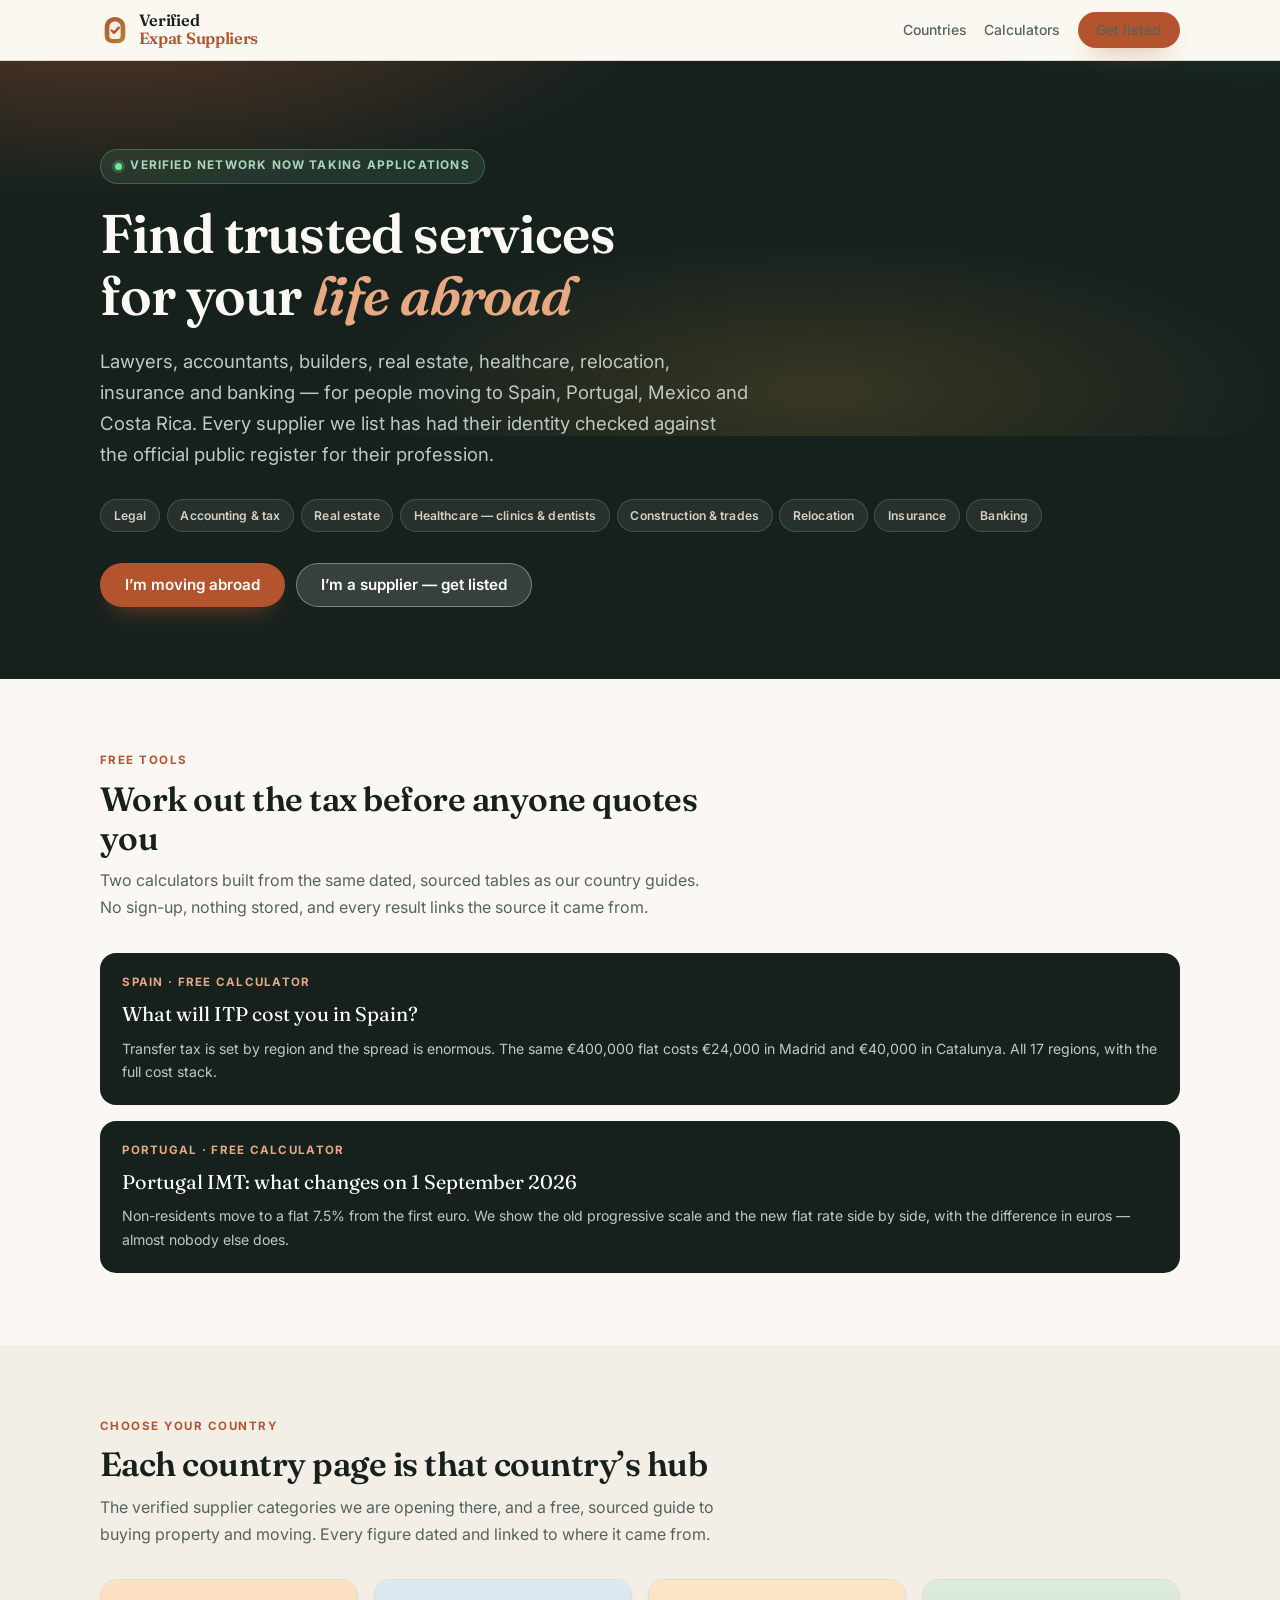
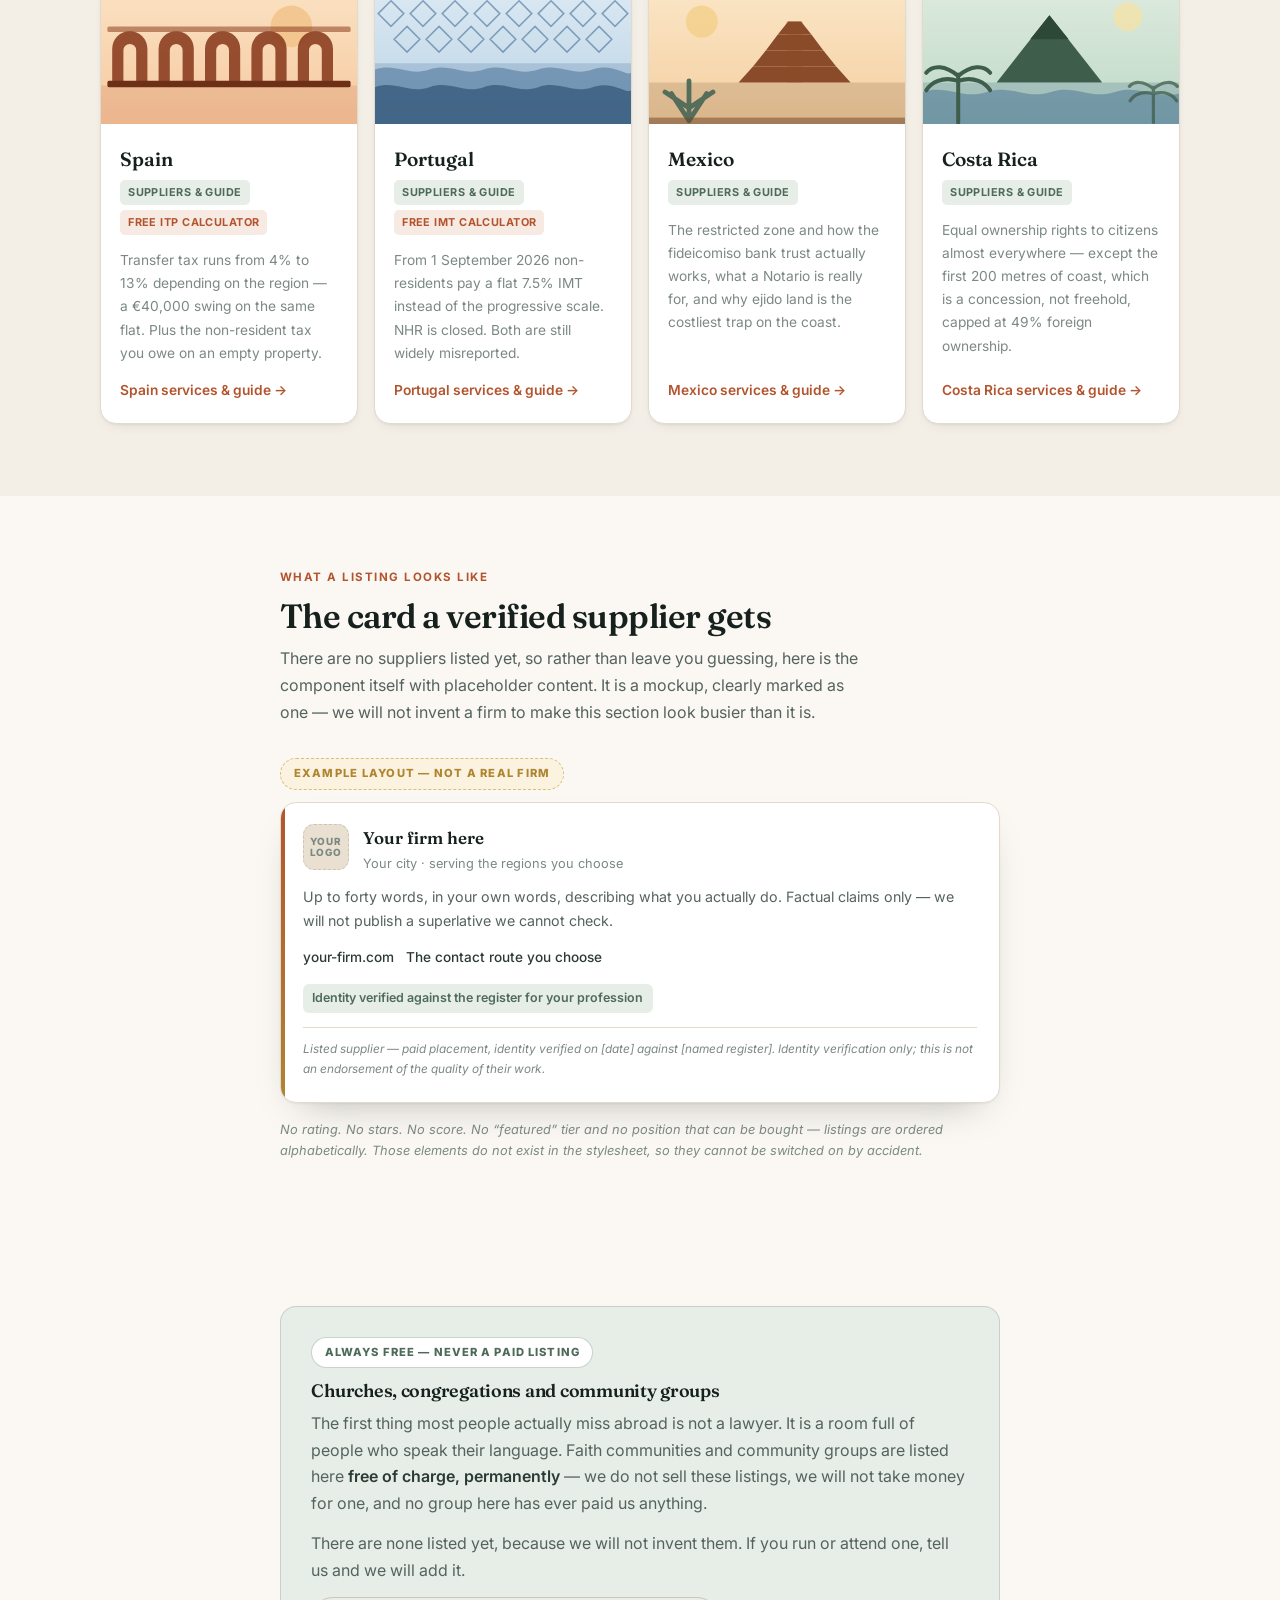
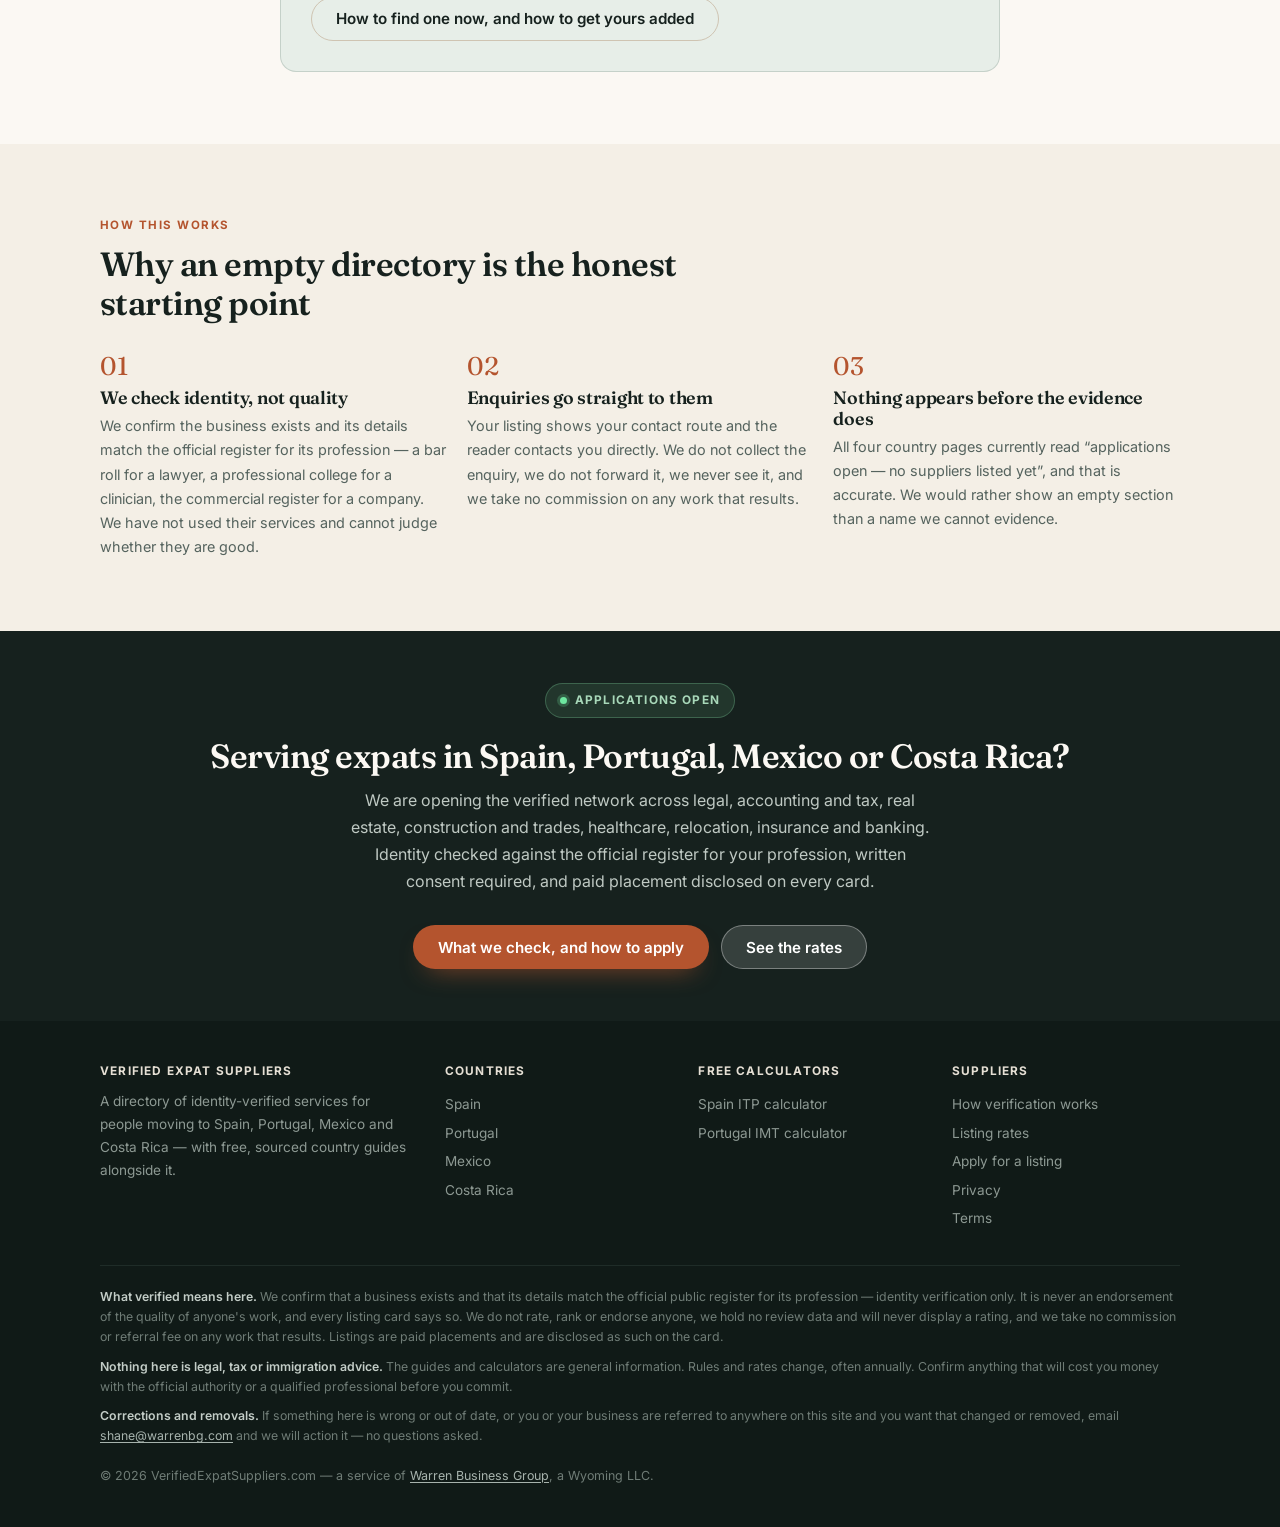
<file: index.html>
<!DOCTYPE html>
<html lang="en">
<head>
  <meta name="google-site-verification" content="yyzo3aQHIK1LxIy3PZMqnrf1hSeuXZPA-B-aoXvJIKo" />
  <meta charset="UTF-8">
  <meta name="viewport" content="width=device-width, initial-scale=1.0">
  <title>Verified Expat Suppliers — Trusted Services for Spain, Portugal, Mexico and Costa Rica</title>
  <meta name="description" content="A directory of identity-verified services for expats — legal, accounting and tax, real estate, construction and trades, healthcare, relocation, insurance and banking — in Spain, Portugal, Mexico and Costa Rica. Free property tax calculators and sourced country guides.">
  <link rel="canonical" href="https://verifiedexpatsuppliers.com/">
  <link rel="icon" href="/assets/logo.svg" type="image/svg+xml">
  <meta name="theme-color" content="#16211E">
  <meta property="og:type" content="website">
  <meta property="og:site_name" content="Verified Expat Suppliers">
  <meta property="og:title" content="Verified Expat Suppliers — Trusted Services for Spain, Portugal, Mexico and Costa Rica">
  <meta property="og:description" content="A directory of identity-verified services for expats — legal, accounting and tax, real estate, construction and trades, healthcare, relocation, insurance and banking — in Spain, Portugal, Mexico and Costa Rica. Free property tax calculators and sourced country guides.">
  <meta property="og:url" content="https://verifiedexpatsuppliers.com/">
  <meta name="twitter:card" content="summary_large_image">
  <meta name="twitter:title" content="Verified Expat Suppliers — Trusted Services for Spain, Portugal, Mexico and Costa Rica">
  <meta name="twitter:description" content="A directory of identity-verified services for expats — legal, accounting and tax, real estate, construction and trades, healthcare, relocation, insurance and banking — in Spain, Portugal, Mexico and Costa Rica. Free property tax calculators and sourced country guides.">
  <link rel="preconnect" href="https://fonts.googleapis.com">
  <link rel="preconnect" href="https://fonts.gstatic.com" crossorigin>
  <link href="https://fonts.googleapis.com/css2?family=Fraunces:opsz,wght@9..144,400;9..144,600&family=Inter:wght@400;500;600;700&display=swap" rel="stylesheet">
  <link rel="stylesheet" href="/assets/site.css">
  <script async src="https://pagead2.googlesyndication.com/pagead/js/adsbygoogle.js?client=ca-pub-6286935824893984" crossorigin="anonymous"></script>
</head>
<body>

<header class="site-head">
  <div class="shell head-in">
    <a class="logo" href="/">
      <img class="logo-mark" src="/assets/logo.svg" alt="" width="30" height="30">
      <span class="logo-txt">Verified<br><em>Expat Suppliers</em></span>
    </a>
    <nav class="head-nav">
      <a href="/#countries" class="nav-hide">Countries</a>
      <a href="/spain/itp-calculator/" class="nav-hide">Calculators</a>
      <a href="/for-suppliers/" class="btn btn-primary btn-sm">Get listed</a>
    </nav>
  </div>
</header>

<section class="hero">
  <div class="shell hero-in">
    <span class="pill pill-open"><span class="dot"></span>Verified network now taking applications</span>
    <h1>Find trusted services for your <span class="accent">life abroad</span></h1>
    <p class="hero-lede">Lawyers, accountants, builders, real estate, healthcare, relocation, insurance and banking &mdash; for people moving to Spain, Portugal, Mexico and Costa Rica. Every supplier we list has had their identity checked against the official public register for their profession.</p>
    <div class="chips"><span class="chip">Legal</span><span class="chip">Accounting &amp; tax</span><span class="chip">Real estate</span><span class="chip">Healthcare &mdash; clinics &amp; dentists</span><span class="chip">Construction &amp; trades</span><span class="chip">Relocation</span><span class="chip">Insurance</span><span class="chip">Banking</span></div>
    <div class="hero-ctas">
      <a class="btn btn-primary" href="#countries">I&rsquo;m moving abroad</a>
      <a class="btn btn-light" href="/for-suppliers/">I&rsquo;m a supplier &mdash; get listed</a>
    </div>
  </div>
</section>

<section class="section">
  <div class="shell">
    <div class="section-head">
      <div class="eyebrow">Free tools</div>
      <h2>Work out the tax before anyone quotes you</h2>
      <p>Two calculators built from the same dated, sourced tables as our country guides. No sign-up, nothing stored, and every result links the source it came from.</p>
    </div>
    <div class="country-grid" style="grid-template-columns:1fr">
      <div style="display:grid;gap:1rem;grid-template-columns:1fr">
        <a class="calc-cta" href="/spain/itp-calculator/" style="margin:0">
          <div class="k">Spain &middot; free calculator</div>
          <div class="t">What will ITP cost you in Spain?</div>
          <div class="d">Transfer tax is set by region and the spread is enormous. The same &euro;400,000 flat costs &euro;24,000 in Madrid and &euro;40,000 in Catalunya. All 17 regions, with the full cost stack.</div>
        </a>
        <a class="calc-cta" href="/portugal/imt-calculator/" style="margin:0">
          <div class="k">Portugal &middot; free calculator</div>
          <div class="t">Portugal IMT: what changes on 1 September 2026</div>
          <div class="d">Non-residents move to a flat 7.5% from the first euro. We show the old progressive scale and the new flat rate side by side, with the difference in euros &mdash; almost nobody else does.</div>
        </a>
      </div>
    </div>
  </div>
</section>

<section class="section section-alt" id="countries">
  <div class="shell">
    <div class="section-head">
      <div class="eyebrow">Choose your country</div>
      <h2>Each country page is that country&rsquo;s hub</h2>
      <p>The verified supplier categories we are opening there, and a free, sourced guide to buying property and moving. Every figure dated and linked to where it came from.</p>
    </div>
    <div class="country-grid">
      <a class="country-card" href="/spain/">
        <img class="country-art" src="/assets/art-spain.svg" alt="" width="320" height="180" loading="lazy">
        <div class="country-body">
          <div class="country-name">Spain</div>
          <div class="country-meta"><span class="tagx">Suppliers &amp; guide</span><span class="tagx tagx-clay">Free ITP calculator</span></div>
          <p class="country-sub">Transfer tax runs from 4% to 13% depending on the region &mdash; a &euro;40,000 swing on the same flat. Plus the non-resident tax you owe on an empty property.</p>
          <span class="country-go">Spain services &amp; guide &rarr;</span>
        </div>
      </a>
      <a class="country-card" href="/portugal/">
        <img class="country-art" src="/assets/art-portugal.svg" alt="" width="320" height="180" loading="lazy">
        <div class="country-body">
          <div class="country-name">Portugal</div>
          <div class="country-meta"><span class="tagx">Suppliers &amp; guide</span><span class="tagx tagx-clay">Free IMT calculator</span></div>
          <p class="country-sub">From 1 September 2026 non-residents pay a flat 7.5% IMT instead of the progressive scale. NHR is closed. Both are still widely misreported.</p>
          <span class="country-go">Portugal services &amp; guide &rarr;</span>
        </div>
      </a>
      <a class="country-card" href="/mexico/">
        <img class="country-art" src="/assets/art-mexico.svg" alt="" width="320" height="180" loading="lazy">
        <div class="country-body">
          <div class="country-name">Mexico</div>
          <div class="country-meta"><span class="tagx">Suppliers &amp; guide</span></div>
          <p class="country-sub">The restricted zone and how the fideicomiso bank trust actually works, what a Notario is really for, and why ejido land is the costliest trap on the coast.</p>
          <span class="country-go">Mexico services &amp; guide &rarr;</span>
        </div>
      </a>
      <a class="country-card" href="/costa-rica/">
        <img class="country-art" src="/assets/art-costa-rica.svg" alt="" width="320" height="180" loading="lazy">
        <div class="country-body">
          <div class="country-name">Costa Rica</div>
          <div class="country-meta"><span class="tagx">Suppliers &amp; guide</span></div>
          <p class="country-sub">Equal ownership rights to citizens almost everywhere &mdash; except the first 200 metres of coast, which is a concession, not freehold, capped at 49% foreign ownership.</p>
          <span class="country-go">Costa Rica services &amp; guide &rarr;</span>
        </div>
      </a>
    </div>
  </div>
</section>

<section class="section">
  <div class="shell-n" style="padding-inline:0">
    <div class="section-head" style="padding-inline:var(--pad)">
      <div class="eyebrow">What a listing looks like</div>
      <h2>The card a verified supplier gets</h2>
      <p>There are no suppliers listed yet, so rather than leave you guessing, here is the component itself with placeholder content. It is a mockup, clearly marked as one &mdash; we will not invent a firm to make this section look busier than it is.</p>
    </div>
    <div style="padding-inline:var(--pad)">
      <div class="sample-wrap">
        <span class="sample-flag">Example layout &mdash; not a real firm</span>
        <div class="supplier-card">
          <div class="sc-top">
            <div class="sc-avatar">Your<br>logo</div>
            <div>
              <div class="sc-name">Your firm here</div>
              <div class="sc-where">Your city &middot; serving the regions you choose</div>
            </div>
          </div>
          <p class="sc-blurb">Up to forty words, in your own words, describing what you actually do. Factual claims only &mdash; we will not publish a superlative we cannot check.</p>
          <div class="sc-row">
            <span>your-firm.com</span>
            <span>The contact route you choose</span>
          </div>
          <span class="sc-verified">Identity verified against the register for your profession</span>
          <span class="sc-disclosure">Listed supplier &mdash; paid placement, identity verified on [date] against [named register]. Identity verification only; this is not an endorsement of the quality of their work.</span>
        </div>
        <p class="calc-note" style="margin-top:1rem">No rating. No stars. No score. No &ldquo;featured&rdquo; tier and no position that can be bought &mdash; listings are ordered alphabetically. Those elements do not exist in the stylesheet, so they cannot be switched on by accident.</p>
      </div>
    </div>
  </div>
</section>


<section class="section">
  <div class="shell-n" style="padding-inline:0">
    <div style="padding-inline:var(--pad)">
      <div class="free-band">
        <span class="free-tag">Always free &mdash; never a paid listing</span>
        <h3>Churches, congregations and community groups</h3>
        <p>The first thing most people actually miss abroad is not a lawyer. It is a room full of people who speak their language. Faith communities and community groups are listed here <strong>free of charge, permanently</strong> &mdash; we do not sell these listings, we will not take money for one, and no group here has ever paid us anything.</p>
        <p>There are none listed yet, because we will not invent them. If you run or attend one, tell us and we will add it.</p>
        <a class="btn btn-outline" href="/community/">How to find one now, and how to get yours added</a>
      </div>
    </div>
  </div>
</section>

<section class="section section-alt">
  <div class="shell">
    <div class="section-head">
      <div class="eyebrow">How this works</div>
      <h2>Why an empty directory is the honest starting point</h2>
    </div>
    <div class="feature">
      <div class="feature-item">
        <span class="feature-num">01</span>
        <h3>We check identity, not quality</h3>
        <p>We confirm the business exists and its details match the official register for its profession &mdash; a bar roll for a lawyer, a professional college for a clinician, the commercial register for a company. We have not used their services and cannot judge whether they are good.</p>
      </div>
      <div class="feature-item">
        <span class="feature-num">02</span>
        <h3>Enquiries go straight to them</h3>
        <p>Your listing shows your contact route and the reader contacts you directly. We do not collect the enquiry, we do not forward it, we never see it, and we take no commission on any work that results.</p>
      </div>
      <div class="feature-item">
        <span class="feature-num">03</span>
        <h3>Nothing appears before the evidence does</h3>
        <p>All four country pages currently read &ldquo;applications open &mdash; no suppliers listed yet&rdquo;, and that is accurate. We would rather show an empty section than a name we cannot evidence.</p>
      </div>
    </div>
  </div>
</section>


<section class="band">
  <div class="shell band-in">
    <span class="pill pill-open"><span class="dot"></span>Applications open</span>
    <h2>Serving expats in Spain, Portugal, Mexico or Costa Rica?</h2>
    <p>We are opening the verified network across legal, accounting and tax, real estate, construction and trades, healthcare, relocation, insurance and banking. Identity checked against the official register for your profession, written consent required, and paid placement disclosed on every card.</p>
    <div class="hero-ctas" style="justify-content:center">
      <a class="btn btn-primary" href="/for-suppliers/">What we check, and how to apply</a>
      <a class="btn btn-light" href="/pricing/">See the rates</a>
    </div>
  </div>
</section>


<footer class="site-foot">
  <div class="shell">
    <div class="foot-cols">
      <div class="foot-brand">
        <h4>Verified Expat Suppliers</h4>
        <p>A directory of identity-verified services for people moving to Spain, Portugal, Mexico and Costa Rica &mdash; with free, sourced country guides alongside it.</p>
      </div>
      <div>
        <h4>Countries</h4>
        <a href="/spain/">Spain</a>
        <a href="/portugal/">Portugal</a>
        <a href="/mexico/">Mexico</a>
        <a href="/costa-rica/">Costa Rica</a>
      </div>
      <div>
        <h4>Free calculators</h4>
        <a href="/spain/itp-calculator/">Spain ITP calculator</a>
        <a href="/portugal/imt-calculator/">Portugal IMT calculator</a>
      </div>
      <div>
        <h4>Suppliers</h4>
        <a href="/for-suppliers/">How verification works</a>
        <a href="/pricing/">Listing rates</a>
        <a href="/apply/">Apply for a listing</a>
        <a href="/privacy.html">Privacy</a>
        <a href="/terms.html">Terms</a>
      </div>
    </div>
    <div class="foot-small">
      <p><strong style="color:#C3CDC7">What verified means here.</strong> We confirm that a business exists and that its details match the official public register for its profession &mdash; identity verification only. It is never an endorsement of the quality of anyone's work, and every listing card says so. We do not rate, rank or endorse anyone, we hold no review data and will never display a rating, and we take no commission or referral fee on any work that results. Listings are paid placements and are disclosed as such on the card.</p>
      <p><strong style="color:#C3CDC7">Nothing here is legal, tax or immigration advice.</strong> The guides and calculators are general information. Rules and rates change, often annually. Confirm anything that will cost you money with the official authority or a qualified professional before you commit.</p>
      <p><strong style="color:#C3CDC7">Corrections and removals.</strong> If something here is wrong or out of date, or you or your business are referred to anywhere on this site and you want that changed or removed, email <a href="mailto:shane@warrenbg.com?subject=verifiedexpatsuppliers.com%20correction%20or%20removal">shane@warrenbg.com</a> and we will action it &mdash; no questions asked.</p>
      <p class="foot-base">&copy; 2026 VerifiedExpatSuppliers.com &mdash; a service of <a href="https://warrenbg.com">Warren Business Group</a>, a Wyoming LLC.</p>
    </div>
  </div>
</footer>

</body>
</html>
</file>
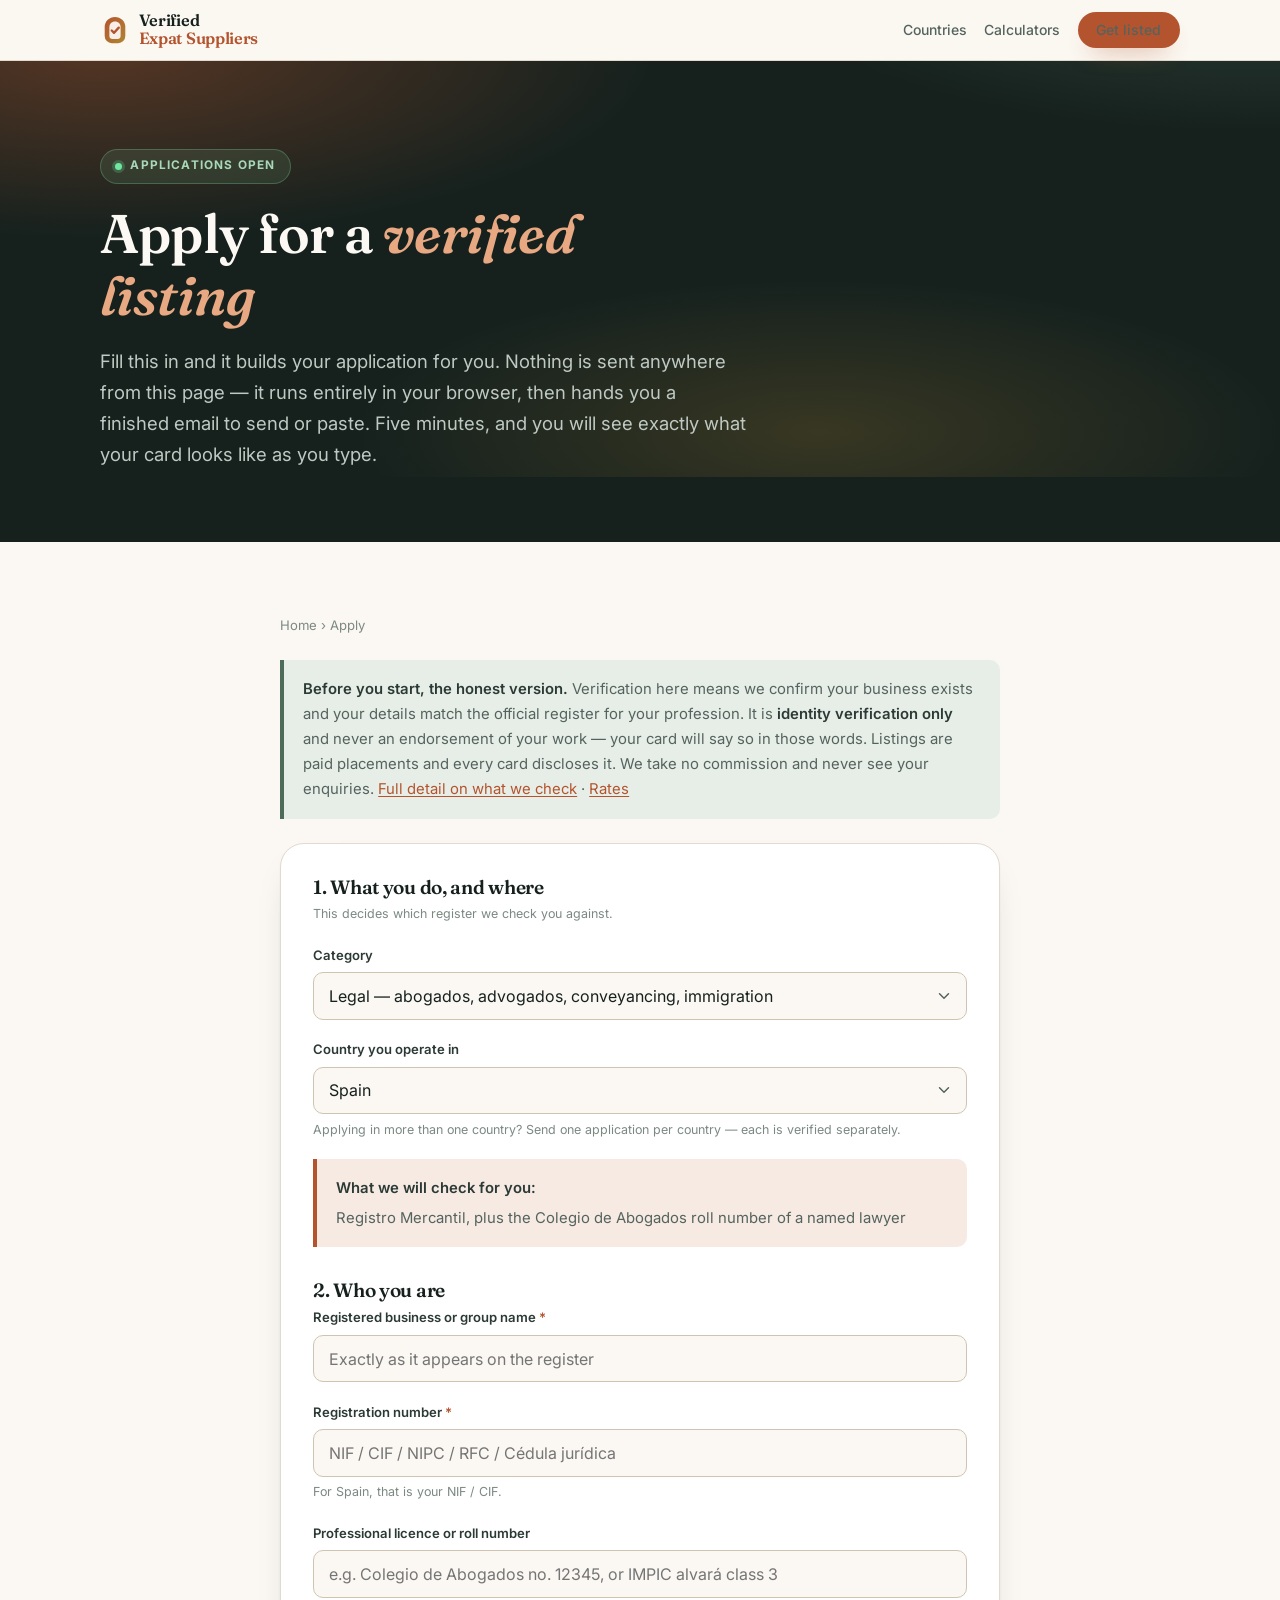
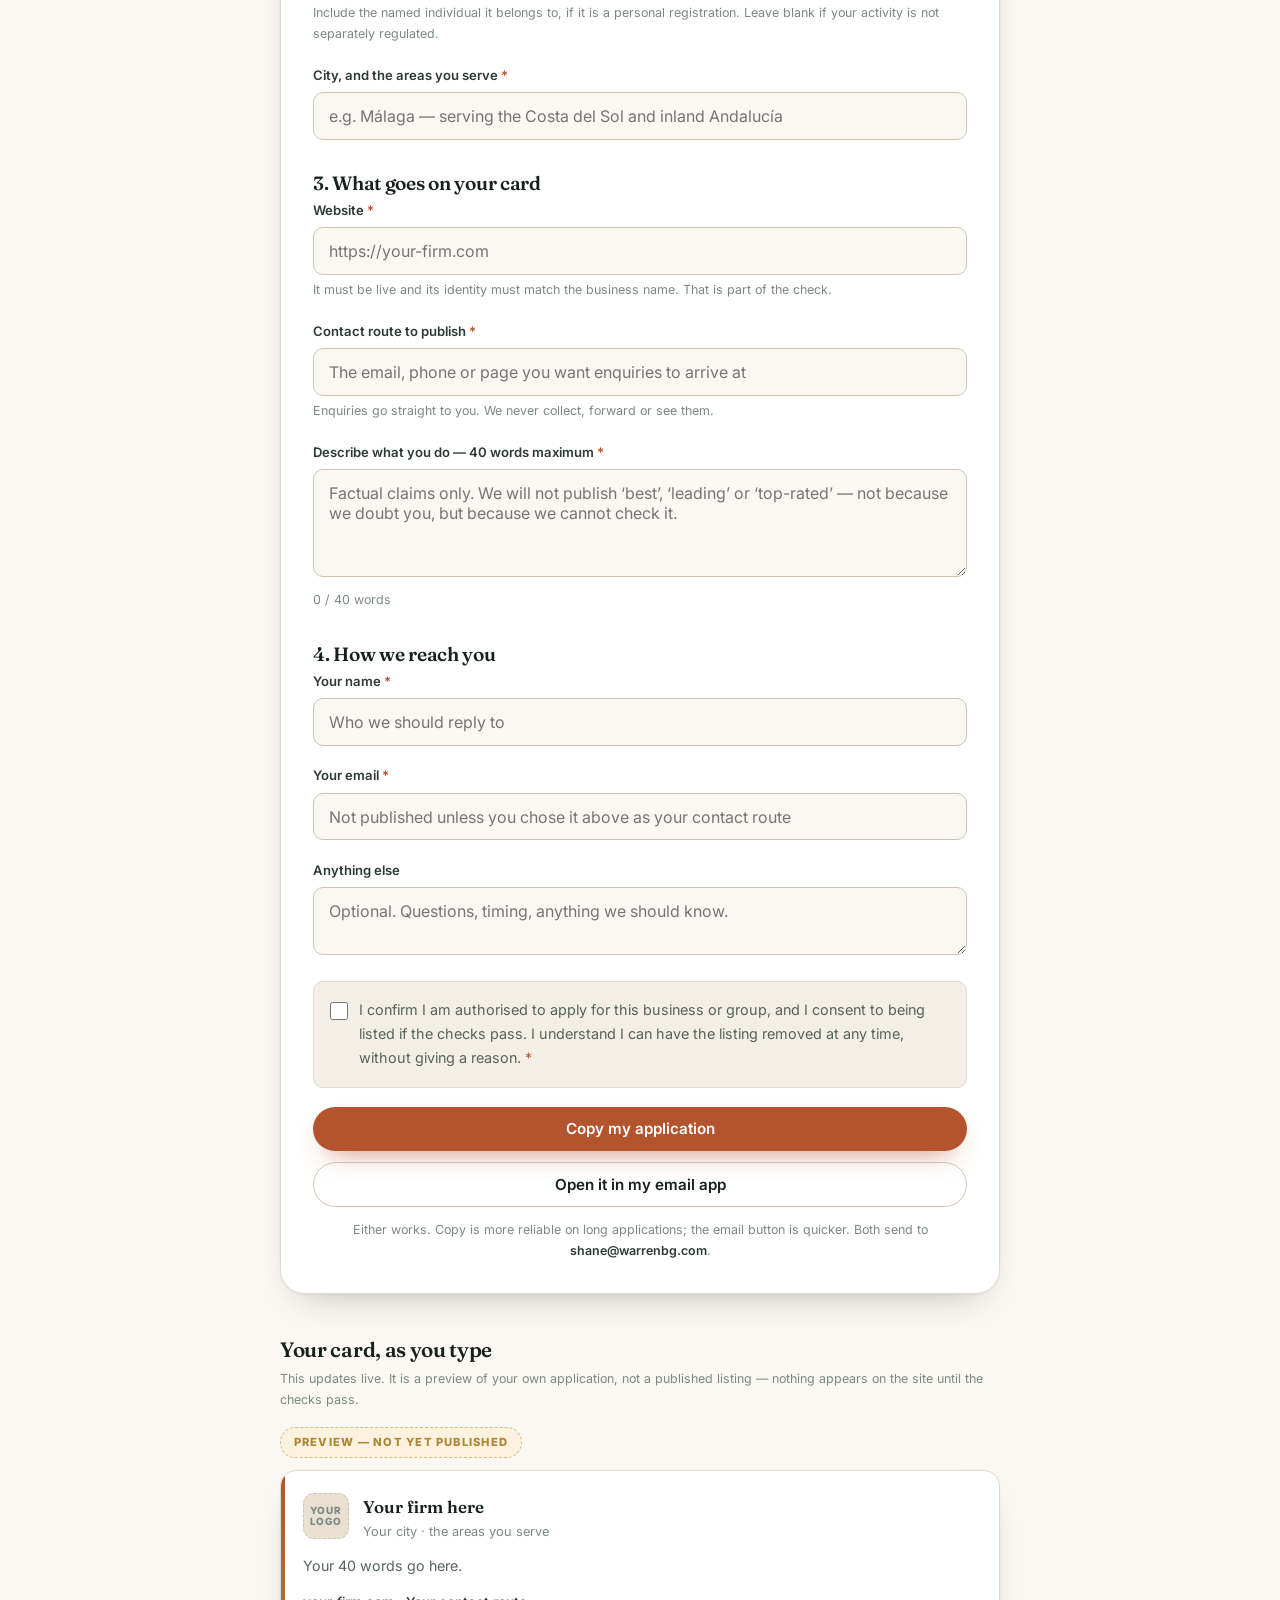
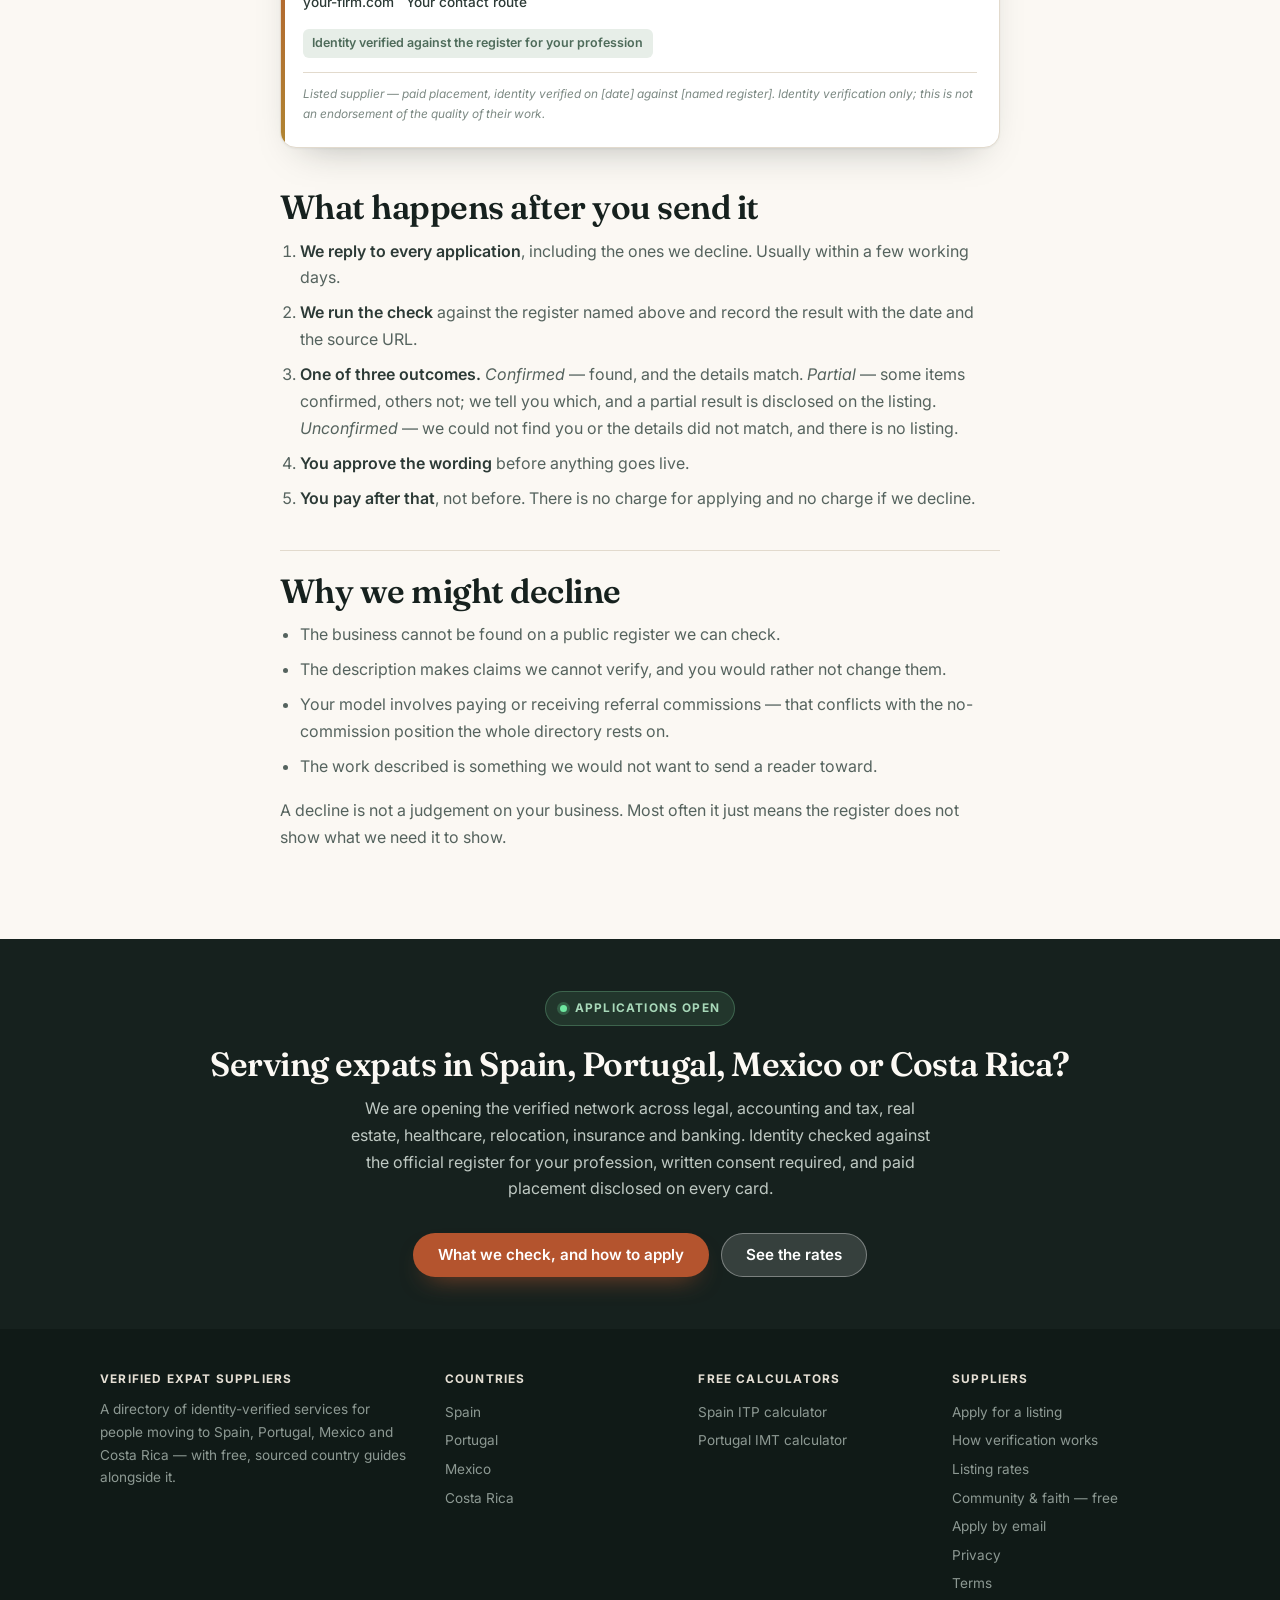
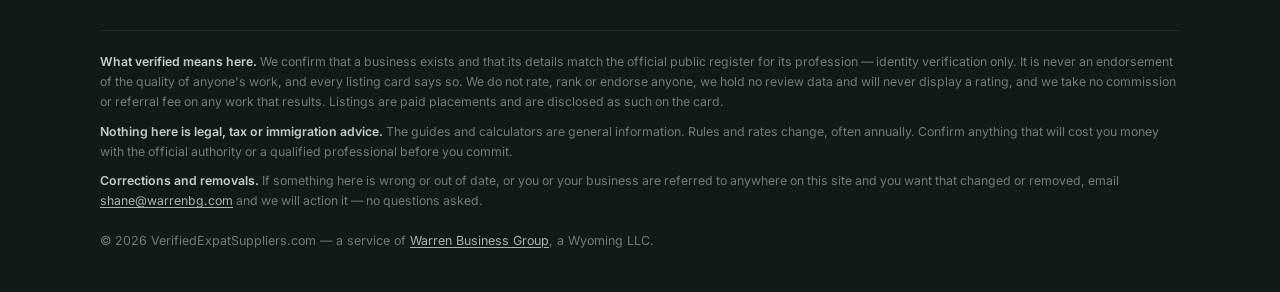
<file: apply/index.html>
<!DOCTYPE html>
<html lang="en">
<head>
  <meta name="google-site-verification" content="yyzo3aQHIK1LxIy3PZMqnrf1hSeuXZPA-B-aoXvJIKo" />
  <meta charset="UTF-8">
  <meta name="viewport" content="width=device-width, initial-scale=1.0">
  <title>Apply for a Verified Listing — Supplier Application Form</title>
  <meta name="description" content="Apply to be listed on the verified expat supplier directory. Tells you exactly which register we check for your category and country, previews your card as you type, and builds the application for you. No account needed.">
  <link rel="canonical" href="https://verifiedexpatsuppliers.com/apply/">
  <link rel="icon" href="/assets/logo.svg" type="image/svg+xml">
  <meta name="theme-color" content="#16211E">
  <meta property="og:type" content="website">
  <meta property="og:site_name" content="Verified Expat Suppliers">
  <meta property="og:title" content="Apply for a Verified Listing — Supplier Application Form">
  <meta property="og:description" content="Apply to be listed on the verified expat supplier directory. Tells you exactly which register we check for your category and country, previews your card as you type, and builds the application for you. No account needed.">
  <meta property="og:url" content="https://verifiedexpatsuppliers.com/apply/">
  <meta name="twitter:card" content="summary_large_image">
  <meta name="twitter:title" content="Apply for a Verified Listing — Supplier Application Form">
  <meta name="twitter:description" content="Apply to be listed on the verified expat supplier directory. Tells you exactly which register we check for your category and country, previews your card as you type, and builds the application for you. No account needed.">
  <link rel="preconnect" href="https://fonts.googleapis.com">
  <link rel="preconnect" href="https://fonts.gstatic.com" crossorigin>
  <link href="https://fonts.googleapis.com/css2?family=Fraunces:opsz,wght@9..144,400;9..144,600&family=Inter:wght@400;500;600;700&display=swap" rel="stylesheet">
  <link rel="stylesheet" href="/assets/site.css">
  <script async src="https://pagead2.googlesyndication.com/pagead/js/adsbygoogle.js?client=ca-pub-6286935824893984" crossorigin="anonymous"></script>
</head>
<body>

<header class="site-head">
  <div class="shell head-in">
    <a class="logo" href="/">
      <img class="logo-mark" src="/assets/logo.svg" alt="" width="30" height="30">
      <span class="logo-txt">Verified<br><em>Expat Suppliers</em></span>
    </a>
    <nav class="head-nav">
      <a href="/#countries" class="nav-hide">Countries</a>
      <a href="/spain/itp-calculator/" class="nav-hide">Calculators</a>
      <a href="/for-suppliers/" class="btn btn-primary btn-sm">Get listed</a>
    </nav>
  </div>
</header>

<section class="hero">
  <div class="shell hero-in">
    <span class="pill pill-open"><span class="dot"></span>Applications open</span>
    <h1>Apply for a <span class="accent">verified listing</span></h1>
    <p class="hero-lede">Fill this in and it builds your application for you. Nothing is sent anywhere from this page &mdash; it runs entirely in your browser, then hands you a finished email to send or paste. Five minutes, and you will see exactly what your card looks like as you type.</p>
  </div>
</section>

<div class="shell-n section">
  <div class="crumb"><a href="/">Home</a> &rsaquo; Apply</div>

  <div class="callout">
    <p><strong>Before you start, the honest version.</strong> Verification here means we confirm your business exists and your details match the official register for your profession. It is <strong>identity verification only</strong> and never an endorsement of your work &mdash; your card will say so in those words. Listings are paid placements and every card discloses it. We take no commission and never see your enquiries. <a href="/for-suppliers/">Full detail on what we check</a> &middot; <a href="/pricing/">Rates</a></p>
  </div>

  <form class="calc" id="applyForm" novalidate>
    <h2 style="font-size:1.2rem;margin-bottom:.3rem">1. What you do, and where</h2>
    <p class="calc-hint" style="margin-bottom:1.2rem">This decides which register we check you against.</p>

    <div class="calc-field">
      <label class="calc-label" for="f_cat">Category</label>
      <select class="input" id="f_cat"><option value="legal" data-reg="legal" data-paid="1">Legal — abogados, advogados, conveyancing, immigration</option><option value="accounting" data-reg="company" data-paid="1">Accounting & tax — asesores fiscales, contabilistas, gestores</option><option value="realestate" data-reg="company" data-paid="1">Real estate — buyer’s agents, agencies, property finders</option><option value="construction" data-reg="construction" data-paid="1">Construction & trades — builders, reformas, architects, project managers</option><option value="health" data-reg="health" data-paid="1">Healthcare — clinics, dentists, GP practices</option><option value="relocation" data-reg="none" data-paid="1">Relocation — consultants, removals, visa and residency support</option><option value="insurance" data-reg="finance" data-paid="1">Insurance — brokers and agents</option><option value="banking" data-reg="finance" data-paid="1">Banking — mortgage brokers, currency specialists</option><option value="community" data-reg="none" data-paid="0">Community or faith group — FREE, never a paid listing</option></select>
    </div>
    <div class="calc-field">
      <label class="calc-label" for="f_country">Country you operate in</label>
      <select class="input" id="f_country"><option value="spain">Spain</option><option value="portugal">Portugal</option><option value="mexico">Mexico</option><option value="costa-rica">Costa Rica</option></select>
      <p class="calc-hint">Applying in more than one country? Send one application per country &mdash; each is verified separately.</p>
    </div>

    <div class="callout callout-clay" id="regBox" style="margin-top:0">
      <p style="margin-bottom:.3rem"><strong>What we will check for you:</strong></p>
      <p id="regText" style="margin-bottom:0">&mdash;</p>
    </div>

    <div id="freeNotice" class="callout" hidden>
      <p style="margin-bottom:0"><strong>This one is free.</strong> Community and faith groups are never charged, so skip anything below that does not apply &mdash; we mainly need the name, where you meet, and a contact. <a href="/community/">More on free community listings</a>.</p>
    </div>

    <h2 style="font-size:1.2rem;margin:2rem 0 .3rem">2. Who you are</h2>
    <div class="calc-field">
      <label class="calc-label" for="f_name">Registered business or group name <span style="color:var(--clay)">*</span></label>
      <input class="input" id="f_name" type="text" placeholder="Exactly as it appears on the register">
    </div>
    <div class="calc-field" id="regNumField">
      <label class="calc-label" for="f_regnum">Registration number <span style="color:var(--clay)">*</span></label>
      <input class="input" id="f_regnum" type="text" placeholder="NIF / CIF / NIPC / RFC / C&eacute;dula jur&iacute;dica">
      <p class="calc-hint" id="regNumHint">The company number for your country.</p>
    </div>
    <div class="calc-field" id="licField">
      <label class="calc-label" for="f_licence">Professional licence or roll number</label>
      <input class="input" id="f_licence" type="text" placeholder="e.g. Colegio de Abogados no. 12345, or IMPIC alvar&aacute; class 3">
      <p class="calc-hint">Include the named individual it belongs to, if it is a personal registration. Leave blank if your activity is not separately regulated.</p>
    </div>
    <div class="calc-field">
      <label class="calc-label" for="f_city">City, and the areas you serve <span style="color:var(--clay)">*</span></label>
      <input class="input" id="f_city" type="text" placeholder="e.g. M&aacute;laga &mdash; serving the Costa del Sol and inland Andaluc&iacute;a">
    </div>

    <h2 style="font-size:1.2rem;margin:2rem 0 .3rem">3. What goes on your card</h2>
    <div class="calc-field">
      <label class="calc-label" for="f_web">Website <span style="color:var(--clay)">*</span></label>
      <input class="input" id="f_web" type="text" placeholder="https://your-firm.com">
      <p class="calc-hint">It must be live and its identity must match the business name. That is part of the check.</p>
    </div>
    <div class="calc-field">
      <label class="calc-label" for="f_contact">Contact route to publish <span style="color:var(--clay)">*</span></label>
      <input class="input" id="f_contact" type="text" placeholder="The email, phone or page you want enquiries to arrive at">
      <p class="calc-hint">Enquiries go straight to you. We never collect, forward or see them.</p>
    </div>
    <div class="calc-field">
      <label class="calc-label" for="f_blurb">Describe what you do &mdash; 40 words maximum <span style="color:var(--clay)">*</span></label>
      <textarea class="input" id="f_blurb" rows="4" placeholder="Factual claims only. We will not publish &lsquo;best&rsquo;, &lsquo;leading&rsquo; or &lsquo;top-rated&rsquo; — not because we doubt you, but because we cannot check it."></textarea>
      <p class="calc-hint"><span id="wc">0</span> / 40 words<span id="wcWarn" style="color:var(--clay);font-weight:600"></span></p>
    </div>

    <h2 style="font-size:1.2rem;margin:2rem 0 .3rem">4. How we reach you</h2>
    <div class="calc-field">
      <label class="calc-label" for="f_person">Your name <span style="color:var(--clay)">*</span></label>
      <input class="input" id="f_person" type="text" placeholder="Who we should reply to">
    </div>
    <div class="calc-field">
      <label class="calc-label" for="f_email">Your email <span style="color:var(--clay)">*</span></label>
      <input class="input" id="f_email" type="email" placeholder="Not published unless you chose it above as your contact route">
    </div>
    <div class="calc-field">
      <label class="calc-label" for="f_notes">Anything else</label>
      <textarea class="input" id="f_notes" rows="2" placeholder="Optional. Questions, timing, anything we should know."></textarea>
    </div>

    <div class="calc-field" style="background:var(--paper-2);border:1px solid var(--line);border-radius:var(--r-sm);padding:1rem">
      <label style="display:flex;gap:.7rem;align-items:flex-start;cursor:pointer;font-size:.9rem">
        <input type="checkbox" id="f_consent" style="margin-top:.25rem;width:18px;height:18px;flex-shrink:0;accent-color:var(--clay)">
        <span>I confirm I am authorised to apply for this business or group, and I consent to being listed if the checks pass. I understand I can have the listing removed at any time, without giving a reason. <span style="color:var(--clay)">*</span></span>
      </label>
    </div>

    <p id="errBox" class="calc-hint" style="color:var(--clay);font-weight:600" hidden></p>

    <div style="display:grid;gap:.7rem;margin-top:1.2rem">
      <button class="btn btn-primary" id="btnCopy" type="button">Copy my application</button>
      <a class="btn btn-outline" id="btnMail" href="#">Open it in my email app</a>
    </div>
    <p class="calc-hint" style="text-align:center;margin-top:.8rem">Either works. Copy is more reliable on long applications; the email button is quicker. Both send to <strong>shane@warrenbg.com</strong>.</p>
  </form>

  <h2 style="font-size:1.3rem;margin:2.75rem 0 .4rem">Your card, as you type</h2>
  <p class="calc-hint" style="margin-bottom:1rem">This updates live. It is a preview of your own application, not a published listing &mdash; nothing appears on the site until the checks pass.</p>
  <div class="sample-wrap">
    <span class="sample-flag">Preview &mdash; not yet published</span>
    <div class="supplier-card">
      <div class="sc-top">
        <div class="sc-avatar">Your<br>logo</div>
        <div>
          <div class="sc-name" id="pvName">Your firm here</div>
          <div class="sc-where" id="pvWhere">Your city &middot; the areas you serve</div>
        </div>
      </div>
      <p class="sc-blurb" id="pvBlurb">Your 40 words go here.</p>
      <div class="sc-row"><span id="pvWeb">your-firm.com</span><span id="pvContact">Your contact route</span></div>
      <span class="sc-verified" id="pvVerified">Identity verified against the register for your profession</span>
      <span class="sc-disclosure" id="pvDisc">Listed supplier &mdash; paid placement, identity verified on [date] against [named register]. Identity verification only; this is not an endorsement of the quality of their work.</span>
    </div>
  </div>

  <div class="prose" style="margin-top:2.5rem">
    <h2 style="border-top:none;padding-top:0">What happens after you send it</h2>
    <ol>
      <li><strong>We reply to every application</strong>, including the ones we decline. Usually within a few working days.</li>
      <li><strong>We run the check</strong> against the register named above and record the result with the date and the source URL.</li>
      <li><strong>One of three outcomes.</strong> <em>Confirmed</em> &mdash; found, and the details match. <em>Partial</em> &mdash; some items confirmed, others not; we tell you which, and a partial result is disclosed on the listing. <em>Unconfirmed</em> &mdash; we could not find you or the details did not match, and there is no listing.</li>
      <li><strong>You approve the wording</strong> before anything goes live.</li>
      <li><strong>You pay after that</strong>, not before. There is no charge for applying and no charge if we decline.</li>
    </ol>

    <h2>Why we might decline</h2>
    <ul>
      <li>The business cannot be found on a public register we can check.</li>
      <li>The description makes claims we cannot verify, and you would rather not change them.</li>
      <li>Your model involves paying or receiving referral commissions &mdash; that conflicts with the no-commission position the whole directory rests on.</li>
      <li>The work described is something we would not want to send a reader toward.</li>
    </ul>
    <p>A decline is not a judgement on your business. Most often it just means the register does not show what we need it to show.</p>
  </div>
</div>


<section class="band">
  <div class="shell band-in">
    <span class="pill pill-open"><span class="dot"></span>Applications open</span>
    <h2>Serving expats in Spain, Portugal, Mexico or Costa Rica?</h2>
    <p>We are opening the verified network across legal, accounting and tax, real estate, healthcare, relocation, insurance and banking. Identity checked against the official register for your profession, written consent required, and paid placement disclosed on every card.</p>
    <div class="hero-ctas" style="justify-content:center">
      <a class="btn btn-primary" href="/for-suppliers/">What we check, and how to apply</a>
      <a class="btn btn-light" href="/pricing/">See the rates</a>
    </div>
  </div>
</section>

<script>
const REG = {"spain": {"company": "Registro Mercantil entry and NIF/CIF", "legal": "Registro Mercantil, plus the Colegio de Abogados roll number of a named lawyer", "construction": "Registro de Empresas Acreditadas (REA) for your autonomous community; for an architect or aparejador, the relevant Colegio", "health": "The practitioner\u2019s Colegio \u2014 Colegio de M\u00e9dicos or Colegio de Dentistas \u2014 plus the clinic\u2019s own registration", "finance": "The DGSFP register for insurance mediation, or Banco de Espa\u00f1a for credit intermediaries", "none": "Registro Mercantil entry and NIF/CIF (this activity is not separately regulated)"}, "portugal": {"company": "Registo Comercial (NIPC)", "legal": "Registo Comercial, plus the Ordem dos Advogados roll number of a named lawyer", "construction": "IMPIC alvar\u00e1 number and class (or certificado, for works under \u20ac40,000)", "health": "Ordem dos M\u00e9dicos or Ordem dos M\u00e9dicos Dentistas registration of a named practitioner, plus the clinic\u2019s registration", "finance": "ASF register for insurance mediation, or Banco de Portugal for credit intermediaries", "none": "Registo Comercial (NIPC). This activity is not separately regulated in Portugal"}, "mexico": {"company": "RFC registration", "legal": "RFC, plus the c\u00e9dula profesional of a named lawyer (publicly searchable via the SEP)", "construction": "C\u00e9dula profesional of the named architect or engineer, plus their Director Responsable de Obra registration with the state or municipality", "health": "C\u00e9dula profesional of a named practitioner, plus the clinic\u2019s COFEPRIS registration where applicable", "finance": "CNSF register for insurance intermediaries, or CNBV for financial intermediaries", "none": "RFC registration. This activity is not separately regulated in Mexico"}, "costa-rica": {"company": "C\u00e9dula jur\u00eddica via the Registro Nacional", "legal": "C\u00e9dula jur\u00eddica, plus the Colegio de Abogados y Abogadas registration of a named lawyer", "construction": "CFIA registration \u2014 Colegio Federado de Ingenieros y de Arquitectos \u2014 for the firm and at least one named professional", "health": "Colegio de M\u00e9dicos y Cirujanos or Colegio de Cirujanos Dentistas registration of a named practitioner", "finance": "SUGESE register for insurance intermediaries, or SUGEF for financial intermediaries", "none": "C\u00e9dula jur\u00eddica via the Registro Nacional. This activity is not separately regulated"}};
const el = id => document.getElementById(id);
const REGNUM_LABEL = { spain:'NIF / CIF', portugal:'NIPC', mexico:'RFC', 'costa-rica':'C\u00e9dula jur\u00eddica' };

function catOpt() { return el('f_cat').selectedOptions[0]; }
function isPaid() { return catOpt().dataset.paid === '1'; }

function syncCategory() {
  const fam = catOpt().dataset.reg;
  const country = el('f_country').value;
  el('regText').textContent = REG[country][fam];
  el('regNumHint').textContent = 'For ' + el('f_country').selectedOptions[0].text + ', that is your ' + REGNUM_LABEL[country] + '.';
  el('freeNotice').hidden = isPaid();
  el('pvDisc').textContent = isPaid()
    ? 'Listed supplier \u2014 paid placement, identity verified on [date] against [named register]. Identity verification only; this is not an endorsement of the quality of their work.'
    : 'Community listing \u2014 free of charge, never a paid placement. Listed on [date]. We do not verify or endorse community groups.';
  el('pvVerified').textContent = isPaid()
    ? 'Identity verified against the register for your profession'
    : 'Free community listing \u2014 no payment, no verification claimed';
  el('regBox').hidden = !isPaid();
  el('regNumField').hidden = !isPaid();
  el('licField').hidden = !isPaid();
  preview();
}

function words(s) { return s.trim() ? s.trim().split(/\s+/) : []; }

function preview() {
  const v = id => el(id).value.trim();
  el('pvName').textContent = v('f_name') || 'Your firm here';
  el('pvWhere').textContent = v('f_city') || 'Your city \u00b7 the areas you serve';
  el('pvBlurb').textContent = v('f_blurb') || 'Your 40 words go here.';
  el('pvWeb').textContent = v('f_web').replace(/^https?:\/\//, '') || 'your-firm.com';
  el('pvContact').textContent = v('f_contact') || 'Your contact route';
  const n = words(el('f_blurb').value).length;
  el('wc').textContent = n;
  el('wcWarn').textContent = n > 40 ? '  \u2014 ' + (n - 40) + ' over; we will ask you to trim it' : '';
}

function buildText() {
  const v = id => el(id).value.trim();
  const L = [];
  L.push('SUPPLIER LISTING APPLICATION');
  L.push('');
  L.push('Category:            ' + catOpt().text);
  L.push('Country:             ' + el('f_country').selectedOptions[0].text);
  L.push('Paid or free:        ' + (isPaid() ? 'Paid listing' : 'FREE community listing'));
  L.push('');
  L.push('Business/group name: ' + v('f_name'));
  if (isPaid()) {
    L.push('Registration number: ' + v('f_regnum'));
    L.push('Professional licence:' + (v('f_licence') ? ' ' + v('f_licence') : ' (none / not regulated)'));
  }
  L.push('City and areas:      ' + v('f_city'));
  L.push('Website:             ' + v('f_web'));
  L.push('Contact to publish:  ' + v('f_contact'));
  L.push('');
  L.push('Description (' + words(el('f_blurb').value).length + ' words):');
  L.push(v('f_blurb'));
  L.push('');
  L.push('Contact person:      ' + v('f_person'));
  L.push('Reply-to email:      ' + v('f_email'));
  if (v('f_notes')) { L.push(''); L.push('Notes:'); L.push(v('f_notes')); }
  L.push('');
  L.push('Register you will check: ' + el('regText').textContent);
  L.push('');
  L.push('Consent: I am authorised to apply for this business or group and consent to');
  L.push('being listed if the checks pass. I understand I can have the listing removed');
  L.push('at any time without giving a reason.');
  return L.join('\n');
}

function validate() {
  const need = [['f_name','the registered name'], ['f_city','your city and areas'],
                ['f_web','your website'], ['f_contact','a contact route to publish'],
                ['f_blurb','a description'], ['f_person','your name'], ['f_email','your email']];
  if (isPaid()) need.splice(1, 0, ['f_regnum','your registration number']);
  const missing = need.filter(([id]) => !el(id).value.trim()).map(([, l]) => l);
  if (!el('f_consent').checked) missing.push('the consent tick');
  if (missing.length) {
    el('errBox').hidden = false;
    el('errBox').textContent = 'Still needed: ' + missing.join(', ') + '.';
    return false;
  }
  el('errBox').hidden = true;
  return true;
}

el('btnCopy').addEventListener('click', async () => {
  if (!validate()) return;
  const text = buildText();
  try {
    await navigator.clipboard.writeText(text);
    el('btnCopy').textContent = 'Copied \u2014 now paste it into an email to shane@warrenbg.com';
  } catch (e) {
    el('errBox').hidden = false;
    el('errBox').textContent = 'Your browser blocked the copy. Use the email button below instead.';
  }
});

el('btnMail').addEventListener('click', e => {
  if (!validate()) { e.preventDefault(); return; }
  const subj = 'Supplier listing \u2014 ' + (el('f_name').value.trim() || '') + ' (' + el('f_country').selectedOptions[0].text + ')';
  e.target.closest('a').href = 'mailto:shane@warrenbg.com?subject=' + encodeURIComponent(subj) + '&body=' + encodeURIComponent(buildText());
});

['f_cat','f_country'].forEach(id => el(id).addEventListener('change', syncCategory));
['f_name','f_city','f_web','f_contact','f_blurb'].forEach(id => el(id).addEventListener('input', preview));
syncCategory();
</script>

<footer class="site-foot">
  <div class="shell">
    <div class="foot-cols">
      <div class="foot-brand">
        <h4>Verified Expat Suppliers</h4>
        <p>A directory of identity-verified services for people moving to Spain, Portugal, Mexico and Costa Rica &mdash; with free, sourced country guides alongside it.</p>
      </div>
      <div>
        <h4>Countries</h4>
        <a href="/spain/">Spain</a>
        <a href="/portugal/">Portugal</a>
        <a href="/mexico/">Mexico</a>
        <a href="/costa-rica/">Costa Rica</a>
      </div>
      <div>
        <h4>Free calculators</h4>
        <a href="/spain/itp-calculator/">Spain ITP calculator</a>
        <a href="/portugal/imt-calculator/">Portugal IMT calculator</a>
      </div>
      <div>
        <h4>Suppliers</h4>
        <a href="/apply/">Apply for a listing</a>
        <a href="/for-suppliers/">How verification works</a>
        <a href="/pricing/">Listing rates</a>
        <a href="/community/">Community &amp; faith &mdash; free</a>
        <a href="mailto:shane@warrenbg.com?subject=Supplier%20listing">Apply by email</a>
        <a href="/privacy.html">Privacy</a>
        <a href="/terms.html">Terms</a>
      </div>
    </div>
    <div class="foot-small">
      <p><strong style="color:#C3CDC7">What verified means here.</strong> We confirm that a business exists and that its details match the official public register for its profession &mdash; identity verification only. It is never an endorsement of the quality of anyone's work, and every listing card says so. We do not rate, rank or endorse anyone, we hold no review data and will never display a rating, and we take no commission or referral fee on any work that results. Listings are paid placements and are disclosed as such on the card.</p>
      <p><strong style="color:#C3CDC7">Nothing here is legal, tax or immigration advice.</strong> The guides and calculators are general information. Rules and rates change, often annually. Confirm anything that will cost you money with the official authority or a qualified professional before you commit.</p>
      <p><strong style="color:#C3CDC7">Corrections and removals.</strong> If something here is wrong or out of date, or you or your business are referred to anywhere on this site and you want that changed or removed, email <a href="mailto:shane@warrenbg.com?subject=verifiedexpatsuppliers.com%20correction%20or%20removal">shane@warrenbg.com</a> and we will action it &mdash; no questions asked.</p>
      <p class="foot-base">&copy; 2026 VerifiedExpatSuppliers.com &mdash; a service of <a href="https://warrenbg.com">Warren Business Group</a>, a Wyoming LLC.</p>
    </div>
  </div>
</footer>

</body>
</html>
</file>
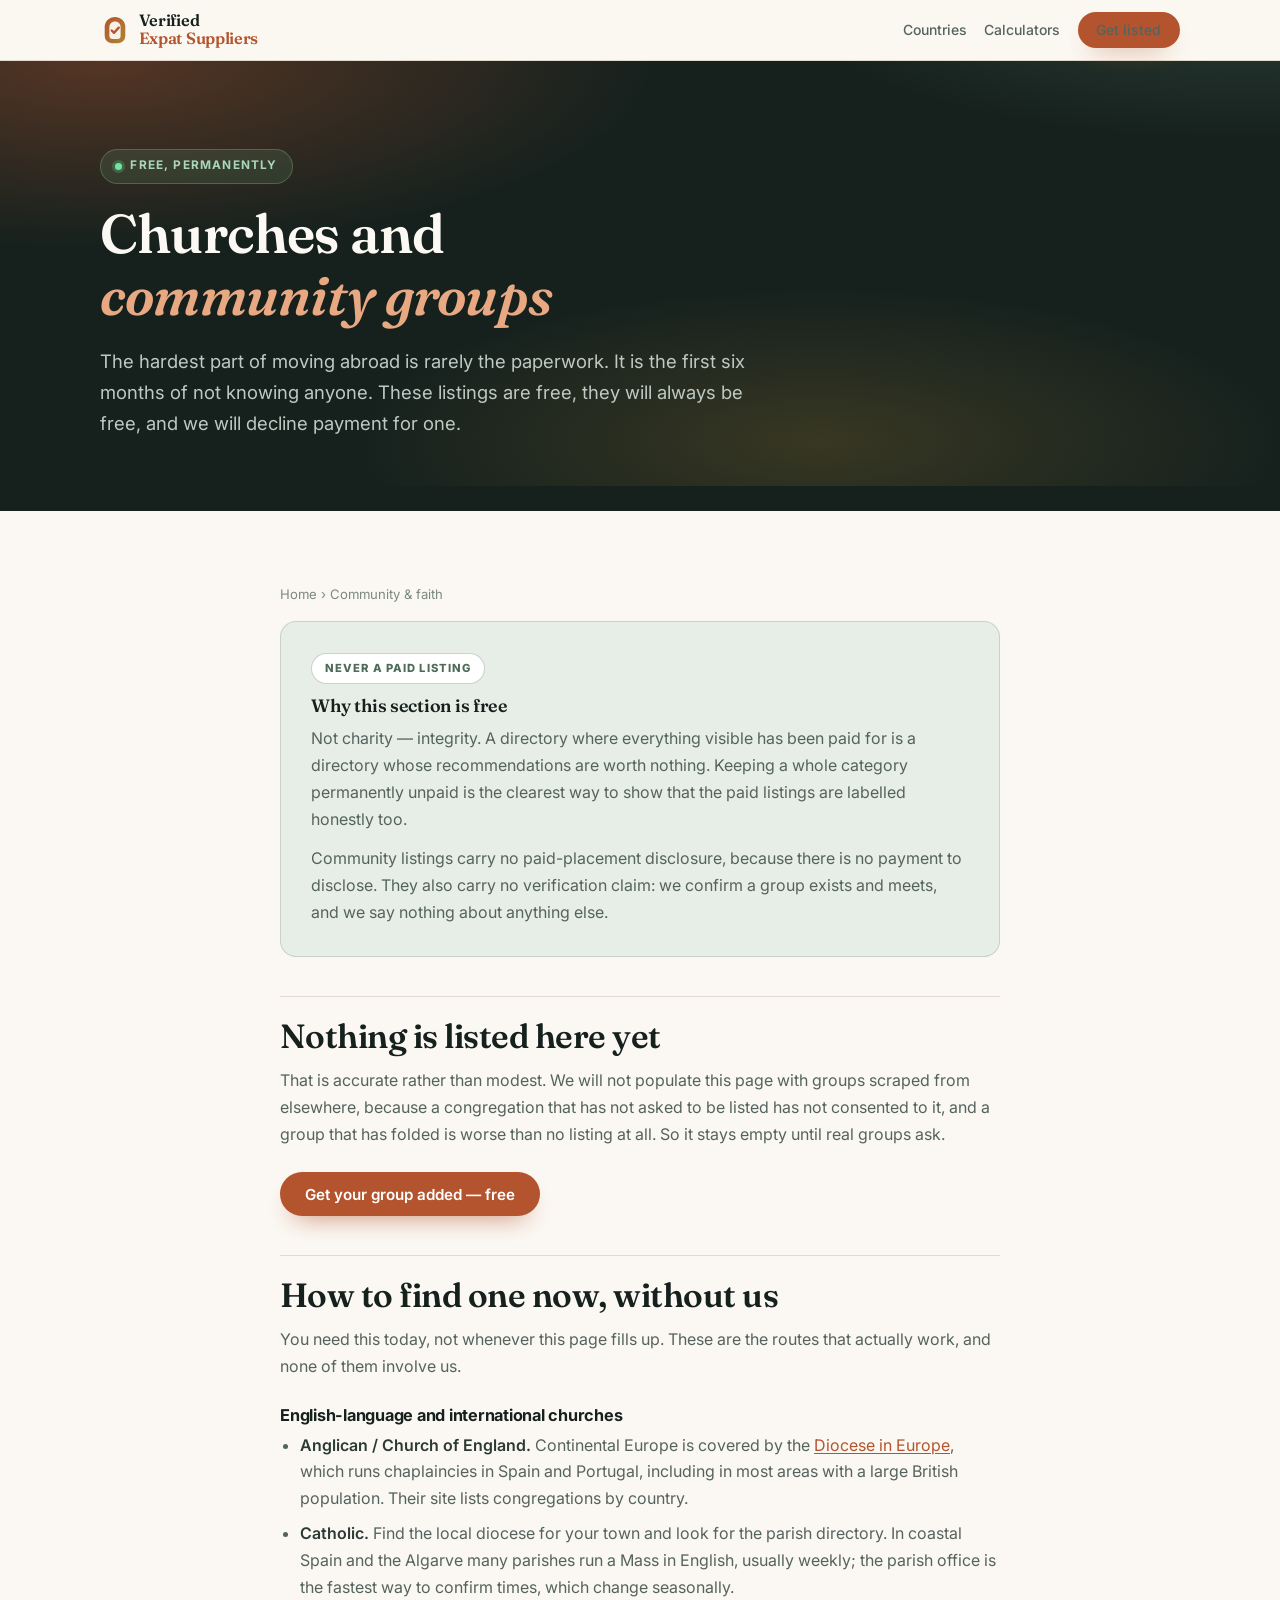
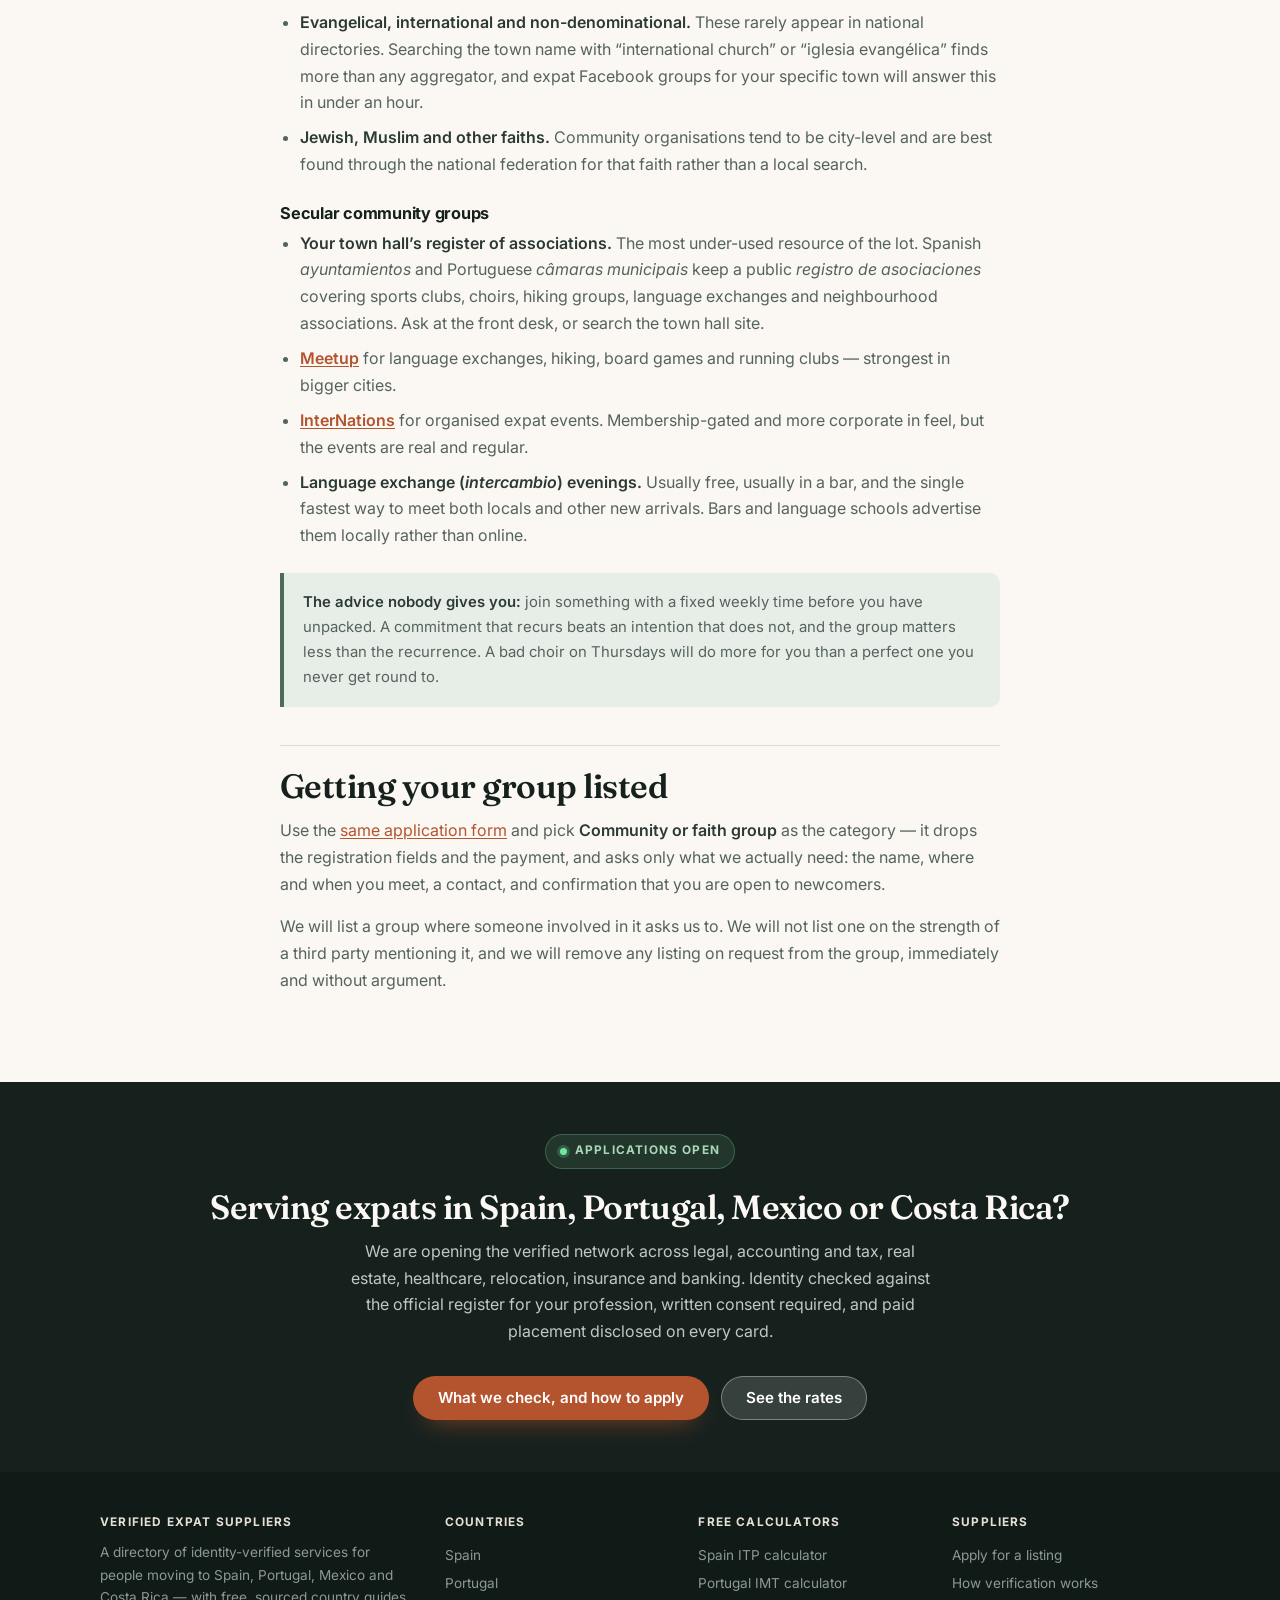
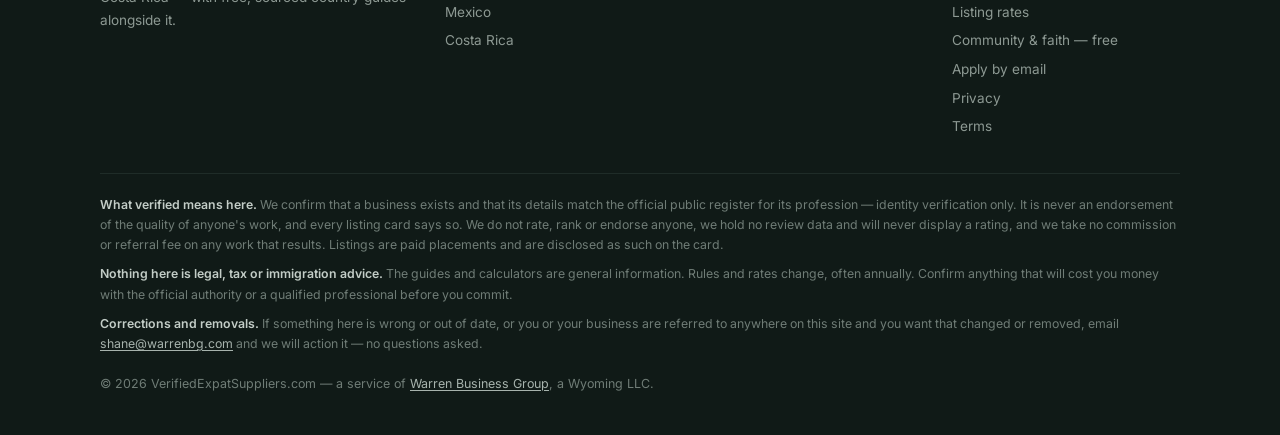
<file: community/index.html>
<!DOCTYPE html>
<html lang="en">
<head>
  <meta name="google-site-verification" content="yyzo3aQHIK1LxIy3PZMqnrf1hSeuXZPA-B-aoXvJIKo" />
  <meta charset="UTF-8">
  <meta name="viewport" content="width=device-width, initial-scale=1.0">
  <title>Churches & Community Groups for Expats — Free Listings</title>
  <meta name="description" content="Free, permanently unpaid listings for churches, congregations and community groups serving expats in Spain, Portugal, Mexico and Costa Rica — plus how to find one today without us.">
  <link rel="canonical" href="https://verifiedexpatsuppliers.com/community/">
  <link rel="icon" href="/assets/logo.svg" type="image/svg+xml">
  <meta name="theme-color" content="#16211E">
  <meta property="og:type" content="website">
  <meta property="og:site_name" content="Verified Expat Suppliers">
  <meta property="og:title" content="Churches & Community Groups for Expats — Free Listings">
  <meta property="og:description" content="Free, permanently unpaid listings for churches, congregations and community groups serving expats in Spain, Portugal, Mexico and Costa Rica — plus how to find one today without us.">
  <meta property="og:url" content="https://verifiedexpatsuppliers.com/community/">
  <meta name="twitter:card" content="summary_large_image">
  <meta name="twitter:title" content="Churches & Community Groups for Expats — Free Listings">
  <meta name="twitter:description" content="Free, permanently unpaid listings for churches, congregations and community groups serving expats in Spain, Portugal, Mexico and Costa Rica — plus how to find one today without us.">
  <link rel="preconnect" href="https://fonts.googleapis.com">
  <link rel="preconnect" href="https://fonts.gstatic.com" crossorigin>
  <link href="https://fonts.googleapis.com/css2?family=Fraunces:opsz,wght@9..144,400;9..144,600&family=Inter:wght@400;500;600;700&display=swap" rel="stylesheet">
  <link rel="stylesheet" href="/assets/site.css">
  <script async src="https://pagead2.googlesyndication.com/pagead/js/adsbygoogle.js?client=ca-pub-6286935824893984" crossorigin="anonymous"></script>
</head>
<body>

<header class="site-head">
  <div class="shell head-in">
    <a class="logo" href="/">
      <img class="logo-mark" src="/assets/logo.svg" alt="" width="30" height="30">
      <span class="logo-txt">Verified<br><em>Expat Suppliers</em></span>
    </a>
    <nav class="head-nav">
      <a href="/#countries" class="nav-hide">Countries</a>
      <a href="/spain/itp-calculator/" class="nav-hide">Calculators</a>
      <a href="/for-suppliers/" class="btn btn-primary btn-sm">Get listed</a>
    </nav>
  </div>
</header>

<section class="hero">
  <div class="shell hero-in">
    <span class="pill pill-open"><span class="dot"></span>Free, permanently</span>
    <h1>Churches and <span class="accent">community groups</span></h1>
    <p class="hero-lede">The hardest part of moving abroad is rarely the paperwork. It is the first six months of not knowing anyone. These listings are free, they will always be free, and we will decline payment for one.</p>
  </div>
</section>

<div class="shell-n section">
  <div class="crumb"><a href="/">Home</a> &rsaquo; Community &amp; faith</div>

  <div class="free-band">
    <span class="free-tag">Never a paid listing</span>
    <h3>Why this section is free</h3>
    <p>Not charity &mdash; integrity. A directory where everything visible has been paid for is a directory whose recommendations are worth nothing. Keeping a whole category permanently unpaid is the clearest way to show that the paid listings are labelled honestly too.</p>
    <p style="margin-bottom:0">Community listings carry no paid-placement disclosure, because there is no payment to disclose. They also carry no verification claim: we confirm a group exists and meets, and we say nothing about anything else.</p>
  </div>

  <div class="prose">
    <h2>Nothing is listed here yet</h2>
    <p>That is accurate rather than modest. We will not populate this page with groups scraped from elsewhere, because a congregation that has not asked to be listed has not consented to it, and a group that has folded is worse than no listing at all. So it stays empty until real groups ask.</p>
    <p><a class="btn btn-primary" href="/apply/" style="margin-top:.5rem">Get your group added &mdash; free</a></p>

    <h2>How to find one now, without us</h2>
    <p>You need this today, not whenever this page fills up. These are the routes that actually work, and none of them involve us.</p>

    <h3>English-language and international churches</h3>
    <ul>
      <li><strong>Anglican / Church of England.</strong> Continental Europe is covered by the <a href="https://europe.anglican.org/" target="_blank" rel="noopener nofollow">Diocese in Europe</a>, which runs chaplaincies in Spain and Portugal, including in most areas with a large British population. Their site lists congregations by country.</li>
      <li><strong>Catholic.</strong> Find the local diocese for your town and look for the parish directory. In coastal Spain and the Algarve many parishes run a Mass in English, usually weekly; the parish office is the fastest way to confirm times, which change seasonally.</li>
      <li><strong>Evangelical, international and non-denominational.</strong> These rarely appear in national directories. Searching the town name with &ldquo;international church&rdquo; or &ldquo;iglesia evang&eacute;lica&rdquo; finds more than any aggregator, and expat Facebook groups for your specific town will answer this in under an hour.</li>
      <li><strong>Jewish, Muslim and other faiths.</strong> Community organisations tend to be city-level and are best found through the national federation for that faith rather than a local search.</li>
    </ul>

    <h3>Secular community groups</h3>
    <ul>
      <li><strong>Your town hall&rsquo;s register of associations.</strong> The most under-used resource of the lot. Spanish <em>ayuntamientos</em> and Portuguese <em>c&acirc;maras municipais</em> keep a public <em>registro de asociaciones</em> covering sports clubs, choirs, hiking groups, language exchanges and neighbourhood associations. Ask at the front desk, or search the town hall site.</li>
      <li><strong><a href="https://www.meetup.com/" target="_blank" rel="noopener nofollow">Meetup</a></strong> for language exchanges, hiking, board games and running clubs &mdash; strongest in bigger cities.</li>
      <li><strong><a href="https://www.internations.org/" target="_blank" rel="noopener nofollow">InterNations</a></strong> for organised expat events. Membership-gated and more corporate in feel, but the events are real and regular.</li>
      <li><strong>Language exchange (<em>intercambio</em>) evenings.</strong> Usually free, usually in a bar, and the single fastest way to meet both locals and other new arrivals. Bars and language schools advertise them locally rather than online.</li>
    </ul>

    <div class="callout">
      <p><strong>The advice nobody gives you:</strong> join something with a fixed weekly time before you have unpacked. A commitment that recurs beats an intention that does not, and the group matters less than the recurrence. A bad choir on Thursdays will do more for you than a perfect one you never get round to.</p>
    </div>

    <h2>Getting your group listed</h2>
    <p>Use the <a href="/apply/">same application form</a> and pick <strong>Community or faith group</strong> as the category &mdash; it drops the registration fields and the payment, and asks only what we actually need: the name, where and when you meet, a contact, and confirmation that you are open to newcomers.</p>
    <p>We will list a group where someone involved in it asks us to. We will not list one on the strength of a third party mentioning it, and we will remove any listing on request from the group, immediately and without argument.</p>
  </div>
</div>


<section class="band">
  <div class="shell band-in">
    <span class="pill pill-open"><span class="dot"></span>Applications open</span>
    <h2>Serving expats in Spain, Portugal, Mexico or Costa Rica?</h2>
    <p>We are opening the verified network across legal, accounting and tax, real estate, healthcare, relocation, insurance and banking. Identity checked against the official register for your profession, written consent required, and paid placement disclosed on every card.</p>
    <div class="hero-ctas" style="justify-content:center">
      <a class="btn btn-primary" href="/for-suppliers/">What we check, and how to apply</a>
      <a class="btn btn-light" href="/pricing/">See the rates</a>
    </div>
  </div>
</section>


<footer class="site-foot">
  <div class="shell">
    <div class="foot-cols">
      <div class="foot-brand">
        <h4>Verified Expat Suppliers</h4>
        <p>A directory of identity-verified services for people moving to Spain, Portugal, Mexico and Costa Rica &mdash; with free, sourced country guides alongside it.</p>
      </div>
      <div>
        <h4>Countries</h4>
        <a href="/spain/">Spain</a>
        <a href="/portugal/">Portugal</a>
        <a href="/mexico/">Mexico</a>
        <a href="/costa-rica/">Costa Rica</a>
      </div>
      <div>
        <h4>Free calculators</h4>
        <a href="/spain/itp-calculator/">Spain ITP calculator</a>
        <a href="/portugal/imt-calculator/">Portugal IMT calculator</a>
      </div>
      <div>
        <h4>Suppliers</h4>
        <a href="/apply/">Apply for a listing</a>
        <a href="/for-suppliers/">How verification works</a>
        <a href="/pricing/">Listing rates</a>
        <a href="/community/">Community &amp; faith &mdash; free</a>
        <a href="mailto:shane@warrenbg.com?subject=Supplier%20listing">Apply by email</a>
        <a href="/privacy.html">Privacy</a>
        <a href="/terms.html">Terms</a>
      </div>
    </div>
    <div class="foot-small">
      <p><strong style="color:#C3CDC7">What verified means here.</strong> We confirm that a business exists and that its details match the official public register for its profession &mdash; identity verification only. It is never an endorsement of the quality of anyone's work, and every listing card says so. We do not rate, rank or endorse anyone, we hold no review data and will never display a rating, and we take no commission or referral fee on any work that results. Listings are paid placements and are disclosed as such on the card.</p>
      <p><strong style="color:#C3CDC7">Nothing here is legal, tax or immigration advice.</strong> The guides and calculators are general information. Rules and rates change, often annually. Confirm anything that will cost you money with the official authority or a qualified professional before you commit.</p>
      <p><strong style="color:#C3CDC7">Corrections and removals.</strong> If something here is wrong or out of date, or you or your business are referred to anywhere on this site and you want that changed or removed, email <a href="mailto:shane@warrenbg.com?subject=verifiedexpatsuppliers.com%20correction%20or%20removal">shane@warrenbg.com</a> and we will action it &mdash; no questions asked.</p>
      <p class="foot-base">&copy; 2026 VerifiedExpatSuppliers.com &mdash; a service of <a href="https://warrenbg.com">Warren Business Group</a>, a Wyoming LLC.</p>
    </div>
  </div>
</footer>

</body>
</html>
</file>
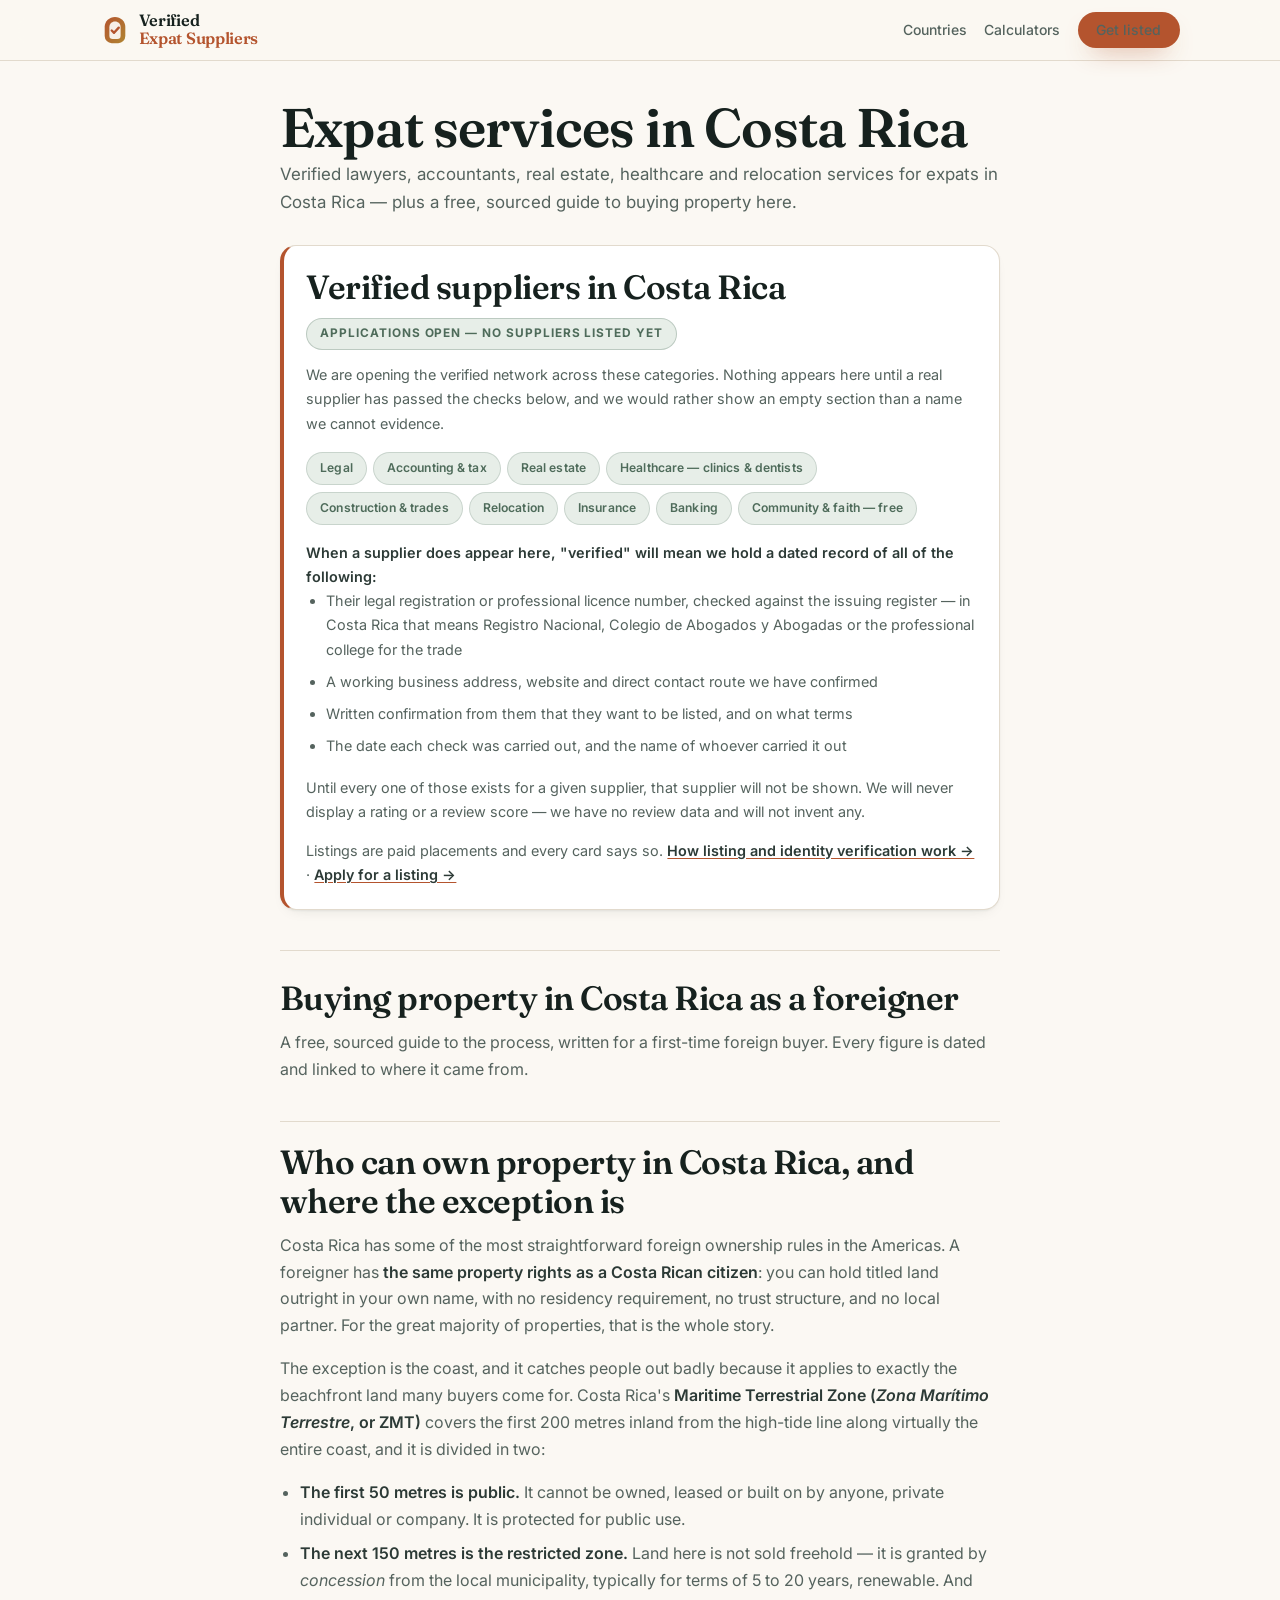
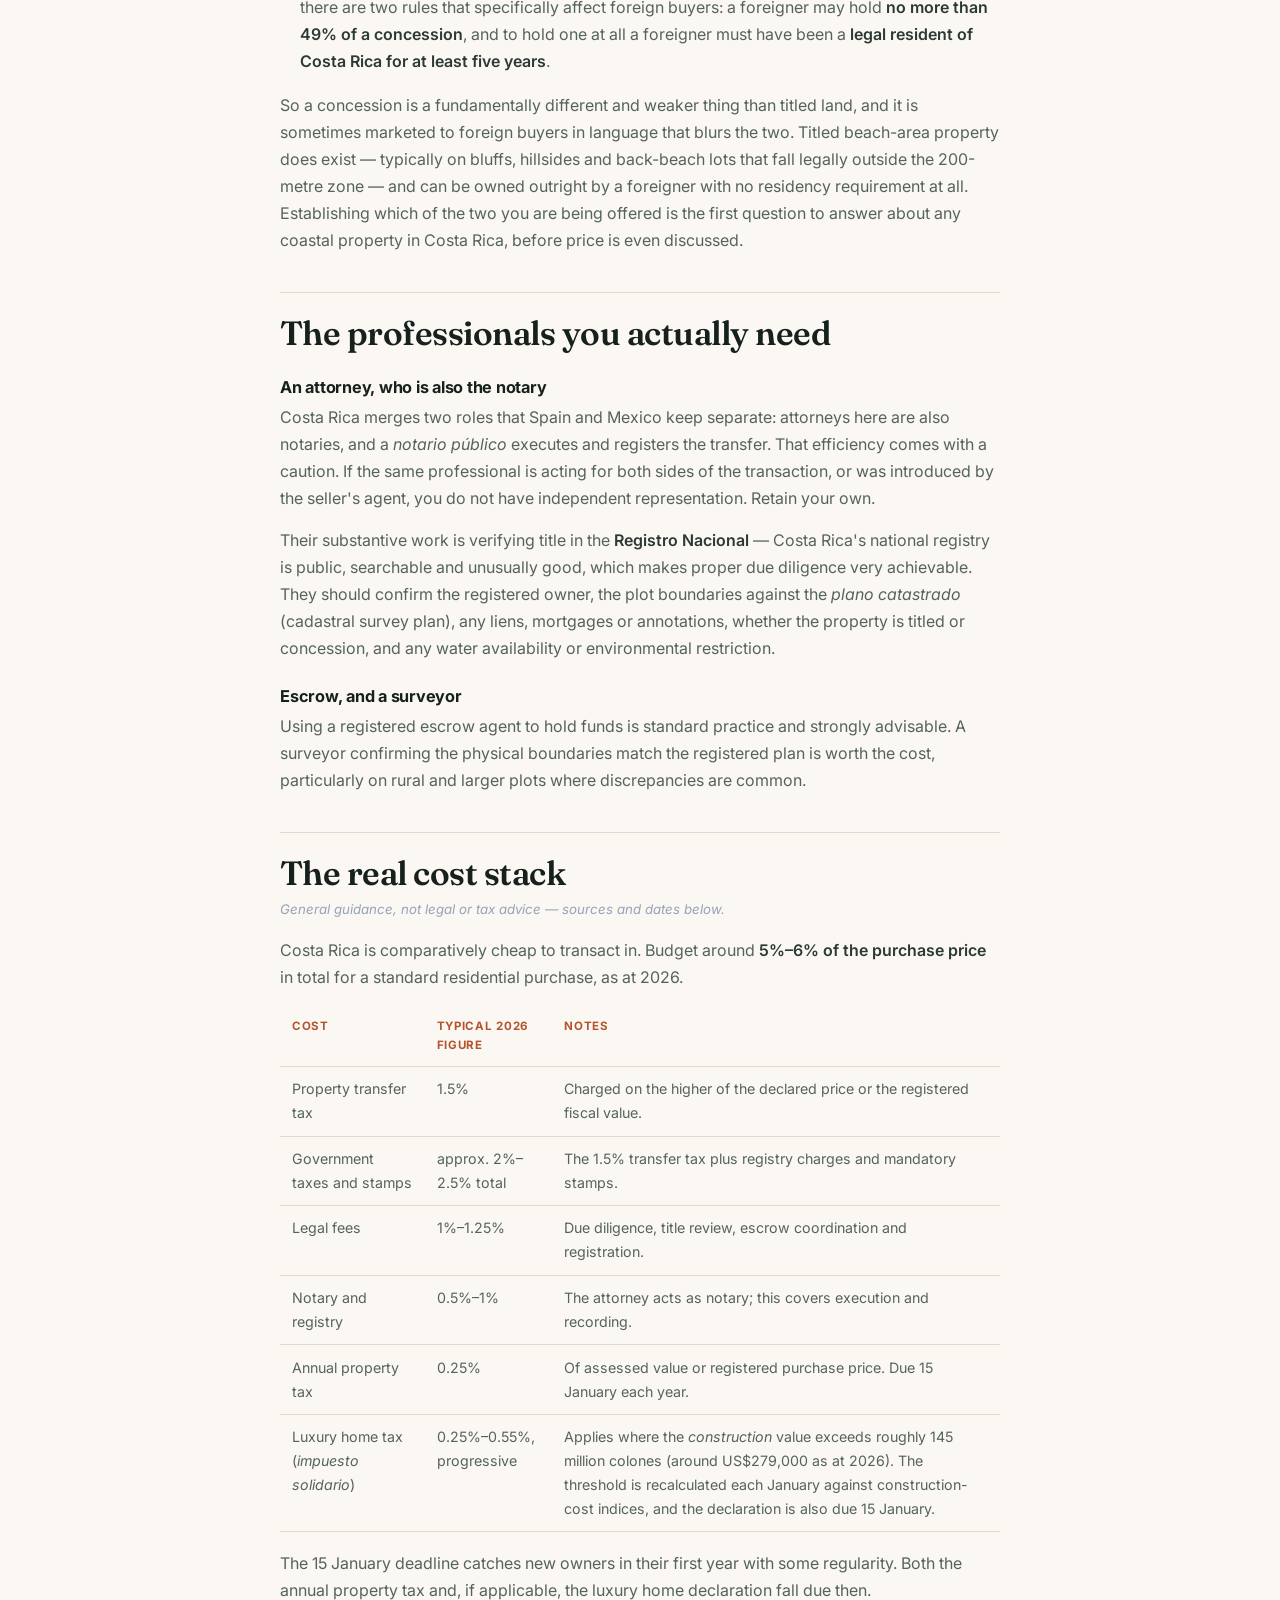
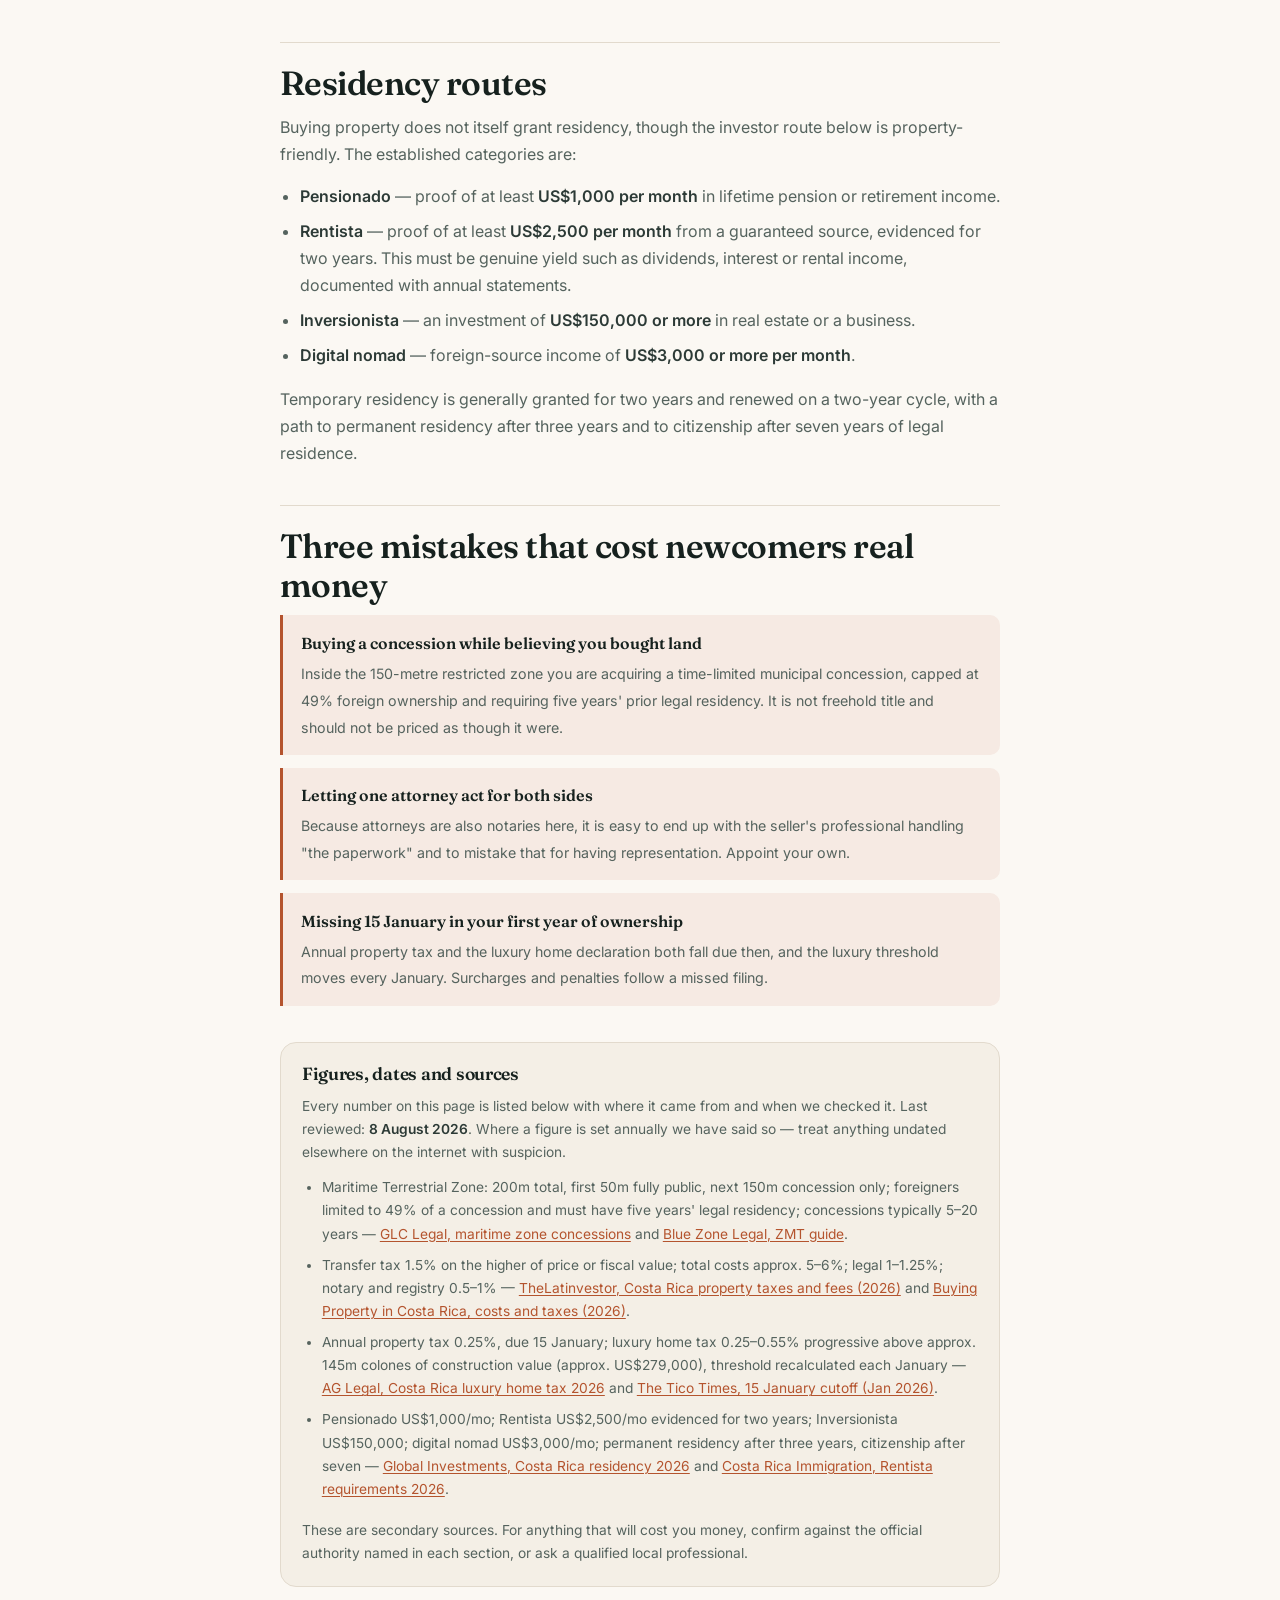
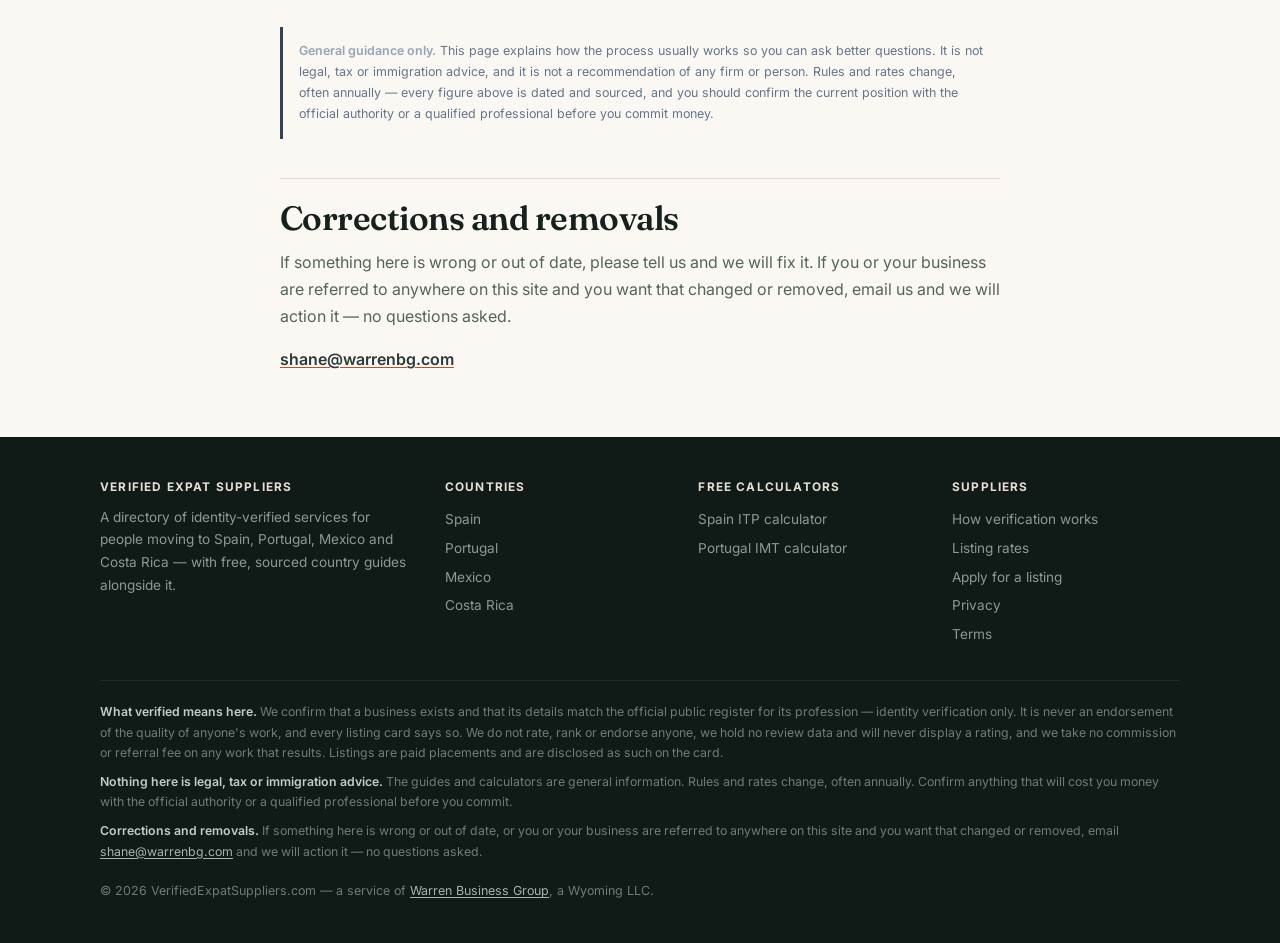
<file: costa-rica/index.html>
<!DOCTYPE html>
<html lang="en">
<head>
  <meta charset="UTF-8">
  <meta name="viewport" content="width=device-width, initial-scale=1.0">
  <title>Expat Services in Costa Rica — Verified Suppliers, Plus a Sourced Guide to Buying Property (2026)</title>
  <meta name="description" content="Verified expat services in Costa Rica — legal, accounting and tax, real estate, healthcare, relocation, insurance and banking. Supplier applications are open. Plus a free sourced guide to the maritime zone, the cost stack and the four residency routes.">
  <link rel="canonical" href="https://verifiedexpatsuppliers.com/costa-rica/">
  <script async src="https://pagead2.googlesyndication.com/pagead/js/adsbygoogle.js?client=ca-pub-6286935824893984" crossorigin="anonymous"></script>
  <link rel="preconnect" href="https://fonts.googleapis.com">
  <link rel="preconnect" href="https://fonts.gstatic.com" crossorigin>
  <link href="https://fonts.googleapis.com/css2?family=Fraunces:opsz,wght@9..144,400;9..144,600&family=Inter:wght@400;500;600;700&display=swap" rel="stylesheet">
  <link rel="stylesheet" href="/assets/site.css">
  <link rel="icon" href="/assets/logo.svg" type="image/svg+xml">
  <meta name="theme-color" content="#16211E">
</head>
<body>
<header class="site-head">
  <div class="shell head-in">
    <a class="logo" href="/">
      <img class="logo-mark" src="/assets/logo.svg" alt="" width="30" height="30">
      <span class="logo-txt">Verified<br><em>Expat Suppliers</em></span>
    </a>
    <nav class="head-nav">
      <a href="/#countries" class="nav-hide">Countries</a>
      <a href="/spain/itp-calculator/" class="nav-hide">Calculators</a>
      <a href="/for-suppliers/" class="btn btn-primary btn-sm">Get listed</a>
    </nav>
  </div>
</header>
<div class="wrap">
  <h1>Expat services in Costa Rica</h1>
  <p class="standfirst">Verified lawyers, accountants, real estate, healthcare and relocation services for expats in Costa Rica — plus a free, sourced guide to buying property here.</p>

<div class="slot" id="suppliers">
  <h2 style="border-top:none">Verified suppliers in Costa Rica</h2>
  <div class="open-note">Applications open &mdash; no suppliers listed yet</div>
  <p style="font-size:0.9rem">We are opening the verified network across these categories. Nothing appears here until a real supplier has passed the checks below, and we would rather show an empty section than a name we cannot evidence.</p>
  <div class="chips"><span class="chip">Legal</span><span class="chip">Accounting &amp; tax</span><span class="chip">Real estate</span><span class="chip">Healthcare — clinics &amp; dentists</span><span class="chip">Construction &amp; trades</span><span class="chip">Relocation</span><span class="chip">Insurance</span><span class="chip">Banking</span><span class="chip chip-free">Community &amp; faith &mdash; free</span></div>
    <p style="font-size:0.9rem;margin-bottom:0"><strong>When a supplier does appear here, "verified" will mean we hold a dated record of all of the following:</strong></p>
  <ul style="font-size:0.9rem">
    <li>Their legal registration or professional licence number, checked against the issuing register &mdash; in Costa Rica that means Registro Nacional, Colegio de Abogados y Abogadas or the professional college for the trade</li>
    <li>A working business address, website and direct contact route we have confirmed</li>
    <li>Written confirmation from them that they want to be listed, and on what terms</li>
    <li>The date each check was carried out, and the name of whoever carried it out</li>
  </ul>
  <p style="font-size:0.9rem;margin-bottom:0">Until every one of those exists for a given supplier, that supplier will not be shown. We will never display a rating or a review score — we have no review data and will not invent any.</p>
  <p style="font-size:0.9rem;margin-bottom:0;margin-top:0.9rem">Listings are paid placements and every card says so. <a href="/for-suppliers/"><strong>How listing and identity verification work &rarr;</strong></a>  &middot;  <a href="/apply/"><strong>Apply for a listing &rarr;</strong></a></p>
</div>

  <div class="guide-lead">
    <h2 style="border-top:none;padding-top:0">Buying property in Costa Rica as a foreigner</h2>
    <p>A free, sourced guide to the process, written for a first-time foreign buyer. Every figure is dated and linked to where it came from.</p>
  </div>

  <h2>Who can own property in Costa Rica, and where the exception is</h2>
  <p>Costa Rica has some of the most straightforward foreign ownership rules in the Americas. A foreigner has <strong>the same property rights as a Costa Rican citizen</strong>: you can hold titled land outright in your own name, with no residency requirement, no trust structure, and no local partner. For the great majority of properties, that is the whole story.</p>
  <p>The exception is the coast, and it catches people out badly because it applies to exactly the beachfront land many buyers come for. Costa Rica's <strong>Maritime Terrestrial Zone (<em>Zona Marítimo Terrestre</em>, or ZMT)</strong> covers the first 200 metres inland from the high-tide line along virtually the entire coast, and it is divided in two:</p>
  <ul>
    <li><strong>The first 50 metres is public.</strong> It cannot be owned, leased or built on by anyone, private individual or company. It is protected for public use.</li>
    <li><strong>The next 150 metres is the restricted zone.</strong> Land here is not sold freehold — it is granted by <em>concession</em> from the local municipality, typically for terms of 5 to 20 years, renewable. And there are two rules that specifically affect foreign buyers: a foreigner may hold <strong>no more than 49% of a concession</strong>, and to hold one at all a foreigner must have been a <strong>legal resident of Costa Rica for at least five years</strong>.</li>
  </ul>
  <p>So a concession is a fundamentally different and weaker thing than titled land, and it is sometimes marketed to foreign buyers in language that blurs the two. Titled beach-area property does exist — typically on bluffs, hillsides and back-beach lots that fall legally outside the 200-metre zone — and can be owned outright by a foreigner with no residency requirement at all. Establishing which of the two you are being offered is the first question to answer about any coastal property in Costa Rica, before price is even discussed.</p>

  <h2>The professionals you actually need</h2>
  <h3>An attorney, who is also the notary</h3>
  <p>Costa Rica merges two roles that Spain and Mexico keep separate: attorneys here are also notaries, and a <em>notario público</em> executes and registers the transfer. That efficiency comes with a caution. If the same professional is acting for both sides of the transaction, or was introduced by the seller's agent, you do not have independent representation. Retain your own.</p>
  <p>Their substantive work is verifying title in the <strong>Registro Nacional</strong> — Costa Rica's national registry is public, searchable and unusually good, which makes proper due diligence very achievable. They should confirm the registered owner, the plot boundaries against the <em>plano catastrado</em> (cadastral survey plan), any liens, mortgages or annotations, whether the property is titled or concession, and any water availability or environmental restriction.</p>
  <h3>Escrow, and a surveyor</h3>
  <p>Using a registered escrow agent to hold funds is standard practice and strongly advisable. A surveyor confirming the physical boundaries match the registered plan is worth the cost, particularly on rural and larger plots where discrepancies are common.</p>

  <h2>The real cost stack</h2>
  <p style="font-size:0.83rem;font-style:italic;color:#94a3b8;margin:-0.35rem 0 1rem">General guidance, not legal or tax advice — sources and dates below.</p>
  <p>Costa Rica is comparatively cheap to transact in. Budget around <strong>5%–6% of the purchase price</strong> in total for a standard residential purchase, as at 2026.</p>
  <table>
    <tr><th>Cost</th><th>Typical 2026 figure</th><th>Notes</th></tr>
    <tr><td>Property transfer tax</td><td>1.5%</td><td>Charged on the higher of the declared price or the registered fiscal value.</td></tr>
    <tr><td>Government taxes and stamps</td><td>approx. 2%–2.5% total</td><td>The 1.5% transfer tax plus registry charges and mandatory stamps.</td></tr>
    <tr><td>Legal fees</td><td>1%–1.25%</td><td>Due diligence, title review, escrow coordination and registration.</td></tr>
    <tr><td>Notary and registry</td><td>0.5%–1%</td><td>The attorney acts as notary; this covers execution and recording.</td></tr>
    <tr><td>Annual property tax</td><td>0.25%</td><td>Of assessed value or registered purchase price. Due 15 January each year.</td></tr>
    <tr><td>Luxury home tax (<em>impuesto solidario</em>)</td><td>0.25%–0.55%, progressive</td><td>Applies where the <em>construction</em> value exceeds roughly 145 million colones (around US$279,000 as at 2026). The threshold is recalculated each January against construction-cost indices, and the declaration is also due 15 January.</td></tr>
  </table>
  <p>The 15 January deadline catches new owners in their first year with some regularity. Both the annual property tax and, if applicable, the luxury home declaration fall due then.</p>

  <h2>Residency routes</h2>
  <p>Buying property does not itself grant residency, though the investor route below is property-friendly. The established categories are:</p>
  <ul>
    <li><strong>Pensionado</strong> — proof of at least <strong>US$1,000 per month</strong> in lifetime pension or retirement income.</li>
    <li><strong>Rentista</strong> — proof of at least <strong>US$2,500 per month</strong> from a guaranteed source, evidenced for two years. This must be genuine yield such as dividends, interest or rental income, documented with annual statements.</li>
    <li><strong>Inversionista</strong> — an investment of <strong>US$150,000 or more</strong> in real estate or a business.</li>
    <li><strong>Digital nomad</strong> — foreign-source income of <strong>US$3,000 or more per month</strong>.</li>
  </ul>
  <p>Temporary residency is generally granted for two years and renewed on a two-year cycle, with a path to permanent residency after three years and to citizenship after seven years of legal residence.</p>

  <h2>Three mistakes that cost newcomers real money</h2>
  <div class="mistake"><b>Buying a concession while believing you bought land</b><span>Inside the 150-metre restricted zone you are acquiring a time-limited municipal concession, capped at 49% foreign ownership and requiring five years' prior legal residency. It is not freehold title and should not be priced as though it were.</span></div>
  <div class="mistake"><b>Letting one attorney act for both sides</b><span>Because attorneys are also notaries here, it is easy to end up with the seller's professional handling "the paperwork" and to mistake that for having representation. Appoint your own.</span></div>
  <div class="mistake"><b>Missing 15 January in your first year of ownership</b><span>Annual property tax and the luxury home declaration both fall due then, and the luxury threshold moves every January. Surcharges and penalties follow a missed filing.</span></div>

  <div class="sources">
    <h2>Figures, dates and sources</h2>
    <p style="margin-bottom:0.75rem">Every number on this page is listed below with where it came from and when we checked it. Last reviewed: <strong>8 August 2026</strong>. Where a figure is set annually we have said so — treat anything undated elsewhere on the internet with suspicion.</p>
    <ul>
      <li>Maritime Terrestrial Zone: 200m total, first 50m fully public, next 150m concession only; foreigners limited to 49% of a concession and must have five years' legal residency; concessions typically 5–20 years — <a href="https://glclegal.com/blog/maritime-zone-concessions-costa-rica/">GLC Legal, maritime zone concessions</a> and <a href="https://bluezonelegal.com/real-estate/buying-beach-property-in-costa-rica-understand-the-maritime-terrestrial-zone-first/">Blue Zone Legal, ZMT guide</a>.</li>
      <li>Transfer tax 1.5% on the higher of price or fiscal value; total costs approx. 5–6%; legal 1–1.25%; notary and registry 0.5–1% — <a href="https://thelatinvestor.com/blogs/news/costa-rica-property-taxes-fees">TheLatinvestor, Costa Rica property taxes and fees (2026)</a> and <a href="https://www.buyingpropertyincostarica.com/costs-taxes">Buying Property in Costa Rica, costs and taxes (2026)</a>.</li>
      <li>Annual property tax 0.25%, due 15 January; luxury home tax 0.25–0.55% progressive above approx. 145m colones of construction value (approx. US$279,000), threshold recalculated each January — <a href="https://aglegal.com/costa-rica-luxury-home-tax/">AG Legal, Costa Rica luxury home tax 2026</a> and <a href="https://ticotimes.net/2026/01/12/property-owners-in-costa-rica-face-strict-january-15-luxury-tax-cutoff">The Tico Times, 15 January cutoff (Jan 2026)</a>.</li>
      <li>Pensionado US$1,000/mo; Rentista US$2,500/mo evidenced for two years; Inversionista US$150,000; digital nomad US$3,000/mo; permanent residency after three years, citizenship after seven — <a href="https://www.globalinvestments.net/citizenship/costa-rica-residency-pensionado">Global Investments, Costa Rica residency 2026</a> and <a href="https://costarica-immigration.com/how-does-rentista-residency-work-and-who-is-it-best-for/">Costa Rica Immigration, Rentista requirements 2026</a>.</li>
    </ul>
    <p style="margin-top:0.9rem;margin-bottom:0">These are secondary sources. For anything that will cost you money, confirm against the official authority named in each section, or ask a qualified local professional.</p>
  </div>
  <div class="disclaimer" style="background:transparent;border-left:3px solid #334155;font-size:0.78rem;color:#64748b;margin-top:2.5rem;margin-bottom:1.5rem;padding:0.9rem 1rem">
    <strong style="color:#94a3b8">General guidance only.</strong> This page explains how the process usually works so you can ask better questions. It is not legal, tax or immigration advice, and it is not a recommendation of any firm or person. Rules and rates change, often annually — every figure above is dated and sourced, and you should confirm the current position with the official authority or a qualified professional before you commit money.
  </div>
  <h2>Corrections and removals</h2>
  <p>If something here is wrong or out of date, please tell us and we will fix it. If you or your business are referred to anywhere on this site and you want that changed or removed, email us and we will action it — no questions asked.</p>
  <p><a href="mailto:shane@warrenbg.com?subject=costa-rica%20guide%20correction"><strong>shane@warrenbg.com</strong></a></p>
</div>
<footer class="site-foot">
  <div class="shell">
    <div class="foot-cols">
      <div class="foot-brand">
        <h4>Verified Expat Suppliers</h4>
        <p>A directory of identity-verified services for people moving to Spain, Portugal, Mexico and Costa Rica &mdash; with free, sourced country guides alongside it.</p>
      </div>
      <div>
        <h4>Countries</h4>
        <a href="/spain/">Spain</a>
        <a href="/portugal/">Portugal</a>
        <a href="/mexico/">Mexico</a>
        <a href="/costa-rica/">Costa Rica</a>
      </div>
      <div>
        <h4>Free calculators</h4>
        <a href="/spain/itp-calculator/">Spain ITP calculator</a>
        <a href="/portugal/imt-calculator/">Portugal IMT calculator</a>
      </div>
      <div>
        <h4>Suppliers</h4>
        <a href="/for-suppliers/">How verification works</a>
        <a href="/pricing/">Listing rates</a>
        <a href="/apply/">Apply for a listing</a>
        <a href="/privacy.html">Privacy</a>
        <a href="/terms.html">Terms</a>
      </div>
    </div>
    <div class="foot-small">
      <p><strong style="color:#C3CDC7">What verified means here.</strong> We confirm that a business exists and that its details match the official public register for its profession &mdash; identity verification only. It is never an endorsement of the quality of anyone's work, and every listing card says so. We do not rate, rank or endorse anyone, we hold no review data and will never display a rating, and we take no commission or referral fee on any work that results. Listings are paid placements and are disclosed as such on the card.</p>
      <p><strong style="color:#C3CDC7">Nothing here is legal, tax or immigration advice.</strong> The guides and calculators are general information. Rules and rates change, often annually. Confirm anything that will cost you money with the official authority or a qualified professional before you commit.</p>
      <p><strong style="color:#C3CDC7">Corrections and removals.</strong> If something here is wrong or out of date, or you or your business are referred to anywhere on this site and you want that changed or removed, email <a href="mailto:shane@warrenbg.com?subject=verifiedexpatsuppliers.com%20correction%20or%20removal">shane@warrenbg.com</a> and we will action it &mdash; no questions asked.</p>
      <p class="foot-base">&copy; 2026 VerifiedExpatSuppliers.com &mdash; a service of <a href="https://warrenbg.com">Warren Business Group</a>, a Wyoming LLC.</p>
    </div>
  </div>
</footer>
</body>
</html>
</file>
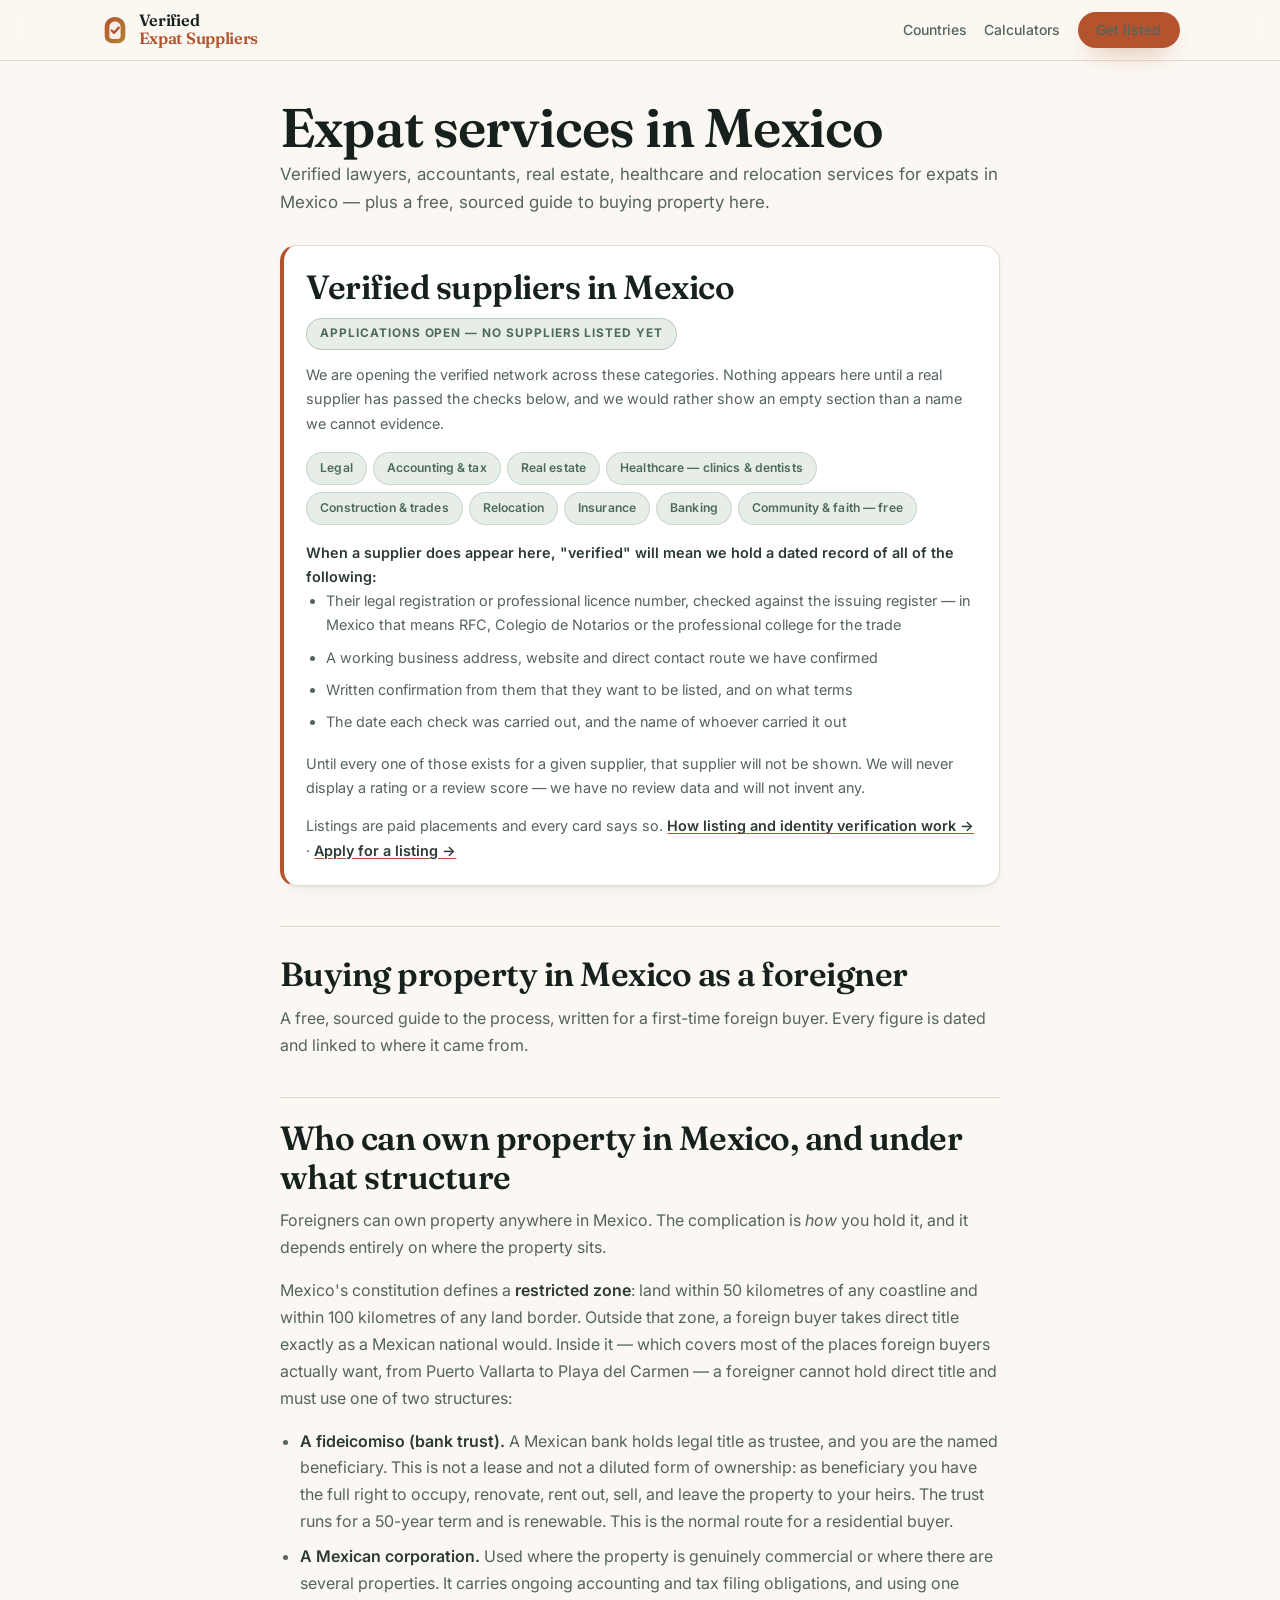
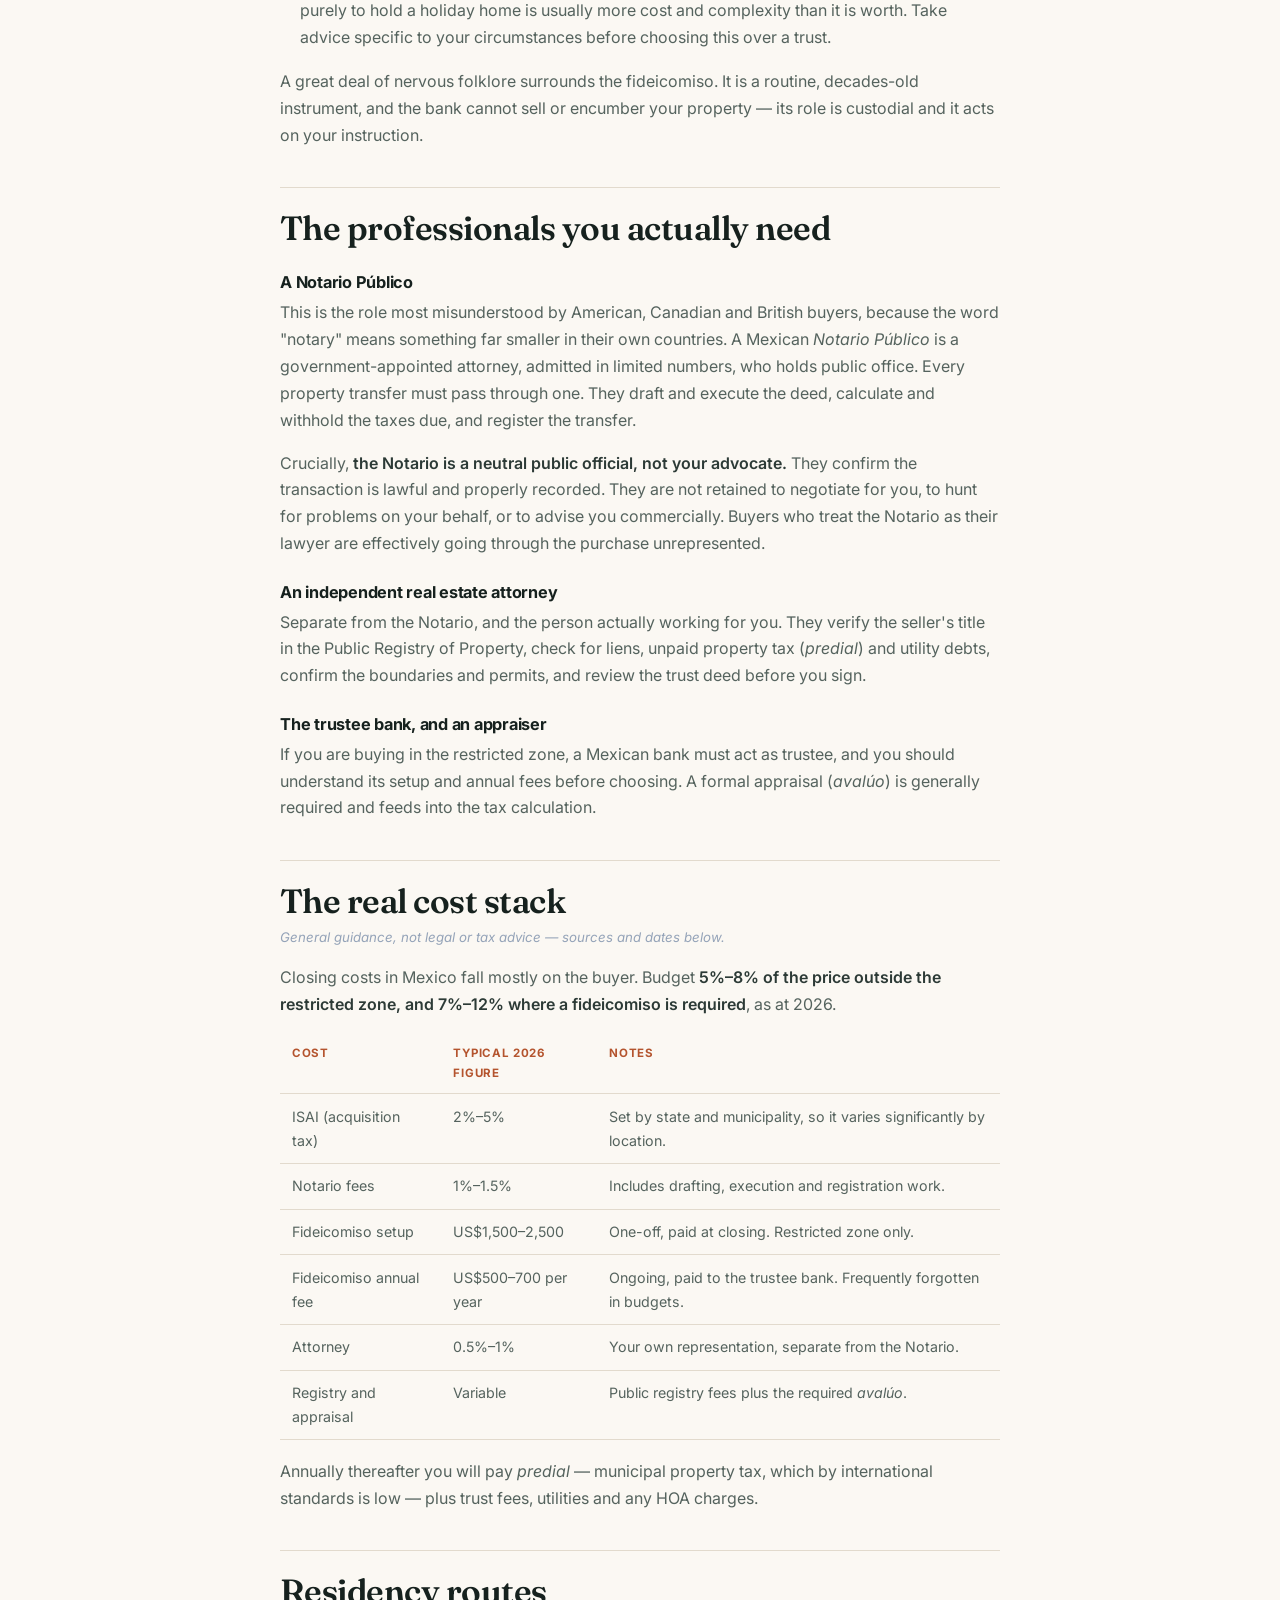
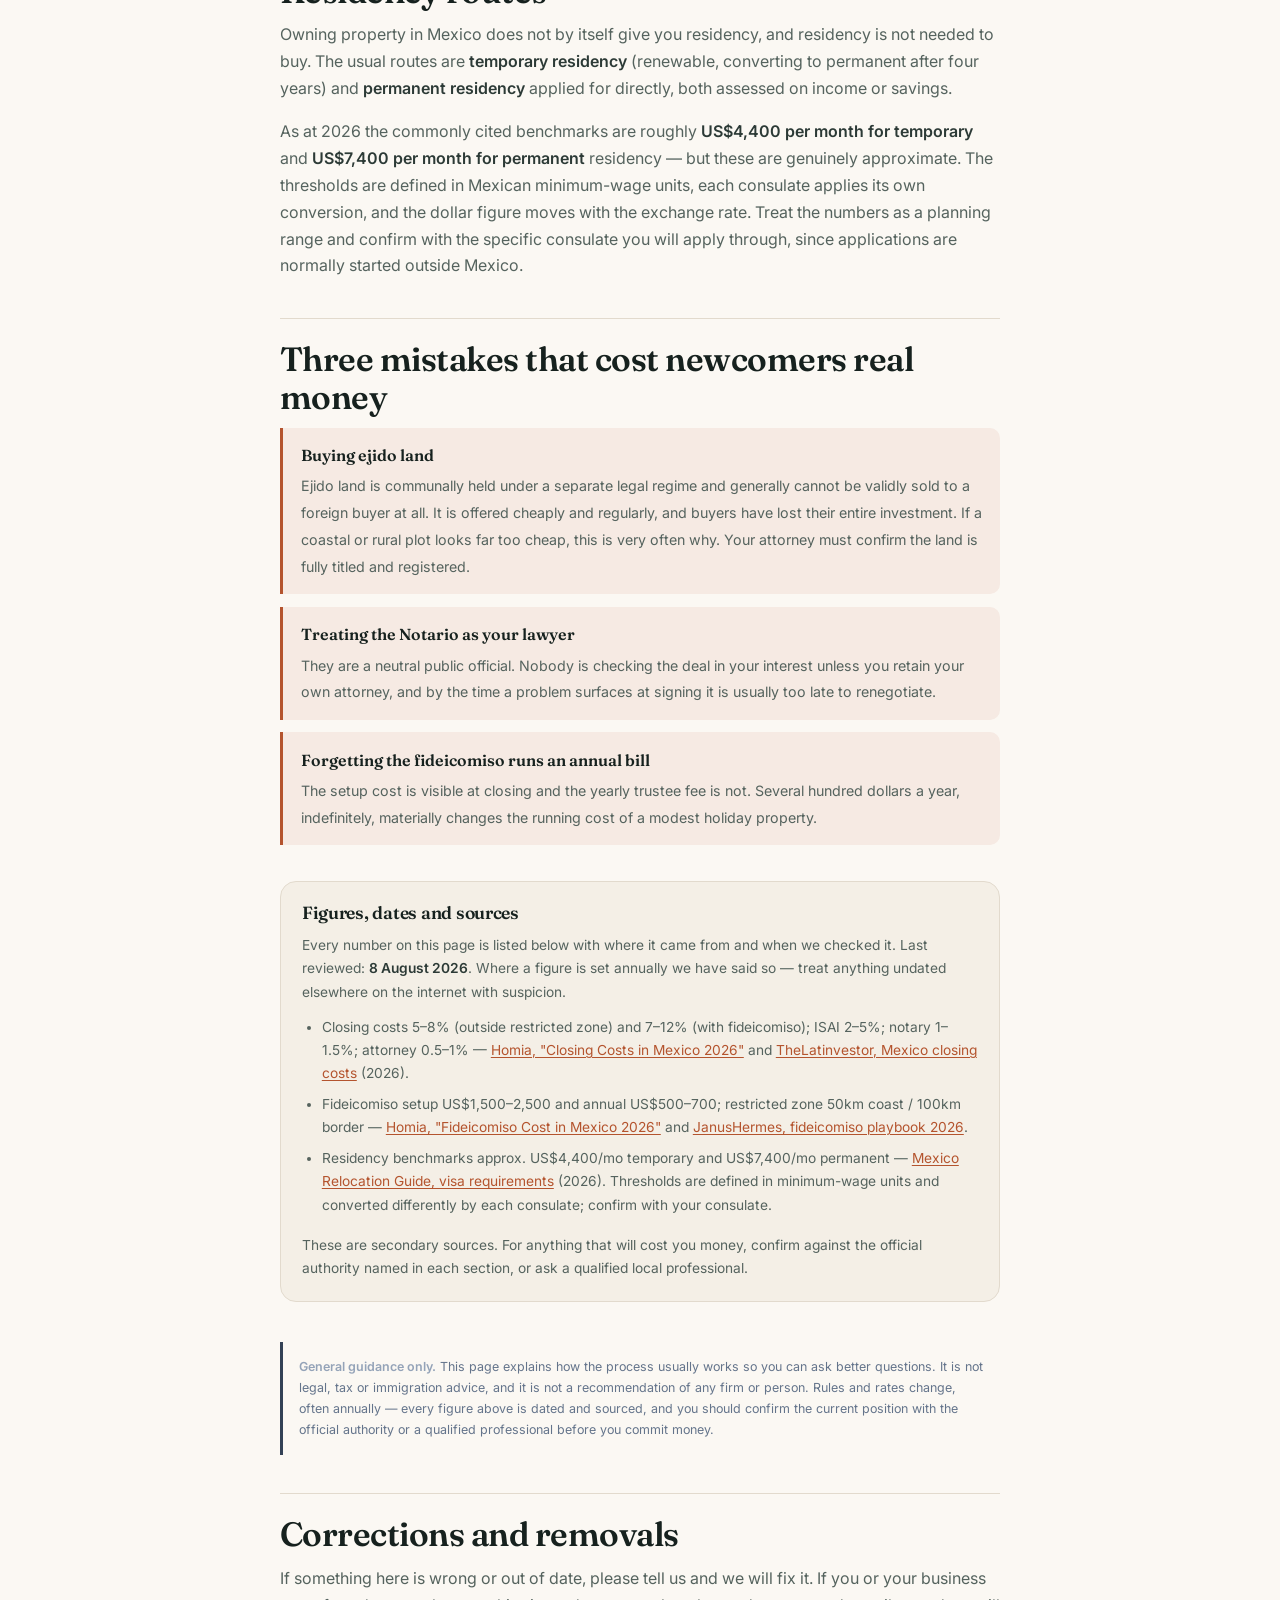
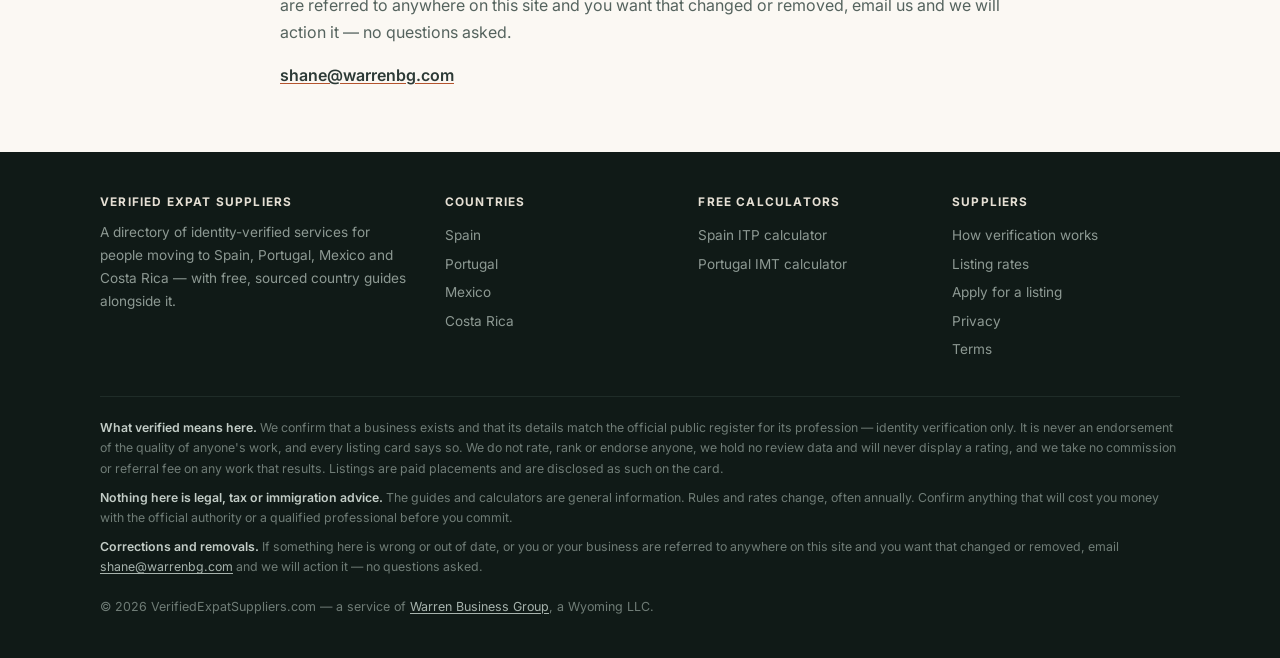
<file: mexico/index.html>
<!DOCTYPE html>
<html lang="en">
<head>
  <meta charset="UTF-8">
  <meta name="viewport" content="width=device-width, initial-scale=1.0">
  <title>Expat Services in Mexico — Verified Suppliers, Plus a Sourced Guide to Buying Property (2026)</title>
  <meta name="description" content="Verified expat services in Mexico — legal, accounting and tax, real estate, healthcare, relocation, insurance and banking. Supplier applications are open. Plus a free sourced guide to the restricted zone, the fideicomiso bank trust and what a Notario actually does.">
  <link rel="canonical" href="https://verifiedexpatsuppliers.com/mexico/">
  <script async src="https://pagead2.googlesyndication.com/pagead/js/adsbygoogle.js?client=ca-pub-6286935824893984" crossorigin="anonymous"></script>
  <link rel="preconnect" href="https://fonts.googleapis.com">
  <link rel="preconnect" href="https://fonts.gstatic.com" crossorigin>
  <link href="https://fonts.googleapis.com/css2?family=Fraunces:opsz,wght@9..144,400;9..144,600&family=Inter:wght@400;500;600;700&display=swap" rel="stylesheet">
  <link rel="stylesheet" href="/assets/site.css">
  <link rel="icon" href="/assets/logo.svg" type="image/svg+xml">
  <meta name="theme-color" content="#16211E">
</head>
<body>
<header class="site-head">
  <div class="shell head-in">
    <a class="logo" href="/">
      <img class="logo-mark" src="/assets/logo.svg" alt="" width="30" height="30">
      <span class="logo-txt">Verified<br><em>Expat Suppliers</em></span>
    </a>
    <nav class="head-nav">
      <a href="/#countries" class="nav-hide">Countries</a>
      <a href="/spain/itp-calculator/" class="nav-hide">Calculators</a>
      <a href="/for-suppliers/" class="btn btn-primary btn-sm">Get listed</a>
    </nav>
  </div>
</header>
<div class="wrap">
  <h1>Expat services in Mexico</h1>
  <p class="standfirst">Verified lawyers, accountants, real estate, healthcare and relocation services for expats in Mexico — plus a free, sourced guide to buying property here.</p>

<div class="slot" id="suppliers">
  <h2 style="border-top:none">Verified suppliers in Mexico</h2>
  <div class="open-note">Applications open &mdash; no suppliers listed yet</div>
  <p style="font-size:0.9rem">We are opening the verified network across these categories. Nothing appears here until a real supplier has passed the checks below, and we would rather show an empty section than a name we cannot evidence.</p>
  <div class="chips"><span class="chip">Legal</span><span class="chip">Accounting &amp; tax</span><span class="chip">Real estate</span><span class="chip">Healthcare — clinics &amp; dentists</span><span class="chip">Construction &amp; trades</span><span class="chip">Relocation</span><span class="chip">Insurance</span><span class="chip">Banking</span><span class="chip chip-free">Community &amp; faith &mdash; free</span></div>
    <p style="font-size:0.9rem;margin-bottom:0"><strong>When a supplier does appear here, "verified" will mean we hold a dated record of all of the following:</strong></p>
  <ul style="font-size:0.9rem">
    <li>Their legal registration or professional licence number, checked against the issuing register &mdash; in Mexico that means RFC, Colegio de Notarios or the professional college for the trade</li>
    <li>A working business address, website and direct contact route we have confirmed</li>
    <li>Written confirmation from them that they want to be listed, and on what terms</li>
    <li>The date each check was carried out, and the name of whoever carried it out</li>
  </ul>
  <p style="font-size:0.9rem;margin-bottom:0">Until every one of those exists for a given supplier, that supplier will not be shown. We will never display a rating or a review score — we have no review data and will not invent any.</p>
  <p style="font-size:0.9rem;margin-bottom:0;margin-top:0.9rem">Listings are paid placements and every card says so. <a href="/for-suppliers/"><strong>How listing and identity verification work &rarr;</strong></a>  &middot;  <a href="/apply/"><strong>Apply for a listing &rarr;</strong></a></p>
</div>

  <div class="guide-lead">
    <h2 style="border-top:none;padding-top:0">Buying property in Mexico as a foreigner</h2>
    <p>A free, sourced guide to the process, written for a first-time foreign buyer. Every figure is dated and linked to where it came from.</p>
  </div>

  <h2>Who can own property in Mexico, and under what structure</h2>
  <p>Foreigners can own property anywhere in Mexico. The complication is <em>how</em> you hold it, and it depends entirely on where the property sits.</p>
  <p>Mexico's constitution defines a <strong>restricted zone</strong>: land within 50 kilometres of any coastline and within 100 kilometres of any land border. Outside that zone, a foreign buyer takes direct title exactly as a Mexican national would. Inside it — which covers most of the places foreign buyers actually want, from Puerto Vallarta to Playa del Carmen — a foreigner cannot hold direct title and must use one of two structures:</p>
  <ul>
    <li><strong>A fideicomiso (bank trust).</strong> A Mexican bank holds legal title as trustee, and you are the named beneficiary. This is not a lease and not a diluted form of ownership: as beneficiary you have the full right to occupy, renovate, rent out, sell, and leave the property to your heirs. The trust runs for a 50-year term and is renewable. This is the normal route for a residential buyer.</li>
    <li><strong>A Mexican corporation.</strong> Used where the property is genuinely commercial or where there are several properties. It carries ongoing accounting and tax filing obligations, and using one purely to hold a holiday home is usually more cost and complexity than it is worth. Take advice specific to your circumstances before choosing this over a trust.</li>
  </ul>
  <p>A great deal of nervous folklore surrounds the fideicomiso. It is a routine, decades-old instrument, and the bank cannot sell or encumber your property — its role is custodial and it acts on your instruction.</p>

  <h2>The professionals you actually need</h2>
  <h3>A Notario Público</h3>
  <p>This is the role most misunderstood by American, Canadian and British buyers, because the word "notary" means something far smaller in their own countries. A Mexican <em>Notario Público</em> is a government-appointed attorney, admitted in limited numbers, who holds public office. Every property transfer must pass through one. They draft and execute the deed, calculate and withhold the taxes due, and register the transfer.</p>
  <p>Crucially, <strong>the Notario is a neutral public official, not your advocate.</strong> They confirm the transaction is lawful and properly recorded. They are not retained to negotiate for you, to hunt for problems on your behalf, or to advise you commercially. Buyers who treat the Notario as their lawyer are effectively going through the purchase unrepresented.</p>
  <h3>An independent real estate attorney</h3>
  <p>Separate from the Notario, and the person actually working for you. They verify the seller's title in the Public Registry of Property, check for liens, unpaid property tax (<em>predial</em>) and utility debts, confirm the boundaries and permits, and review the trust deed before you sign.</p>
  <h3>The trustee bank, and an appraiser</h3>
  <p>If you are buying in the restricted zone, a Mexican bank must act as trustee, and you should understand its setup and annual fees before choosing. A formal appraisal (<em>avalúo</em>) is generally required and feeds into the tax calculation.</p>

  <h2>The real cost stack</h2>
  <p style="font-size:0.83rem;font-style:italic;color:#94a3b8;margin:-0.35rem 0 1rem">General guidance, not legal or tax advice — sources and dates below.</p>
  <p>Closing costs in Mexico fall mostly on the buyer. Budget <strong>5%–8% of the price outside the restricted zone, and 7%–12% where a fideicomiso is required</strong>, as at 2026.</p>
  <table>
    <tr><th>Cost</th><th>Typical 2026 figure</th><th>Notes</th></tr>
    <tr><td>ISAI (acquisition tax)</td><td>2%–5%</td><td>Set by state and municipality, so it varies significantly by location.</td></tr>
    <tr><td>Notario fees</td><td>1%–1.5%</td><td>Includes drafting, execution and registration work.</td></tr>
    <tr><td>Fideicomiso setup</td><td>US$1,500–2,500</td><td>One-off, paid at closing. Restricted zone only.</td></tr>
    <tr><td>Fideicomiso annual fee</td><td>US$500–700 per year</td><td>Ongoing, paid to the trustee bank. Frequently forgotten in budgets.</td></tr>
    <tr><td>Attorney</td><td>0.5%–1%</td><td>Your own representation, separate from the Notario.</td></tr>
    <tr><td>Registry and appraisal</td><td>Variable</td><td>Public registry fees plus the required <em>avalúo</em>.</td></tr>
  </table>
  <p>Annually thereafter you will pay <em>predial</em> — municipal property tax, which by international standards is low — plus trust fees, utilities and any HOA charges.</p>

  <h2>Residency routes</h2>
  <p>Owning property in Mexico does not by itself give you residency, and residency is not needed to buy. The usual routes are <strong>temporary residency</strong> (renewable, converting to permanent after four years) and <strong>permanent residency</strong> applied for directly, both assessed on income or savings.</p>
  <p>As at 2026 the commonly cited benchmarks are roughly <strong>US$4,400 per month for temporary</strong> and <strong>US$7,400 per month for permanent</strong> residency — but these are genuinely approximate. The thresholds are defined in Mexican minimum-wage units, each consulate applies its own conversion, and the dollar figure moves with the exchange rate. Treat the numbers as a planning range and confirm with the specific consulate you will apply through, since applications are normally started outside Mexico.</p>

  <h2>Three mistakes that cost newcomers real money</h2>
  <div class="mistake"><b>Buying ejido land</b><span>Ejido land is communally held under a separate legal regime and generally cannot be validly sold to a foreign buyer at all. It is offered cheaply and regularly, and buyers have lost their entire investment. If a coastal or rural plot looks far too cheap, this is very often why. Your attorney must confirm the land is fully titled and registered.</span></div>
  <div class="mistake"><b>Treating the Notario as your lawyer</b><span>They are a neutral public official. Nobody is checking the deal in your interest unless you retain your own attorney, and by the time a problem surfaces at signing it is usually too late to renegotiate.</span></div>
  <div class="mistake"><b>Forgetting the fideicomiso runs an annual bill</b><span>The setup cost is visible at closing and the yearly trustee fee is not. Several hundred dollars a year, indefinitely, materially changes the running cost of a modest holiday property.</span></div>

  <div class="sources">
    <h2>Figures, dates and sources</h2>
    <p style="margin-bottom:0.75rem">Every number on this page is listed below with where it came from and when we checked it. Last reviewed: <strong>8 August 2026</strong>. Where a figure is set annually we have said so — treat anything undated elsewhere on the internet with suspicion.</p>
    <ul>
      <li>Closing costs 5–8% (outside restricted zone) and 7–12% (with fideicomiso); ISAI 2–5%; notary 1–1.5%; attorney 0.5–1% — <a href="https://www.homia.mx/en/blog/closing-costs-mexico-guide">Homia, "Closing Costs in Mexico 2026"</a> and <a href="https://thelatinvestor.com/blogs/news/mexico-closing-costs-buyers-pay">TheLatinvestor, Mexico closing costs</a> (2026).</li>
      <li>Fideicomiso setup US$1,500–2,500 and annual US$500–700; restricted zone 50km coast / 100km border — <a href="https://www.homia.mx/en/blog/fideicomiso-cost-mexico-guide-2026">Homia, "Fideicomiso Cost in Mexico 2026"</a> and <a href="https://janushermes.com/blog/mexico-fideicomiso-foreign-buyers-2026">JanusHermes, fideicomiso playbook 2026</a>.</li>
      <li>Residency benchmarks approx. US$4,400/mo temporary and US$7,400/mo permanent — <a href="https://mexicorelocationguide.com/visa-requirements-for-mexico/">Mexico Relocation Guide, visa requirements</a> (2026). Thresholds are defined in minimum-wage units and converted differently by each consulate; confirm with your consulate.</li>
    </ul>
    <p style="margin-top:0.9rem;margin-bottom:0">These are secondary sources. For anything that will cost you money, confirm against the official authority named in each section, or ask a qualified local professional.</p>
  </div>
  <div class="disclaimer" style="background:transparent;border-left:3px solid #334155;font-size:0.78rem;color:#64748b;margin-top:2.5rem;margin-bottom:1.5rem;padding:0.9rem 1rem">
    <strong style="color:#94a3b8">General guidance only.</strong> This page explains how the process usually works so you can ask better questions. It is not legal, tax or immigration advice, and it is not a recommendation of any firm or person. Rules and rates change, often annually — every figure above is dated and sourced, and you should confirm the current position with the official authority or a qualified professional before you commit money.
  </div>
  <h2>Corrections and removals</h2>
  <p>If something here is wrong or out of date, please tell us and we will fix it. If you or your business are referred to anywhere on this site and you want that changed or removed, email us and we will action it — no questions asked.</p>
  <p><a href="mailto:shane@warrenbg.com?subject=mexico%20guide%20correction"><strong>shane@warrenbg.com</strong></a></p>
</div>
<footer class="site-foot">
  <div class="shell">
    <div class="foot-cols">
      <div class="foot-brand">
        <h4>Verified Expat Suppliers</h4>
        <p>A directory of identity-verified services for people moving to Spain, Portugal, Mexico and Costa Rica &mdash; with free, sourced country guides alongside it.</p>
      </div>
      <div>
        <h4>Countries</h4>
        <a href="/spain/">Spain</a>
        <a href="/portugal/">Portugal</a>
        <a href="/mexico/">Mexico</a>
        <a href="/costa-rica/">Costa Rica</a>
      </div>
      <div>
        <h4>Free calculators</h4>
        <a href="/spain/itp-calculator/">Spain ITP calculator</a>
        <a href="/portugal/imt-calculator/">Portugal IMT calculator</a>
      </div>
      <div>
        <h4>Suppliers</h4>
        <a href="/for-suppliers/">How verification works</a>
        <a href="/pricing/">Listing rates</a>
        <a href="/apply/">Apply for a listing</a>
        <a href="/privacy.html">Privacy</a>
        <a href="/terms.html">Terms</a>
      </div>
    </div>
    <div class="foot-small">
      <p><strong style="color:#C3CDC7">What verified means here.</strong> We confirm that a business exists and that its details match the official public register for its profession &mdash; identity verification only. It is never an endorsement of the quality of anyone's work, and every listing card says so. We do not rate, rank or endorse anyone, we hold no review data and will never display a rating, and we take no commission or referral fee on any work that results. Listings are paid placements and are disclosed as such on the card.</p>
      <p><strong style="color:#C3CDC7">Nothing here is legal, tax or immigration advice.</strong> The guides and calculators are general information. Rules and rates change, often annually. Confirm anything that will cost you money with the official authority or a qualified professional before you commit.</p>
      <p><strong style="color:#C3CDC7">Corrections and removals.</strong> If something here is wrong or out of date, or you or your business are referred to anywhere on this site and you want that changed or removed, email <a href="mailto:shane@warrenbg.com?subject=verifiedexpatsuppliers.com%20correction%20or%20removal">shane@warrenbg.com</a> and we will action it &mdash; no questions asked.</p>
      <p class="foot-base">&copy; 2026 VerifiedExpatSuppliers.com &mdash; a service of <a href="https://warrenbg.com">Warren Business Group</a>, a Wyoming LLC.</p>
    </div>
  </div>
</footer>
</body>
</html>
</file>
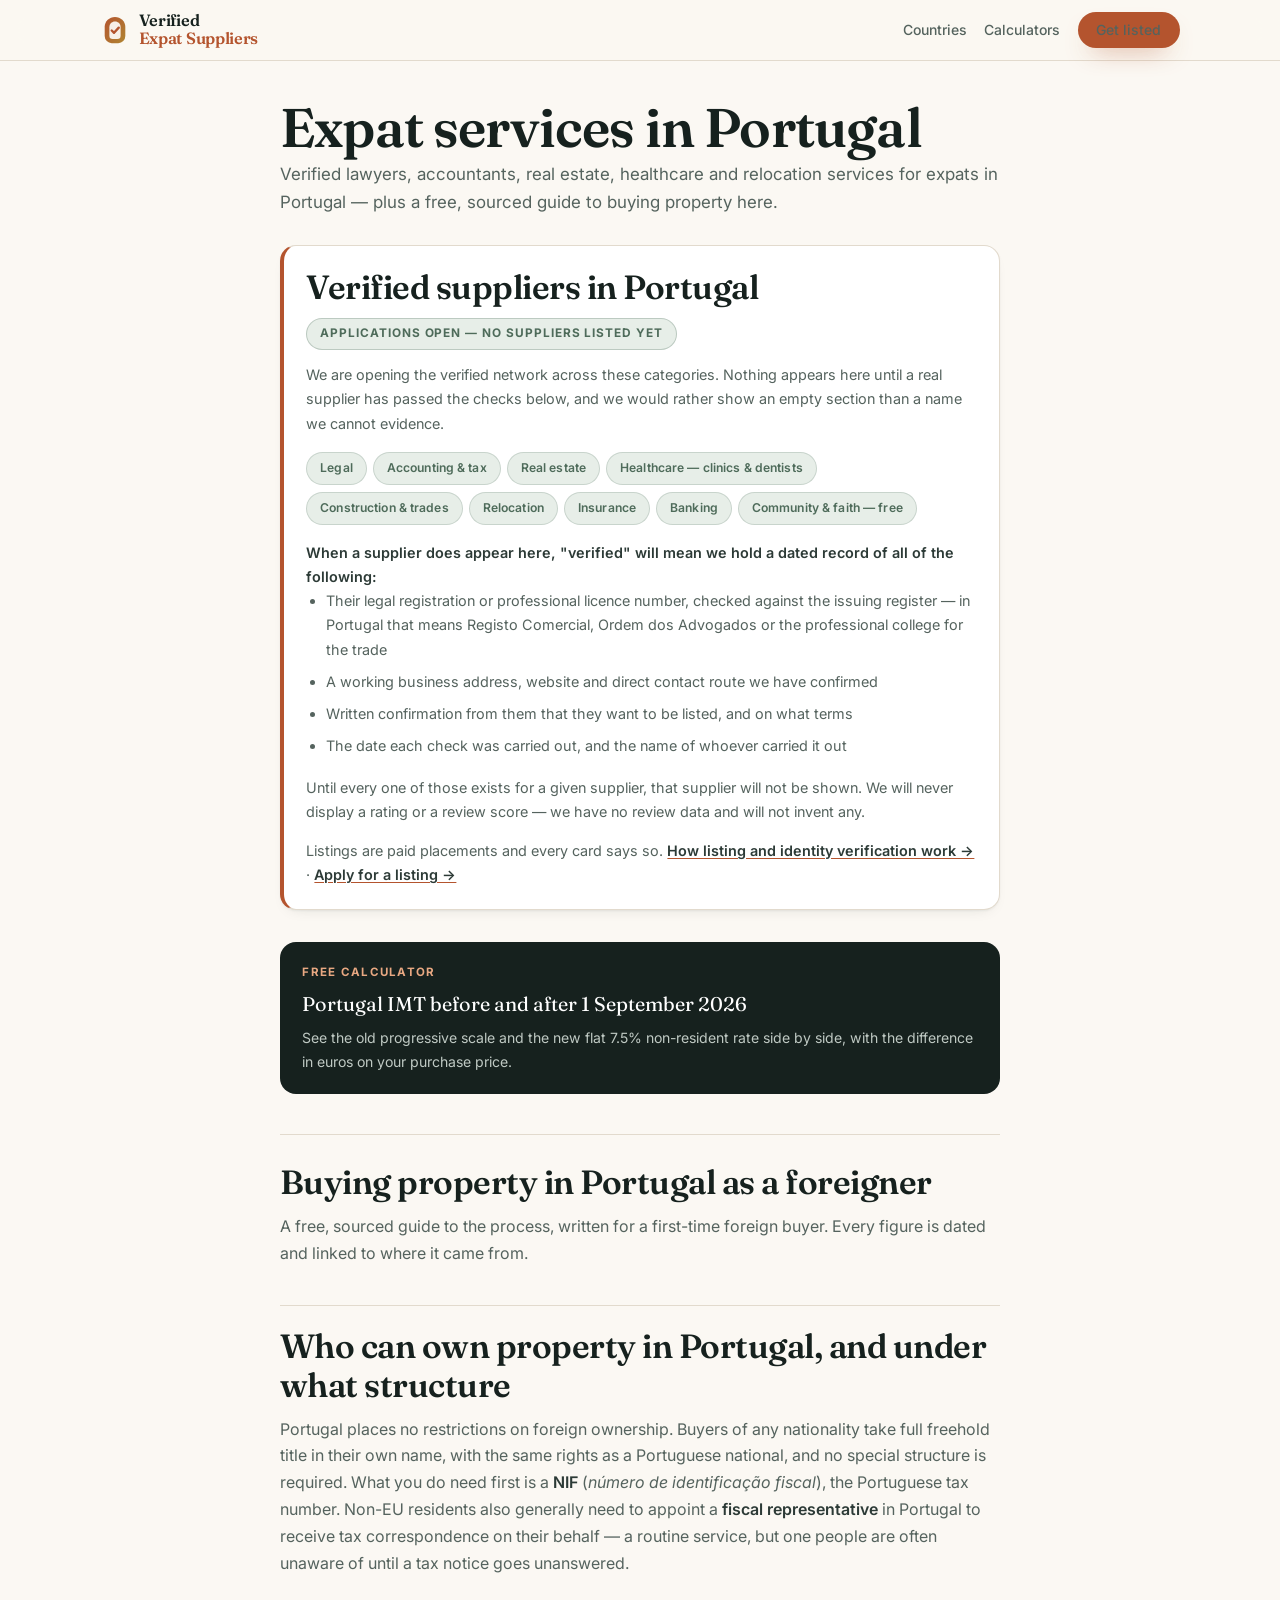
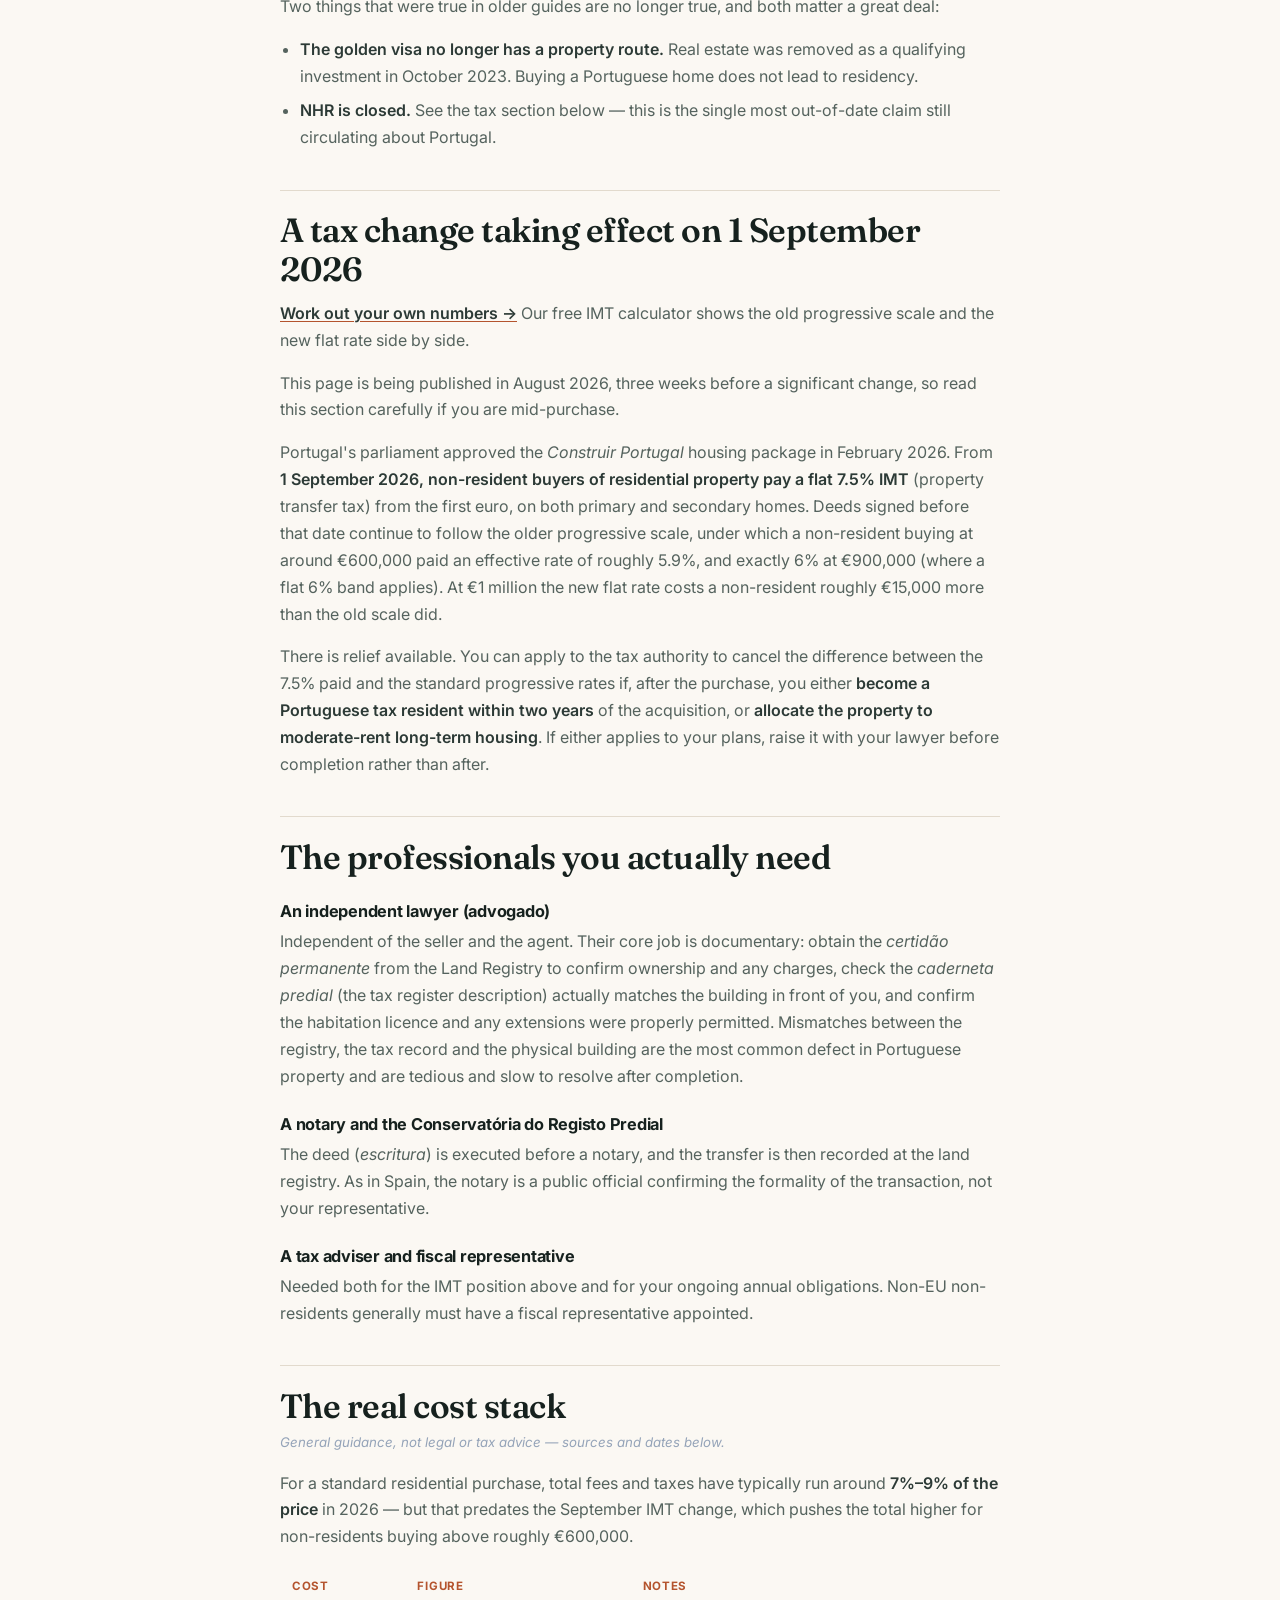
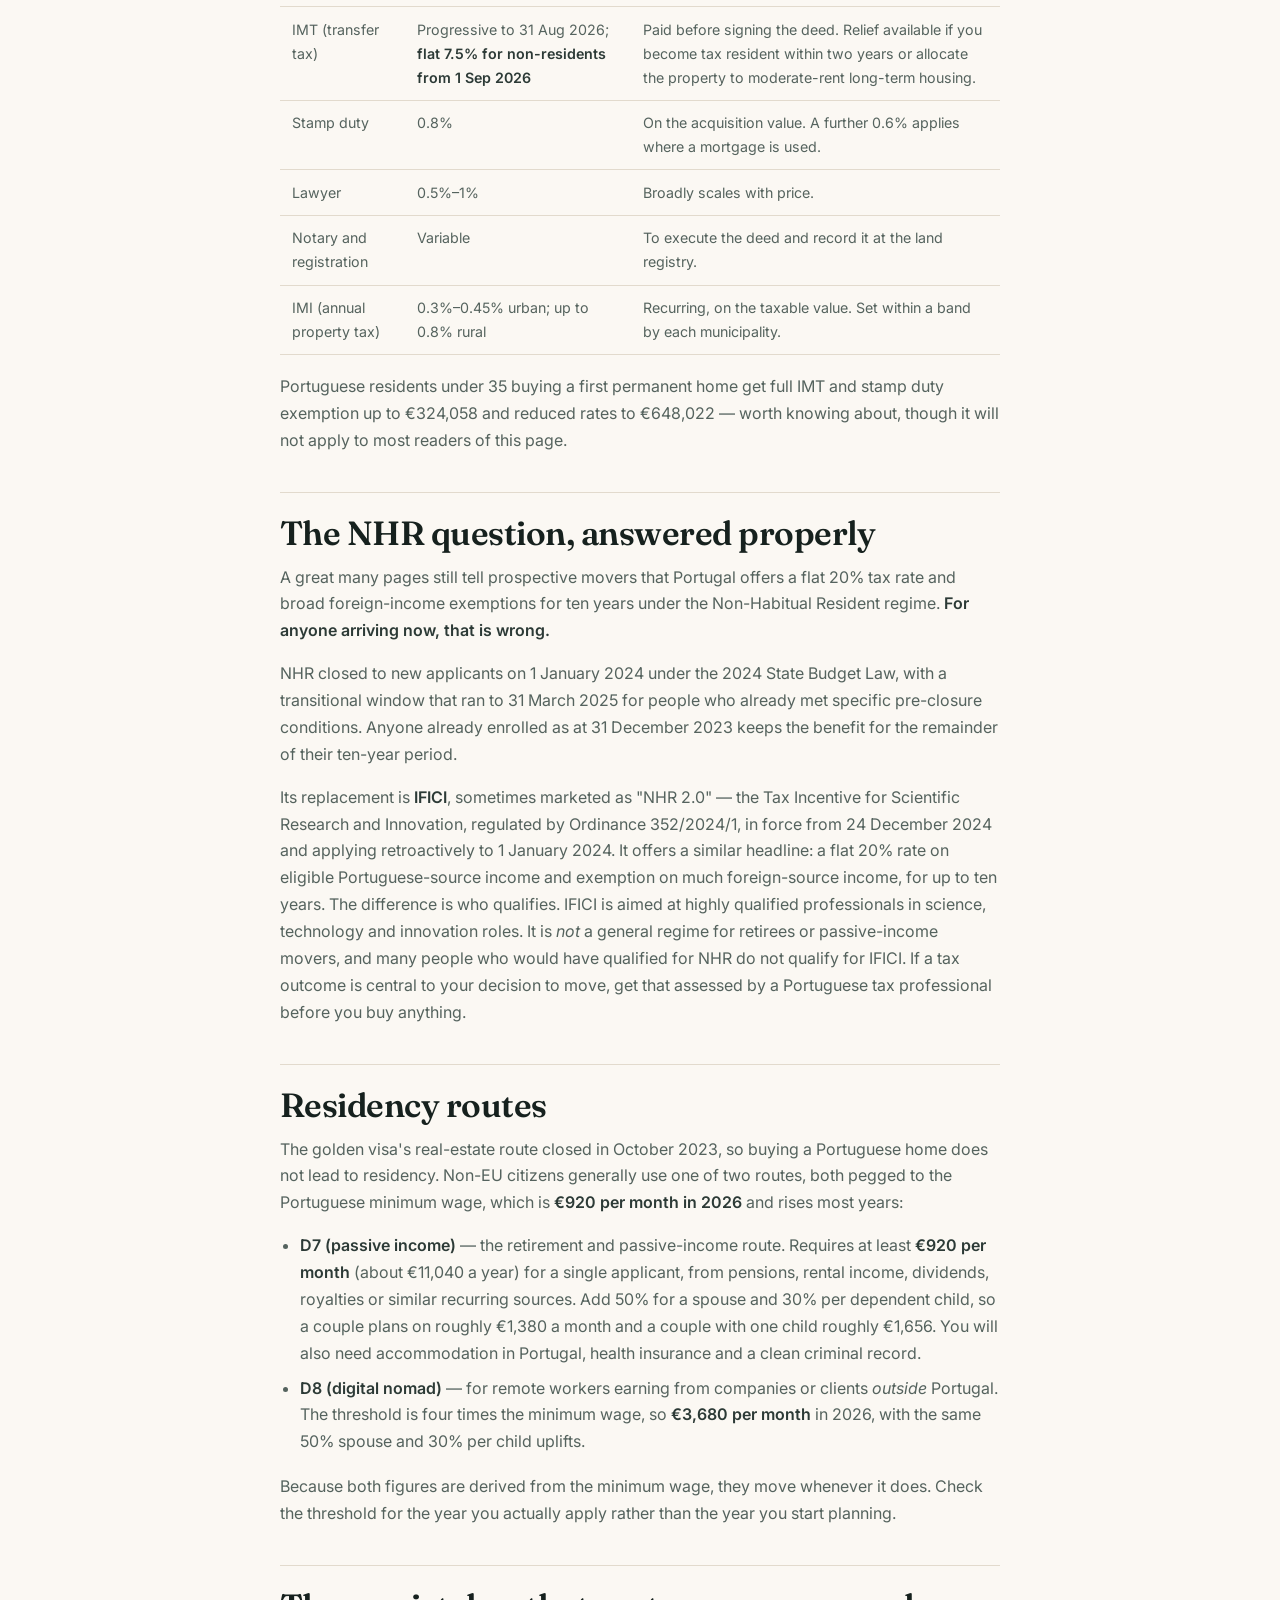
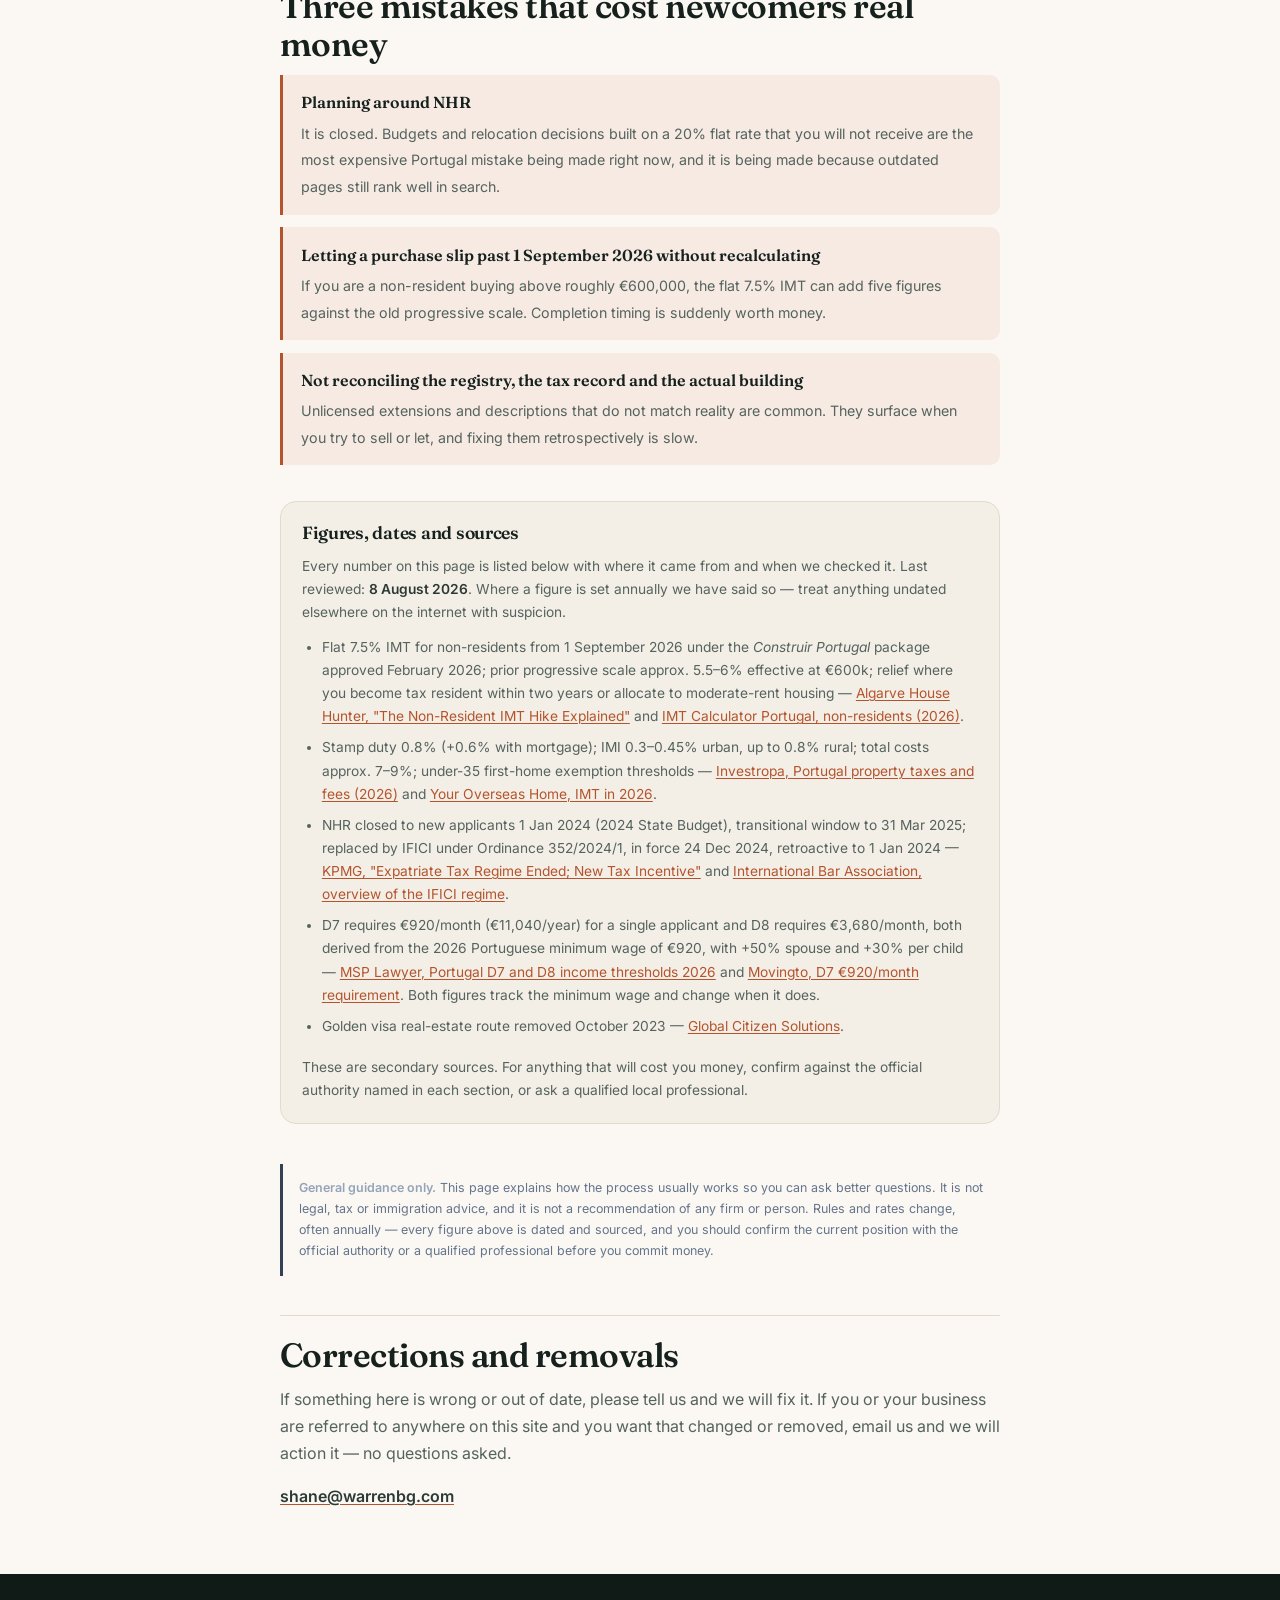
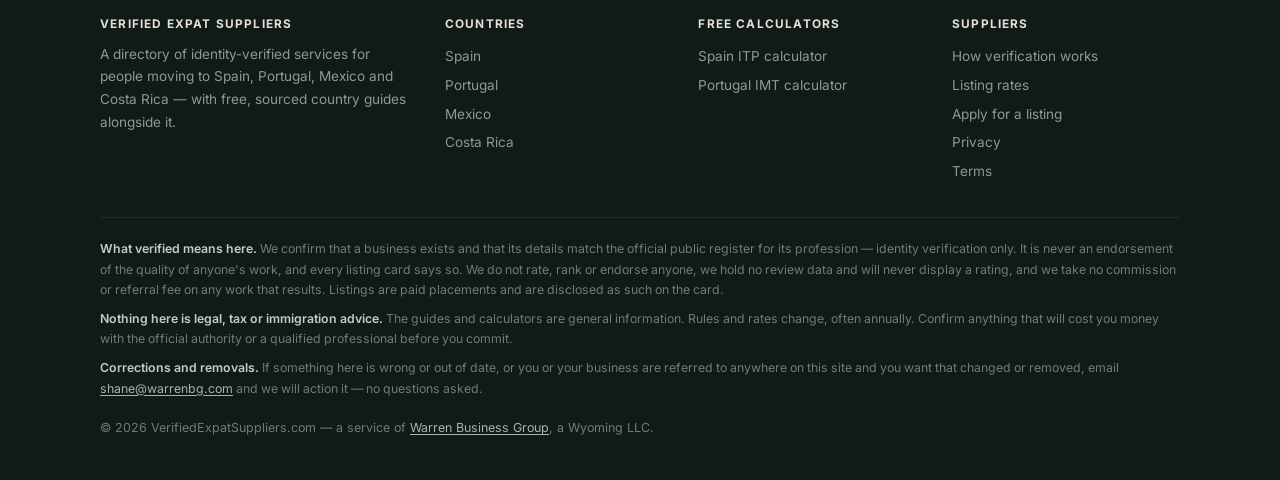
<file: portugal/index.html>
<!DOCTYPE html>
<html lang="en">
<head>
  <meta charset="UTF-8">
  <meta name="viewport" content="width=device-width, initial-scale=1.0">
  <title>Expat Services in Portugal — Verified Suppliers, Plus a Sourced Guide to Buying Property (2026)</title>
  <meta name="description" content="Verified expat services in Portugal — legal, accounting and tax, real estate, healthcare, relocation, insurance and banking. Supplier applications are open. Plus a free sourced guide covering the flat 7.5% non-resident IMT from 1 September 2026 and what replaced NHR.">
  <link rel="canonical" href="https://verifiedexpatsuppliers.com/portugal/">
  <script async src="https://pagead2.googlesyndication.com/pagead/js/adsbygoogle.js?client=ca-pub-6286935824893984" crossorigin="anonymous"></script>
  <link rel="preconnect" href="https://fonts.googleapis.com">
  <link rel="preconnect" href="https://fonts.gstatic.com" crossorigin>
  <link href="https://fonts.googleapis.com/css2?family=Fraunces:opsz,wght@9..144,400;9..144,600&family=Inter:wght@400;500;600;700&display=swap" rel="stylesheet">
  <link rel="stylesheet" href="/assets/site.css">
  <link rel="icon" href="/assets/logo.svg" type="image/svg+xml">
  <meta name="theme-color" content="#16211E">
</head>
<body>
<header class="site-head">
  <div class="shell head-in">
    <a class="logo" href="/">
      <img class="logo-mark" src="/assets/logo.svg" alt="" width="30" height="30">
      <span class="logo-txt">Verified<br><em>Expat Suppliers</em></span>
    </a>
    <nav class="head-nav">
      <a href="/#countries" class="nav-hide">Countries</a>
      <a href="/spain/itp-calculator/" class="nav-hide">Calculators</a>
      <a href="/for-suppliers/" class="btn btn-primary btn-sm">Get listed</a>
    </nav>
  </div>
</header>
<div class="wrap">
  <h1>Expat services in Portugal</h1>
  <p class="standfirst">Verified lawyers, accountants, real estate, healthcare and relocation services for expats in Portugal — plus a free, sourced guide to buying property here.</p>

<div class="slot" id="suppliers">
  <h2 style="border-top:none">Verified suppliers in Portugal</h2>
  <div class="open-note">Applications open &mdash; no suppliers listed yet</div>
  <p style="font-size:0.9rem">We are opening the verified network across these categories. Nothing appears here until a real supplier has passed the checks below, and we would rather show an empty section than a name we cannot evidence.</p>
  <div class="chips"><span class="chip">Legal</span><span class="chip">Accounting &amp; tax</span><span class="chip">Real estate</span><span class="chip">Healthcare — clinics &amp; dentists</span><span class="chip">Construction &amp; trades</span><span class="chip">Relocation</span><span class="chip">Insurance</span><span class="chip">Banking</span><span class="chip chip-free">Community &amp; faith &mdash; free</span></div>
    <p style="font-size:0.9rem;margin-bottom:0"><strong>When a supplier does appear here, "verified" will mean we hold a dated record of all of the following:</strong></p>
  <ul style="font-size:0.9rem">
    <li>Their legal registration or professional licence number, checked against the issuing register &mdash; in Portugal that means Registo Comercial, Ordem dos Advogados or the professional college for the trade</li>
    <li>A working business address, website and direct contact route we have confirmed</li>
    <li>Written confirmation from them that they want to be listed, and on what terms</li>
    <li>The date each check was carried out, and the name of whoever carried it out</li>
  </ul>
  <p style="font-size:0.9rem;margin-bottom:0">Until every one of those exists for a given supplier, that supplier will not be shown. We will never display a rating or a review score — we have no review data and will not invent any.</p>
  <p style="font-size:0.9rem;margin-bottom:0;margin-top:0.9rem">Listings are paid placements and every card says so. <a href="/for-suppliers/"><strong>How listing and identity verification work &rarr;</strong></a>  &middot;  <a href="/apply/"><strong>Apply for a listing &rarr;</strong></a></p>
</div>

    <a class="calc-cta" href="/portugal/imt-calculator/">
    <div class="k">Free calculator</div>
    <div class="t">Portugal IMT before and after 1 September 2026</div>
    <div class="d">See the old progressive scale and the new flat 7.5% non-resident rate side by side, with the difference in euros on your purchase price.</div>
  </a>
<div class="guide-lead">
    <h2 style="border-top:none;padding-top:0">Buying property in Portugal as a foreigner</h2>
    <p>A free, sourced guide to the process, written for a first-time foreign buyer. Every figure is dated and linked to where it came from.</p>
  </div>

  <h2>Who can own property in Portugal, and under what structure</h2>
  <p>Portugal places no restrictions on foreign ownership. Buyers of any nationality take full freehold title in their own name, with the same rights as a Portuguese national, and no special structure is required. What you do need first is a <strong>NIF</strong> (<em>número de identificação fiscal</em>), the Portuguese tax number. Non-EU residents also generally need to appoint a <strong>fiscal representative</strong> in Portugal to receive tax correspondence on their behalf — a routine service, but one people are often unaware of until a tax notice goes unanswered.</p>
  <p>Two things that were true in older guides are no longer true, and both matter a great deal:</p>
  <ul>
    <li><strong>The golden visa no longer has a property route.</strong> Real estate was removed as a qualifying investment in October 2023. Buying a Portuguese home does not lead to residency.</li>
    <li><strong>NHR is closed.</strong> See the tax section below — this is the single most out-of-date claim still circulating about Portugal.</li>
  </ul>

  <h2>A tax change taking effect on 1 September 2026</h2>
  <p style="margin-bottom:1rem"><a href="/portugal/imt-calculator/"><strong>Work out your own numbers &rarr;</strong></a> Our free IMT calculator shows the old progressive scale and the new flat rate side by side.</p>
  <p>This page is being published in August 2026, three weeks before a significant change, so read this section carefully if you are mid-purchase.</p>
  <p>Portugal's parliament approved the <em>Construir Portugal</em> housing package in February 2026. From <strong>1 September 2026, non-resident buyers of residential property pay a flat 7.5% IMT</strong> (property transfer tax) from the first euro, on both primary and secondary homes. Deeds signed before that date continue to follow the older progressive scale, under which a non-resident buying at around €600,000 paid an effective rate of roughly 5.9%, and exactly 6% at €900,000 (where a flat 6% band applies). At €1 million the new flat rate costs a non-resident roughly €15,000 more than the old scale did.</p>
  <p>There is relief available. You can apply to the tax authority to cancel the difference between the 7.5% paid and the standard progressive rates if, after the purchase, you either <strong>become a Portuguese tax resident within two years</strong> of the acquisition, or <strong>allocate the property to moderate-rent long-term housing</strong>. If either applies to your plans, raise it with your lawyer before completion rather than after.</p>

  <h2>The professionals you actually need</h2>
  <h3>An independent lawyer (advogado)</h3>
  <p>Independent of the seller and the agent. Their core job is documentary: obtain the <em>certidão permanente</em> from the Land Registry to confirm ownership and any charges, check the <em>caderneta predial</em> (the tax register description) actually matches the building in front of you, and confirm the habitation licence and any extensions were properly permitted. Mismatches between the registry, the tax record and the physical building are the most common defect in Portuguese property and are tedious and slow to resolve after completion.</p>
  <h3>A notary and the Conservatória do Registo Predial</h3>
  <p>The deed (<em>escritura</em>) is executed before a notary, and the transfer is then recorded at the land registry. As in Spain, the notary is a public official confirming the formality of the transaction, not your representative.</p>
  <h3>A tax adviser and fiscal representative</h3>
  <p>Needed both for the IMT position above and for your ongoing annual obligations. Non-EU non-residents generally must have a fiscal representative appointed.</p>

  <h2>The real cost stack</h2>
  <p style="font-size:0.83rem;font-style:italic;color:#94a3b8;margin:-0.35rem 0 1rem">General guidance, not legal or tax advice — sources and dates below.</p>
  <p>For a standard residential purchase, total fees and taxes have typically run around <strong>7%–9% of the price</strong> in 2026 — but that predates the September IMT change, which pushes the total higher for non-residents buying above roughly €600,000.</p>
  <table>
    <tr><th>Cost</th><th>Figure</th><th>Notes</th></tr>
    <tr><td>IMT (transfer tax)</td><td>Progressive to 31 Aug 2026; <strong>flat 7.5% for non-residents from 1 Sep 2026</strong></td><td>Paid before signing the deed. Relief available if you become tax resident within two years or allocate the property to moderate-rent long-term housing.</td></tr>
    <tr><td>Stamp duty</td><td>0.8%</td><td>On the acquisition value. A further 0.6% applies where a mortgage is used.</td></tr>
    <tr><td>Lawyer</td><td>0.5%–1%</td><td>Broadly scales with price.</td></tr>
    <tr><td>Notary and registration</td><td>Variable</td><td>To execute the deed and record it at the land registry.</td></tr>
    <tr><td>IMI (annual property tax)</td><td>0.3%–0.45% urban; up to 0.8% rural</td><td>Recurring, on the taxable value. Set within a band by each municipality.</td></tr>
  </table>
  <p>Portuguese residents under 35 buying a first permanent home get full IMT and stamp duty exemption up to €324,058 and reduced rates to €648,022 — worth knowing about, though it will not apply to most readers of this page.</p>

  <h2>The NHR question, answered properly</h2>
  <p>A great many pages still tell prospective movers that Portugal offers a flat 20% tax rate and broad foreign-income exemptions for ten years under the Non-Habitual Resident regime. <strong>For anyone arriving now, that is wrong.</strong></p>
  <p>NHR closed to new applicants on 1 January 2024 under the 2024 State Budget Law, with a transitional window that ran to 31 March 2025 for people who already met specific pre-closure conditions. Anyone already enrolled as at 31 December 2023 keeps the benefit for the remainder of their ten-year period.</p>
  <p>Its replacement is <strong>IFICI</strong>, sometimes marketed as "NHR 2.0" — the Tax Incentive for Scientific Research and Innovation, regulated by Ordinance 352/2024/1, in force from 24 December 2024 and applying retroactively to 1 January 2024. It offers a similar headline: a flat 20% rate on eligible Portuguese-source income and exemption on much foreign-source income, for up to ten years. The difference is who qualifies. IFICI is aimed at highly qualified professionals in science, technology and innovation roles. It is <em>not</em> a general regime for retirees or passive-income movers, and many people who would have qualified for NHR do not qualify for IFICI. If a tax outcome is central to your decision to move, get that assessed by a Portuguese tax professional before you buy anything.</p>

  <h2>Residency routes</h2>
  <p>The golden visa's real-estate route closed in October 2023, so buying a Portuguese home does not lead to residency. Non-EU citizens generally use one of two routes, both pegged to the Portuguese minimum wage, which is <strong>&euro;920 per month in 2026</strong> and rises most years:</p>
  <ul>
    <li><strong>D7 (passive income)</strong> — the retirement and passive-income route. Requires at least <strong>&euro;920 per month</strong> (about &euro;11,040 a year) for a single applicant, from pensions, rental income, dividends, royalties or similar recurring sources. Add 50% for a spouse and 30% per dependent child, so a couple plans on roughly &euro;1,380 a month and a couple with one child roughly &euro;1,656. You will also need accommodation in Portugal, health insurance and a clean criminal record.</li>
    <li><strong>D8 (digital nomad)</strong> — for remote workers earning from companies or clients <em>outside</em> Portugal. The threshold is four times the minimum wage, so <strong>&euro;3,680 per month</strong> in 2026, with the same 50% spouse and 30% per child uplifts.</li>
  </ul>
  <p>Because both figures are derived from the minimum wage, they move whenever it does. Check the threshold for the year you actually apply rather than the year you start planning.</p>

  <h2>Three mistakes that cost newcomers real money</h2>
  <div class="mistake"><b>Planning around NHR</b><span>It is closed. Budgets and relocation decisions built on a 20% flat rate that you will not receive are the most expensive Portugal mistake being made right now, and it is being made because outdated pages still rank well in search.</span></div>
  <div class="mistake"><b>Letting a purchase slip past 1 September 2026 without recalculating</b><span>If you are a non-resident buying above roughly €600,000, the flat 7.5% IMT can add five figures against the old progressive scale. Completion timing is suddenly worth money.</span></div>
  <div class="mistake"><b>Not reconciling the registry, the tax record and the actual building</b><span>Unlicensed extensions and descriptions that do not match reality are common. They surface when you try to sell or let, and fixing them retrospectively is slow.</span></div>

  <div class="sources">
    <h2>Figures, dates and sources</h2>
    <p style="margin-bottom:0.75rem">Every number on this page is listed below with where it came from and when we checked it. Last reviewed: <strong>8 August 2026</strong>. Where a figure is set annually we have said so — treat anything undated elsewhere on the internet with suspicion.</p>
    <ul>
      <li>Flat 7.5% IMT for non-residents from 1 September 2026 under the <em>Construir Portugal</em> package approved February 2026; prior progressive scale approx. 5.5–6% effective at €600k; relief where you become tax resident within two years or allocate to moderate-rent housing — <a href="https://www.algarvehousehunter.com/post/portugal-non-resident-property-tax-2026">Algarve House Hunter, "The Non-Resident IMT Hike Explained"</a> and <a href="https://imtcalc.pt/en/non-residents">IMT Calculator Portugal, non-residents (2026)</a>.</li>
      <li>Stamp duty 0.8% (+0.6% with mortgage); IMI 0.3–0.45% urban, up to 0.8% rural; total costs approx. 7–9%; under-35 first-home exemption thresholds — <a href="https://investropa.com/blogs/news/portugal-property-taxes-fees">Investropa, Portugal property taxes and fees (2026)</a> and <a href="https://www.youroverseashome.com/portugal/articles/imt-tax-in-portugal-what-buyers-pay-in-2026/">Your Overseas Home, IMT in 2026</a>.</li>
      <li>NHR closed to new applicants 1 Jan 2024 (2024 State Budget), transitional window to 31 Mar 2025; replaced by IFICI under Ordinance 352/2024/1, in force 24 Dec 2024, retroactive to 1 Jan 2024 — <a href="https://kpmg.com/xx/en/our-insights/gms-flash-alert/flash-alert-2025-044.html">KPMG, "Expatriate Tax Regime Ended; New Tax Incentive"</a> and <a href="https://www.ibanet.org/overview-Portugal-new-IFICI-regime">International Bar Association, overview of the IFICI regime</a>.</li>
      <li>D7 requires &euro;920/month (&euro;11,040/year) for a single applicant and D8 requires &euro;3,680/month, both derived from the 2026 Portuguese minimum wage of &euro;920, with +50% spouse and +30% per child — <a href="https://www.msplawyer.io/portugal-d7-d8-visa-requirements-2026/">MSP Lawyer, Portugal D7 and D8 income thresholds 2026</a> and <a href="https://movingto.com/pt/d7-visa-portugal">Movingto, D7 &euro;920/month requirement</a>. Both figures track the minimum wage and change when it does.</li>
      <li>Golden visa real-estate route removed October 2023 — <a href="https://www.globalcitizensolutions.com/portugal-nhr-ending/">Global Citizen Solutions</a>.</li>
    </ul>
    <p style="margin-top:0.9rem;margin-bottom:0">These are secondary sources. For anything that will cost you money, confirm against the official authority named in each section, or ask a qualified local professional.</p>
  </div>
  <div class="disclaimer" style="background:transparent;border-left:3px solid #334155;font-size:0.78rem;color:#64748b;margin-top:2.5rem;margin-bottom:1.5rem;padding:0.9rem 1rem">
    <strong style="color:#94a3b8">General guidance only.</strong> This page explains how the process usually works so you can ask better questions. It is not legal, tax or immigration advice, and it is not a recommendation of any firm or person. Rules and rates change, often annually — every figure above is dated and sourced, and you should confirm the current position with the official authority or a qualified professional before you commit money.
  </div>
  <h2>Corrections and removals</h2>
  <p>If something here is wrong or out of date, please tell us and we will fix it. If you or your business are referred to anywhere on this site and you want that changed or removed, email us and we will action it — no questions asked.</p>
  <p><a href="mailto:shane@warrenbg.com?subject=portugal%20guide%20correction"><strong>shane@warrenbg.com</strong></a></p>
</div>
<footer class="site-foot">
  <div class="shell">
    <div class="foot-cols">
      <div class="foot-brand">
        <h4>Verified Expat Suppliers</h4>
        <p>A directory of identity-verified services for people moving to Spain, Portugal, Mexico and Costa Rica &mdash; with free, sourced country guides alongside it.</p>
      </div>
      <div>
        <h4>Countries</h4>
        <a href="/spain/">Spain</a>
        <a href="/portugal/">Portugal</a>
        <a href="/mexico/">Mexico</a>
        <a href="/costa-rica/">Costa Rica</a>
      </div>
      <div>
        <h4>Free calculators</h4>
        <a href="/spain/itp-calculator/">Spain ITP calculator</a>
        <a href="/portugal/imt-calculator/">Portugal IMT calculator</a>
      </div>
      <div>
        <h4>Suppliers</h4>
        <a href="/for-suppliers/">How verification works</a>
        <a href="/pricing/">Listing rates</a>
        <a href="/apply/">Apply for a listing</a>
        <a href="/privacy.html">Privacy</a>
        <a href="/terms.html">Terms</a>
      </div>
    </div>
    <div class="foot-small">
      <p><strong style="color:#C3CDC7">What verified means here.</strong> We confirm that a business exists and that its details match the official public register for its profession &mdash; identity verification only. It is never an endorsement of the quality of anyone's work, and every listing card says so. We do not rate, rank or endorse anyone, we hold no review data and will never display a rating, and we take no commission or referral fee on any work that results. Listings are paid placements and are disclosed as such on the card.</p>
      <p><strong style="color:#C3CDC7">Nothing here is legal, tax or immigration advice.</strong> The guides and calculators are general information. Rules and rates change, often annually. Confirm anything that will cost you money with the official authority or a qualified professional before you commit.</p>
      <p><strong style="color:#C3CDC7">Corrections and removals.</strong> If something here is wrong or out of date, or you or your business are referred to anywhere on this site and you want that changed or removed, email <a href="mailto:shane@warrenbg.com?subject=verifiedexpatsuppliers.com%20correction%20or%20removal">shane@warrenbg.com</a> and we will action it &mdash; no questions asked.</p>
      <p class="foot-base">&copy; 2026 VerifiedExpatSuppliers.com &mdash; a service of <a href="https://warrenbg.com">Warren Business Group</a>, a Wyoming LLC.</p>
    </div>
  </div>
</footer>
</body>
</html>
</file>
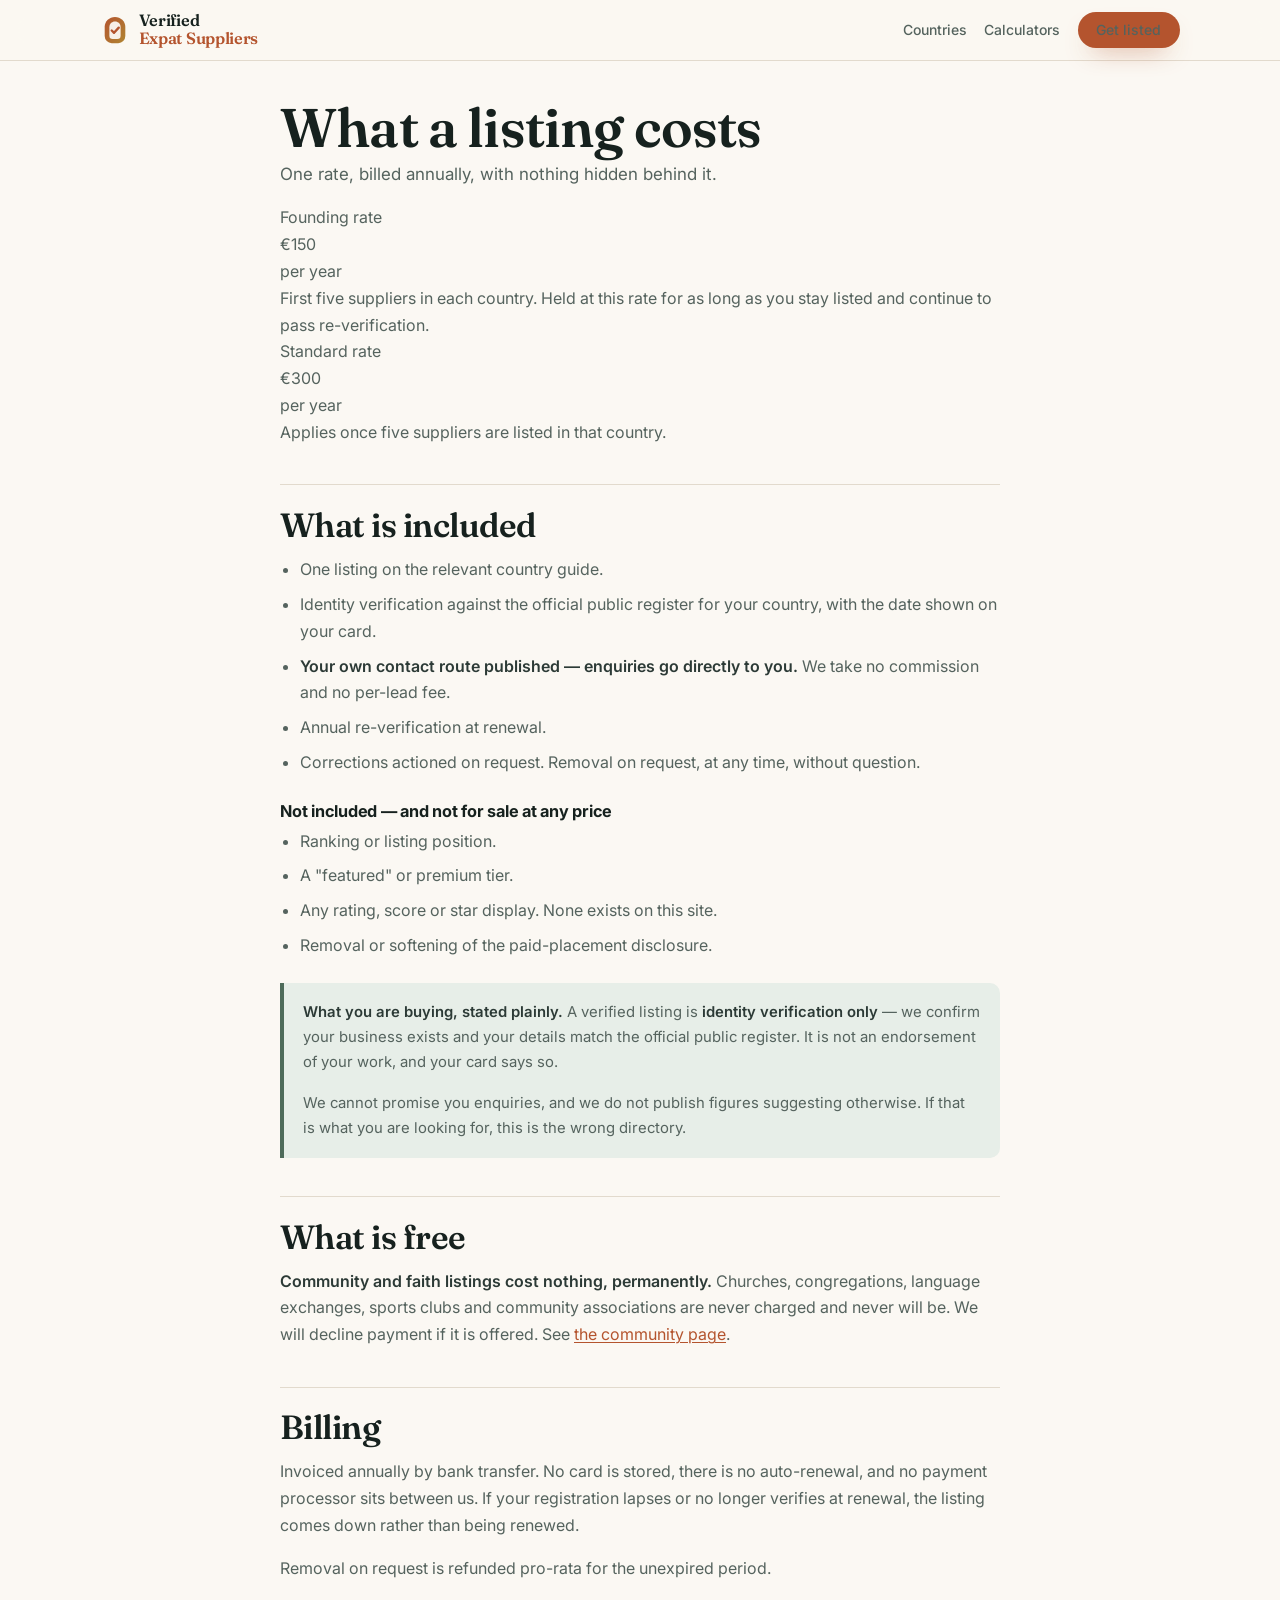
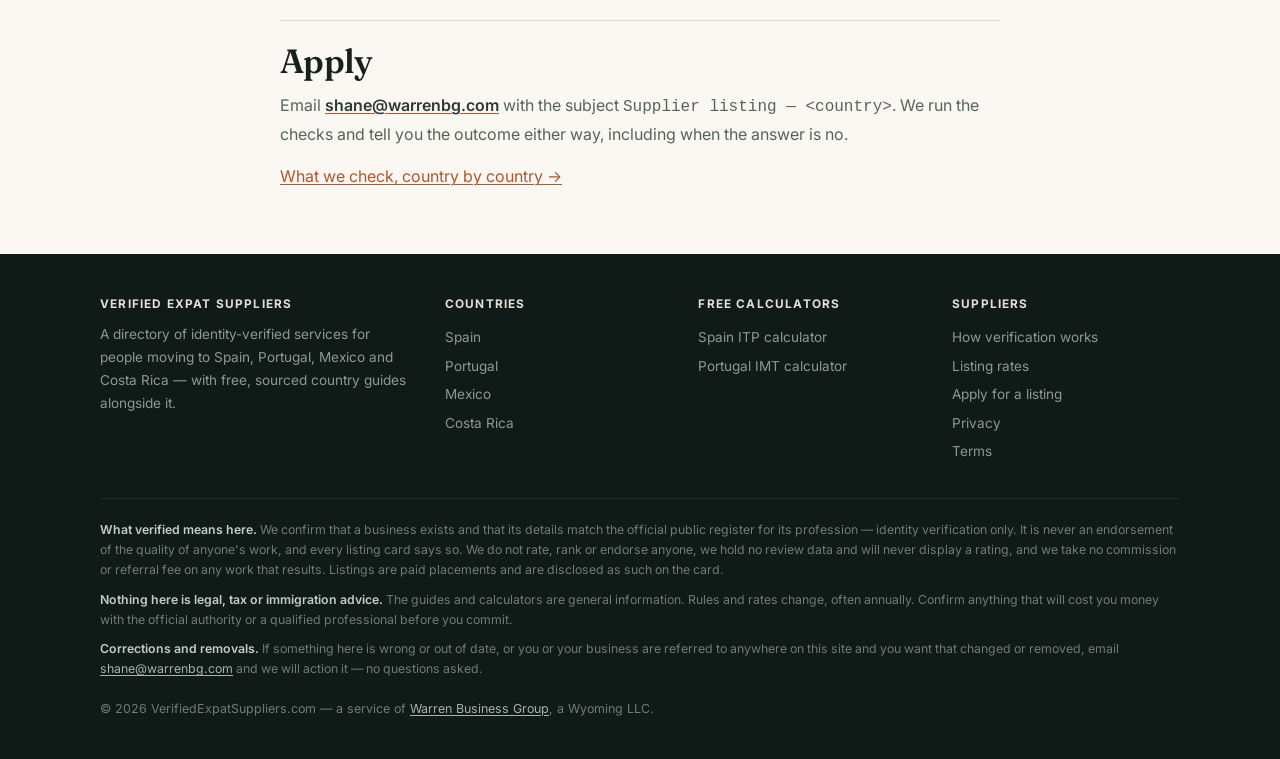
<file: pricing/index.html>
<!DOCTYPE html>
<html lang="en">
<head>
  <meta charset="UTF-8">
  <meta name="viewport" content="width=device-width, initial-scale=1.0">
  <title>Listing Rates — Verified Expat Supplier Directory</title>
  <meta name="description" content="What a verified supplier listing costs on the expat directory — legal, accounting and tax, real estate, healthcare, relocation, insurance and banking. Rates published openly, no sales call, and what is not for sale at any price.">
  <link rel="canonical" href="https://verifiedexpatsuppliers.com/pricing/">
  <link rel="preconnect" href="https://fonts.googleapis.com">
  <link rel="preconnect" href="https://fonts.gstatic.com" crossorigin>
  <link href="https://fonts.googleapis.com/css2?family=Fraunces:opsz,wght@9..144,400;9..144,600&family=Inter:wght@400;500;600;700&display=swap" rel="stylesheet">
  <link rel="stylesheet" href="/assets/site.css">
  <link rel="icon" href="/assets/logo.svg" type="image/svg+xml">
  <meta name="theme-color" content="#16211E">
</head>
<body>
<header class="site-head">
  <div class="shell head-in">
    <a class="logo" href="/">
      <img class="logo-mark" src="/assets/logo.svg" alt="" width="30" height="30">
      <span class="logo-txt">Verified<br><em>Expat Suppliers</em></span>
    </a>
    <nav class="head-nav">
      <a href="/#countries" class="nav-hide">Countries</a>
      <a href="/spain/itp-calculator/" class="nav-hide">Calculators</a>
      <a href="/for-suppliers/" class="btn btn-primary btn-sm">Get listed</a>
    </nav>
  </div>
</header>

<div class="wrap">
  <h1>What a listing costs</h1>
  <p class="standfirst">One rate, billed annually, with nothing hidden behind it.</p>

  <div class="rates">
    <div class="rate founding">
      <div class="label">Founding rate</div>
      <div class="amount">&euro;150</div>
      <div class="per">per year</div>
      <div class="note">First five suppliers in each country. Held at this rate for as long as you stay listed and continue to pass re-verification.</div>
    </div>
    <div class="rate">
      <div class="label">Standard rate</div>
      <div class="amount">&euro;300</div>
      <div class="per">per year</div>
      <div class="note">Applies once five suppliers are listed in that country.</div>
    </div>
  </div>

  <h2>What is included</h2>
  <ul>
    <li>One listing on the relevant country guide.</li>
    <li>Identity verification against the official public register for your country, with the date shown on your card.</li>
    <li><strong>Your own contact route published — enquiries go directly to you.</strong> We take no commission and no per-lead fee.</li>
    <li>Annual re-verification at renewal.</li>
    <li>Corrections actioned on request. Removal on request, at any time, without question.</li>
  </ul>

  <div class="never">
    <h3>Not included — and not for sale at any price</h3>
    <ul>
      <li>Ranking or listing position.</li>
      <li>A "featured" or premium tier.</li>
      <li>Any rating, score or star display. None exists on this site.</li>
      <li>Removal or softening of the paid-placement disclosure.</li>
    </ul>
  </div>

  <div class="callout">
    <p><strong>What you are buying, stated plainly.</strong> A verified listing is <strong>identity verification only</strong> — we confirm your business exists and your details match the official public register. It is not an endorsement of your work, and your card says so.</p>
    <p style="margin-bottom:0">We cannot promise you enquiries, and we do not publish figures suggesting otherwise. If that is what you are looking for, this is the wrong directory.</p>
  </div>

  <h2>What is free</h2>
  <p><strong>Community and faith listings cost nothing, permanently.</strong> Churches, congregations, language exchanges, sports clubs and community associations are never charged and never will be. We will decline payment if it is offered. See <a href="/community/">the community page</a>.</p>

  <h2>Billing</h2>
  <p>Invoiced annually by bank transfer. No card is stored, there is no auto-renewal, and no payment processor sits between us. If your registration lapses or no longer verifies at renewal, the listing comes down rather than being renewed.</p>
  <p>Removal on request is refunded pro-rata for the unexpired period.</p>

  <h2>Apply</h2>
  <p>Email <a href="mailto:shane@warrenbg.com?subject=Supplier%20listing%20%E2%80%94%20"><strong>shane@warrenbg.com</strong></a> with the subject <code>Supplier listing — &lt;country&gt;</code>. We run the checks and tell you the outcome either way, including when the answer is no.</p>
  <p><a href="/for-suppliers/">What we check, country by country &rarr;</a></p>
</div>

<footer class="site-foot">
  <div class="shell">
    <div class="foot-cols">
      <div class="foot-brand">
        <h4>Verified Expat Suppliers</h4>
        <p>A directory of identity-verified services for people moving to Spain, Portugal, Mexico and Costa Rica &mdash; with free, sourced country guides alongside it.</p>
      </div>
      <div>
        <h4>Countries</h4>
        <a href="/spain/">Spain</a>
        <a href="/portugal/">Portugal</a>
        <a href="/mexico/">Mexico</a>
        <a href="/costa-rica/">Costa Rica</a>
      </div>
      <div>
        <h4>Free calculators</h4>
        <a href="/spain/itp-calculator/">Spain ITP calculator</a>
        <a href="/portugal/imt-calculator/">Portugal IMT calculator</a>
      </div>
      <div>
        <h4>Suppliers</h4>
        <a href="/for-suppliers/">How verification works</a>
        <a href="/pricing/">Listing rates</a>
        <a href="/apply/">Apply for a listing</a>
        <a href="/privacy.html">Privacy</a>
        <a href="/terms.html">Terms</a>
      </div>
    </div>
    <div class="foot-small">
      <p><strong style="color:#C3CDC7">What verified means here.</strong> We confirm that a business exists and that its details match the official public register for its profession &mdash; identity verification only. It is never an endorsement of the quality of anyone's work, and every listing card says so. We do not rate, rank or endorse anyone, we hold no review data and will never display a rating, and we take no commission or referral fee on any work that results. Listings are paid placements and are disclosed as such on the card.</p>
      <p><strong style="color:#C3CDC7">Nothing here is legal, tax or immigration advice.</strong> The guides and calculators are general information. Rules and rates change, often annually. Confirm anything that will cost you money with the official authority or a qualified professional before you commit.</p>
      <p><strong style="color:#C3CDC7">Corrections and removals.</strong> If something here is wrong or out of date, or you or your business are referred to anywhere on this site and you want that changed or removed, email <a href="mailto:shane@warrenbg.com?subject=verifiedexpatsuppliers.com%20correction%20or%20removal">shane@warrenbg.com</a> and we will action it &mdash; no questions asked.</p>
      <p class="foot-base">&copy; 2026 VerifiedExpatSuppliers.com &mdash; a service of <a href="https://warrenbg.com">Warren Business Group</a>, a Wyoming LLC.</p>
    </div>
  </div>
</footer>
</body>
</html>
</file>
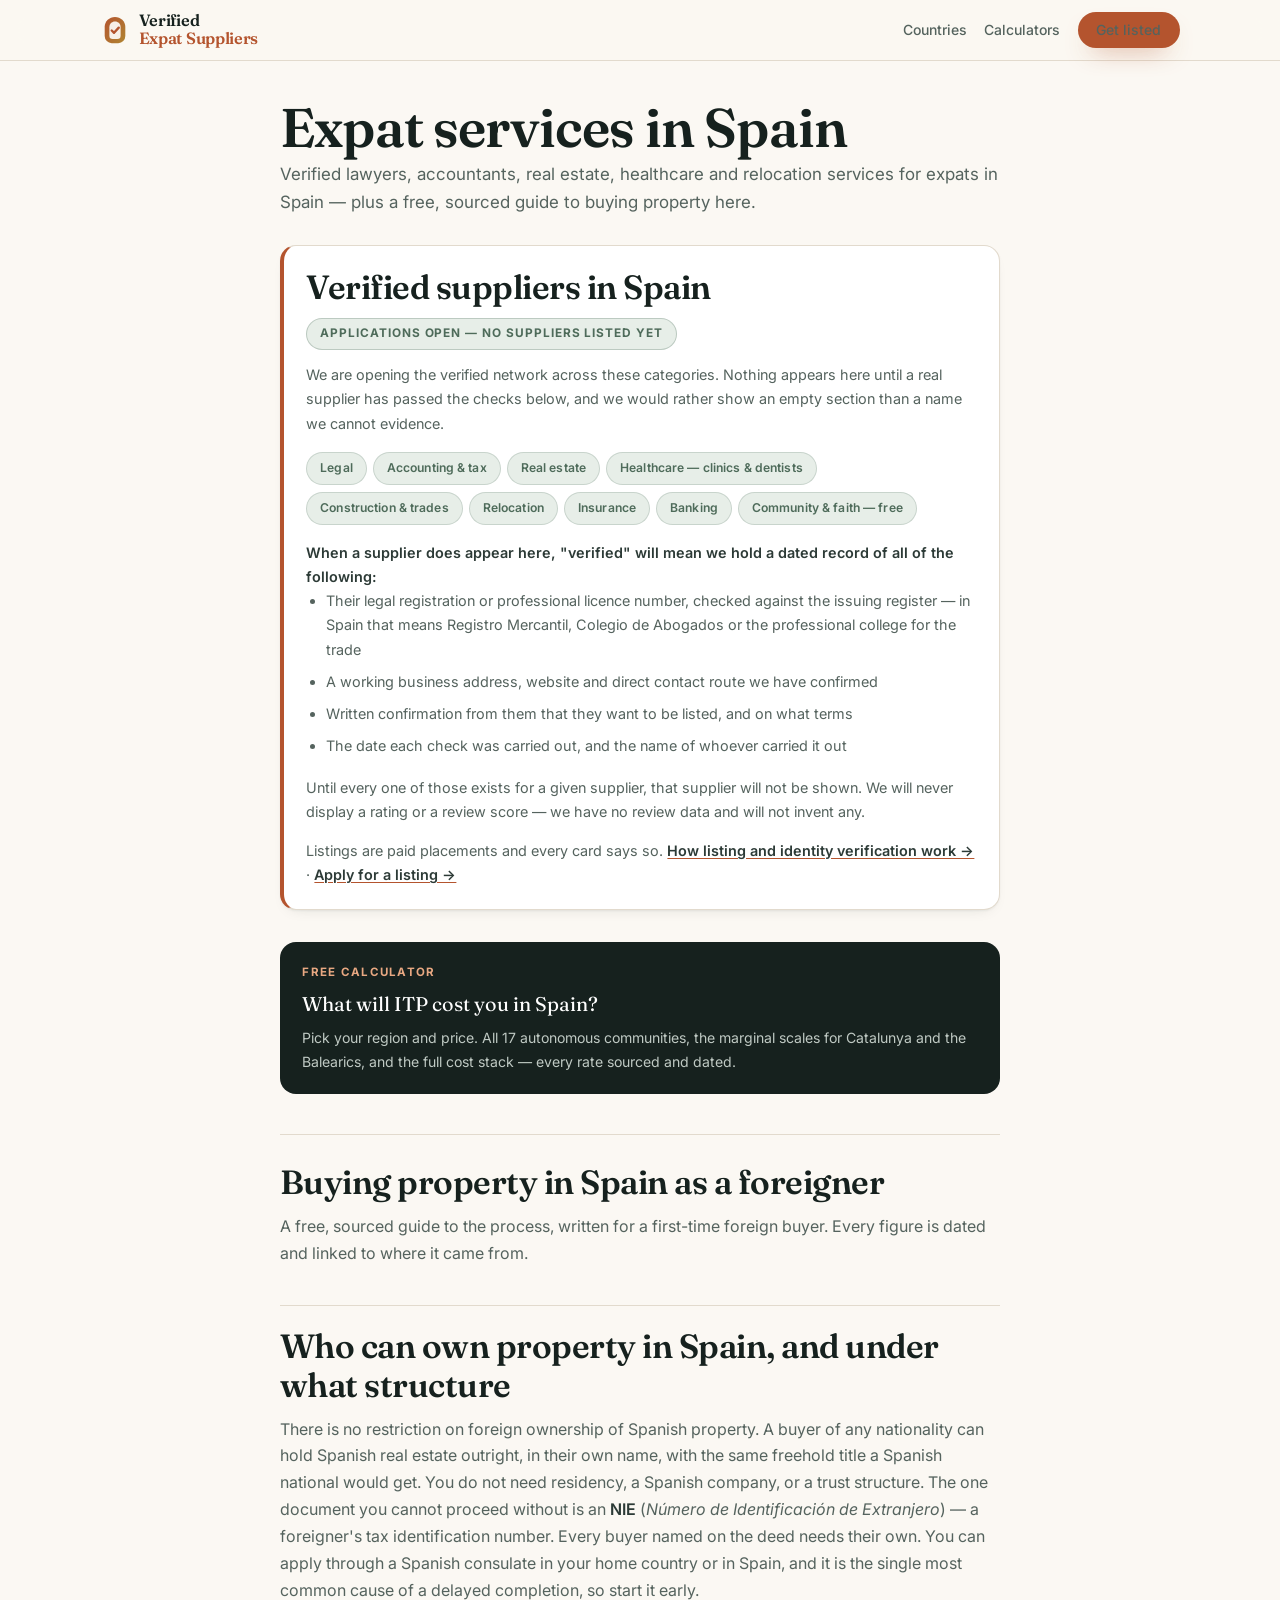
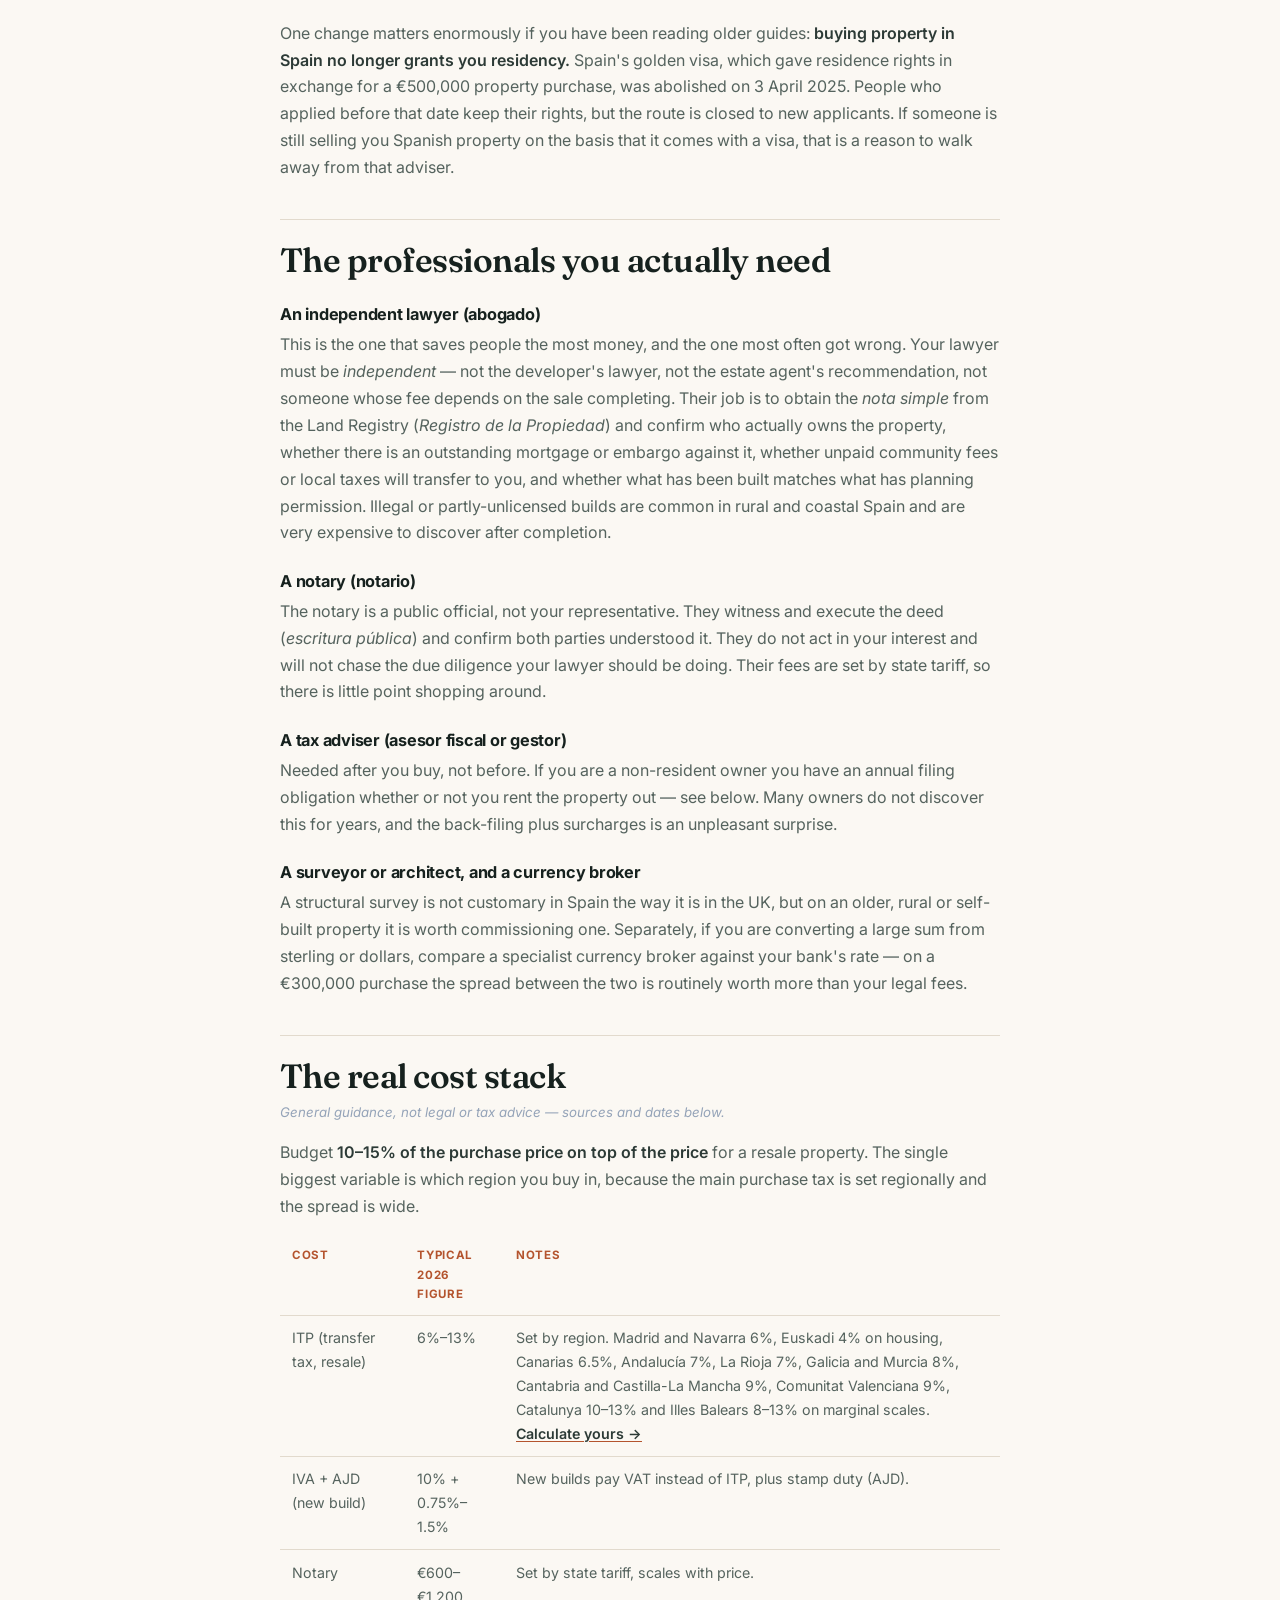
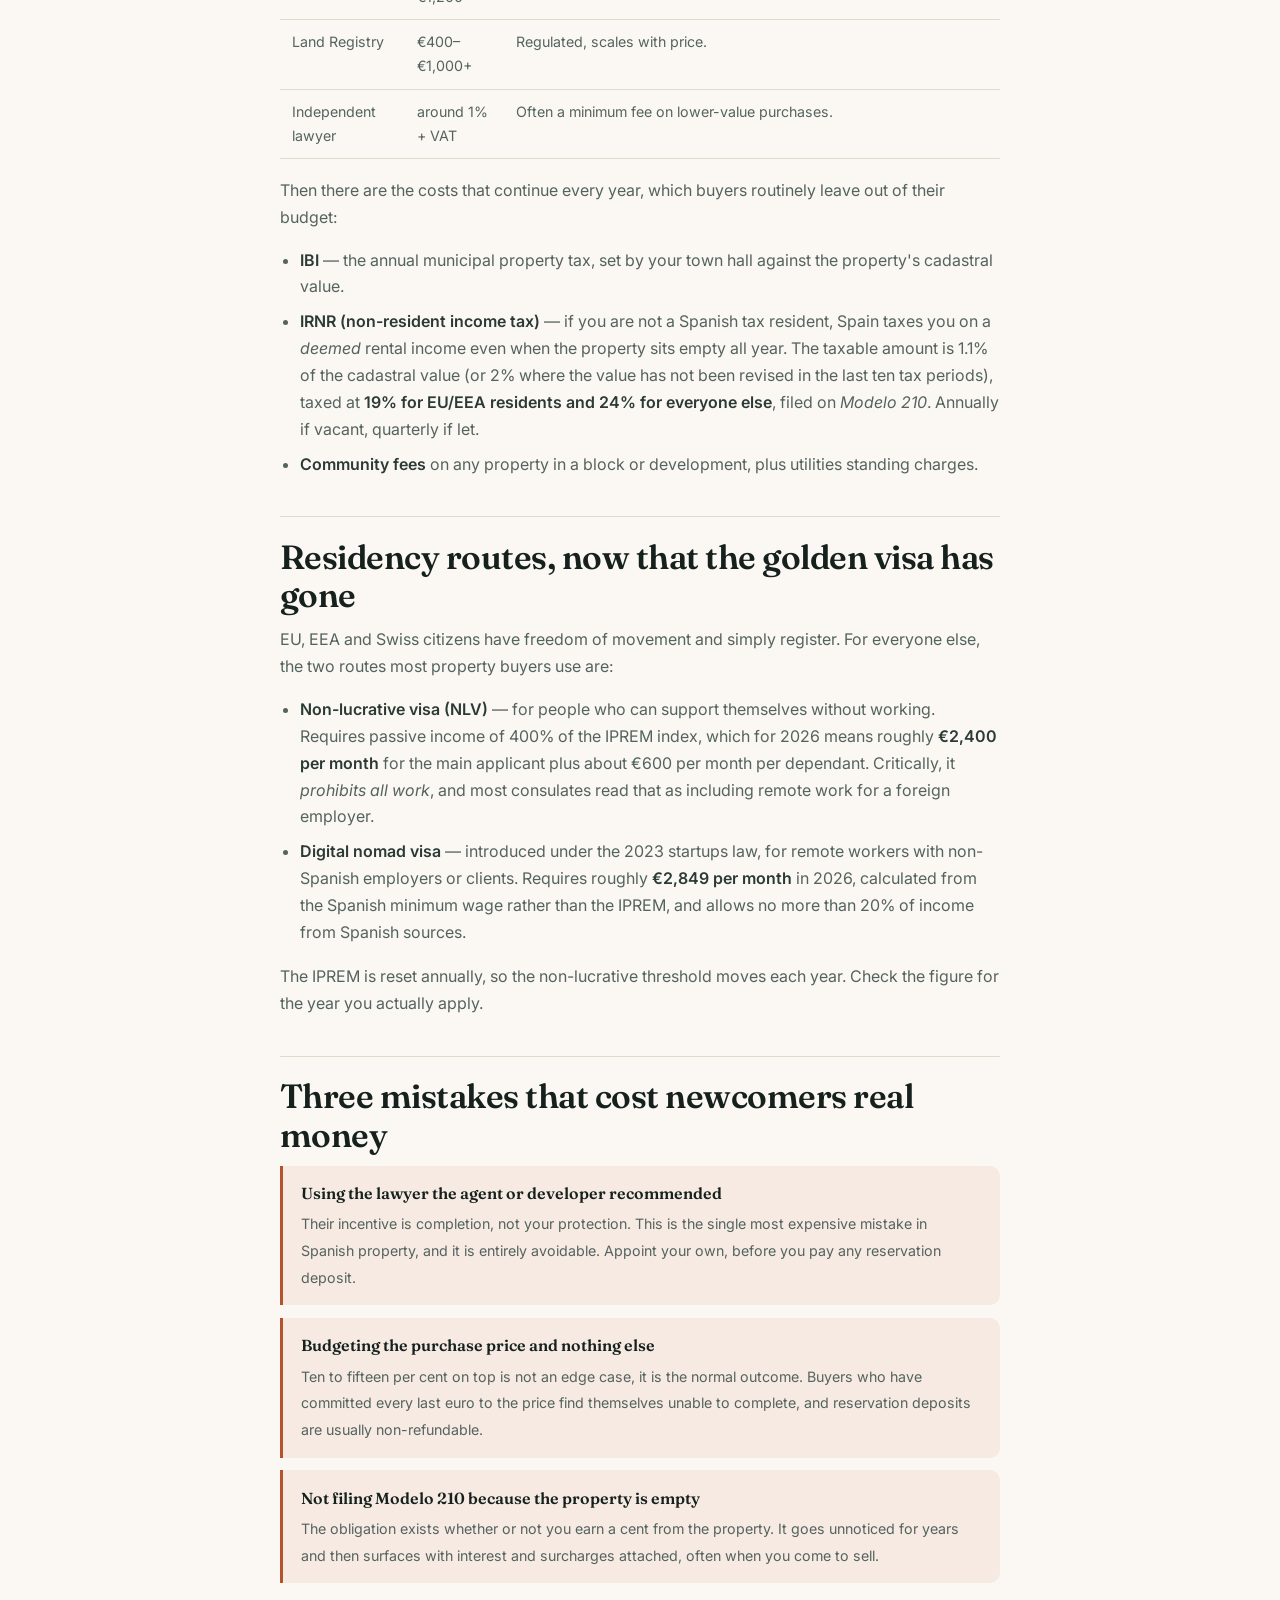
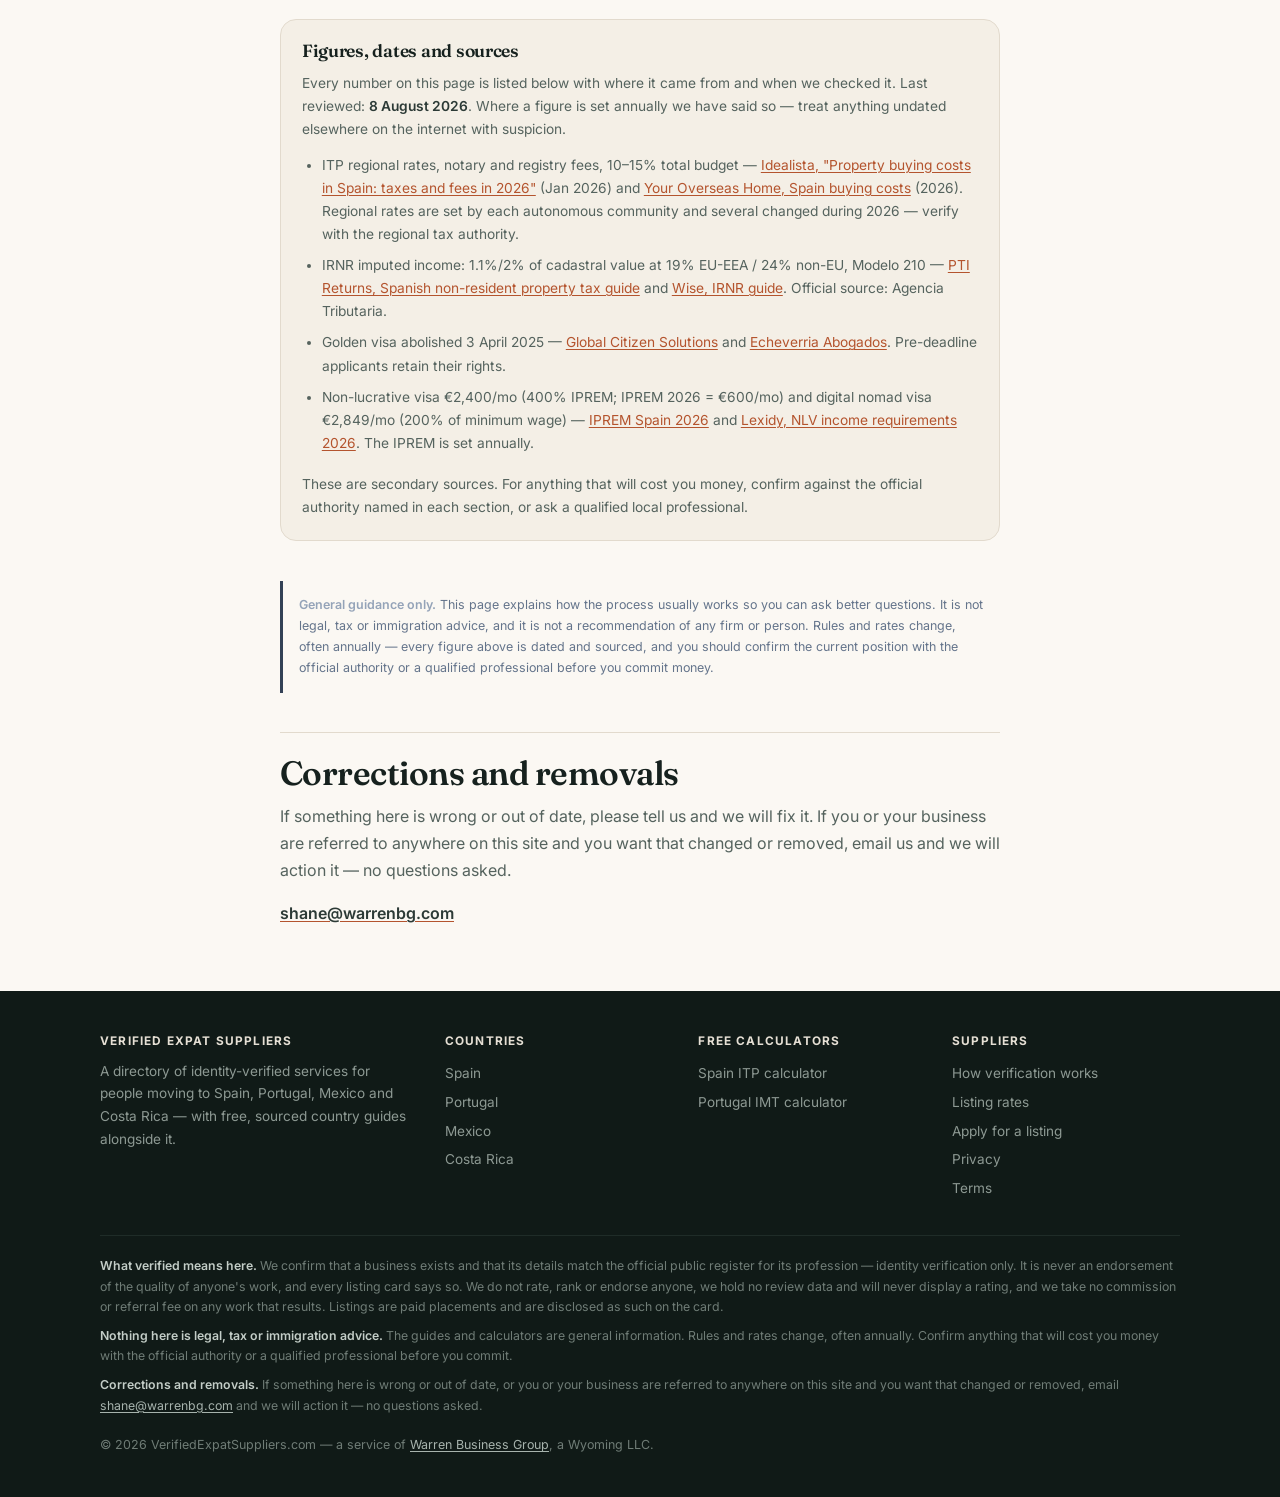
<file: spain/index.html>
<!DOCTYPE html>
<html lang="en">
<head>
  <meta charset="UTF-8">
  <meta name="viewport" content="width=device-width, initial-scale=1.0">
  <title>Expat Services in Spain — Verified Suppliers, Plus a Sourced Guide to Buying Property (2026)</title>
  <meta name="description" content="Verified expat services in Spain — legal, accounting and tax, real estate, healthcare, relocation, insurance and banking. Supplier applications are open. Plus a free sourced guide to buying property: regional transfer tax, non-resident tax and the residency routes left after the golden visa ended.">
  <link rel="canonical" href="https://verifiedexpatsuppliers.com/spain/">
  <script async src="https://pagead2.googlesyndication.com/pagead/js/adsbygoogle.js?client=ca-pub-6286935824893984" crossorigin="anonymous"></script>
  <link rel="preconnect" href="https://fonts.googleapis.com">
  <link rel="preconnect" href="https://fonts.gstatic.com" crossorigin>
  <link href="https://fonts.googleapis.com/css2?family=Fraunces:opsz,wght@9..144,400;9..144,600&family=Inter:wght@400;500;600;700&display=swap" rel="stylesheet">
  <link rel="stylesheet" href="/assets/site.css">
  <link rel="icon" href="/assets/logo.svg" type="image/svg+xml">
  <meta name="theme-color" content="#16211E">
</head>
<body>
<header class="site-head">
  <div class="shell head-in">
    <a class="logo" href="/">
      <img class="logo-mark" src="/assets/logo.svg" alt="" width="30" height="30">
      <span class="logo-txt">Verified<br><em>Expat Suppliers</em></span>
    </a>
    <nav class="head-nav">
      <a href="/#countries" class="nav-hide">Countries</a>
      <a href="/spain/itp-calculator/" class="nav-hide">Calculators</a>
      <a href="/for-suppliers/" class="btn btn-primary btn-sm">Get listed</a>
    </nav>
  </div>
</header>
<div class="wrap">
  <h1>Expat services in Spain</h1>
  <p class="standfirst">Verified lawyers, accountants, real estate, healthcare and relocation services for expats in Spain — plus a free, sourced guide to buying property here.</p>

<div class="slot" id="suppliers">
  <h2 style="border-top:none">Verified suppliers in Spain</h2>
  <div class="open-note">Applications open &mdash; no suppliers listed yet</div>
  <p style="font-size:0.9rem">We are opening the verified network across these categories. Nothing appears here until a real supplier has passed the checks below, and we would rather show an empty section than a name we cannot evidence.</p>
  <div class="chips"><span class="chip">Legal</span><span class="chip">Accounting &amp; tax</span><span class="chip">Real estate</span><span class="chip">Healthcare — clinics &amp; dentists</span><span class="chip">Construction &amp; trades</span><span class="chip">Relocation</span><span class="chip">Insurance</span><span class="chip">Banking</span><span class="chip chip-free">Community &amp; faith &mdash; free</span></div>
    <p style="font-size:0.9rem;margin-bottom:0"><strong>When a supplier does appear here, "verified" will mean we hold a dated record of all of the following:</strong></p>
  <ul style="font-size:0.9rem">
    <li>Their legal registration or professional licence number, checked against the issuing register &mdash; in Spain that means Registro Mercantil, Colegio de Abogados or the professional college for the trade</li>
    <li>A working business address, website and direct contact route we have confirmed</li>
    <li>Written confirmation from them that they want to be listed, and on what terms</li>
    <li>The date each check was carried out, and the name of whoever carried it out</li>
  </ul>
  <p style="font-size:0.9rem;margin-bottom:0">Until every one of those exists for a given supplier, that supplier will not be shown. We will never display a rating or a review score — we have no review data and will not invent any.</p>
  <p style="font-size:0.9rem;margin-bottom:0;margin-top:0.9rem">Listings are paid placements and every card says so. <a href="/for-suppliers/"><strong>How listing and identity verification work &rarr;</strong></a>  &middot;  <a href="/apply/"><strong>Apply for a listing &rarr;</strong></a></p>
</div>

    <a class="calc-cta" href="/spain/itp-calculator/">
    <div class="k">Free calculator</div>
    <div class="t">What will ITP cost you in Spain?</div>
    <div class="d">Pick your region and price. All 17 autonomous communities, the marginal scales for Catalunya and the Balearics, and the full cost stack &mdash; every rate sourced and dated.</div>
  </a>
<div class="guide-lead">
    <h2 style="border-top:none;padding-top:0">Buying property in Spain as a foreigner</h2>
    <p>A free, sourced guide to the process, written for a first-time foreign buyer. Every figure is dated and linked to where it came from.</p>
  </div>

  <h2>Who can own property in Spain, and under what structure</h2>
  <p>There is no restriction on foreign ownership of Spanish property. A buyer of any nationality can hold Spanish real estate outright, in their own name, with the same freehold title a Spanish national would get. You do not need residency, a Spanish company, or a trust structure. The one document you cannot proceed without is an <strong>NIE</strong> (<em>Número de Identificación de Extranjero</em>) — a foreigner's tax identification number. Every buyer named on the deed needs their own. You can apply through a Spanish consulate in your home country or in Spain, and it is the single most common cause of a delayed completion, so start it early.</p>
  <p>One change matters enormously if you have been reading older guides: <strong>buying property in Spain no longer grants you residency.</strong> Spain's golden visa, which gave residence rights in exchange for a €500,000 property purchase, was abolished on 3 April 2025. People who applied before that date keep their rights, but the route is closed to new applicants. If someone is still selling you Spanish property on the basis that it comes with a visa, that is a reason to walk away from that adviser.</p>

  <h2>The professionals you actually need</h2>
  <h3>An independent lawyer (abogado)</h3>
  <p>This is the one that saves people the most money, and the one most often got wrong. Your lawyer must be <em>independent</em> — not the developer's lawyer, not the estate agent's recommendation, not someone whose fee depends on the sale completing. Their job is to obtain the <em>nota simple</em> from the Land Registry (<em>Registro de la Propiedad</em>) and confirm who actually owns the property, whether there is an outstanding mortgage or embargo against it, whether unpaid community fees or local taxes will transfer to you, and whether what has been built matches what has planning permission. Illegal or partly-unlicensed builds are common in rural and coastal Spain and are very expensive to discover after completion.</p>
  <h3>A notary (notario)</h3>
  <p>The notary is a public official, not your representative. They witness and execute the deed (<em>escritura pública</em>) and confirm both parties understood it. They do not act in your interest and will not chase the due diligence your lawyer should be doing. Their fees are set by state tariff, so there is little point shopping around.</p>
  <h3>A tax adviser (asesor fiscal or gestor)</h3>
  <p>Needed after you buy, not before. If you are a non-resident owner you have an annual filing obligation whether or not you rent the property out — see below. Many owners do not discover this for years, and the back-filing plus surcharges is an unpleasant surprise.</p>
  <h3>A surveyor or architect, and a currency broker</h3>
  <p>A structural survey is not customary in Spain the way it is in the UK, but on an older, rural or self-built property it is worth commissioning one. Separately, if you are converting a large sum from sterling or dollars, compare a specialist currency broker against your bank's rate — on a €300,000 purchase the spread between the two is routinely worth more than your legal fees.</p>

  <h2>The real cost stack</h2>
  <p style="font-size:0.83rem;font-style:italic;color:#94a3b8;margin:-0.35rem 0 1rem">General guidance, not legal or tax advice — sources and dates below.</p>
  <p>Budget <strong>10–15% of the purchase price on top of the price</strong> for a resale property. The single biggest variable is which region you buy in, because the main purchase tax is set regionally and the spread is wide.</p>
  <table>
    <tr><th>Cost</th><th>Typical 2026 figure</th><th>Notes</th></tr>
    <tr><td>ITP (transfer tax, resale)</td><td>6%–13%</td><td>Set by region. Madrid and Navarra 6%, Euskadi 4% on housing, Canarias 6.5%, Andalucía 7%, La Rioja 7%, Galicia and Murcia 8%, Cantabria and Castilla-La Mancha 9%, Comunitat Valenciana 9%, Catalunya 10–13% and Illes Balears 8–13% on marginal scales. <a href="/spain/itp-calculator/"><strong>Calculate yours &rarr;</strong></a></td></tr>
    <tr><td>IVA + AJD (new build)</td><td>10% + 0.75%–1.5%</td><td>New builds pay VAT instead of ITP, plus stamp duty (AJD).</td></tr>
    <tr><td>Notary</td><td>€600–€1,200</td><td>Set by state tariff, scales with price.</td></tr>
    <tr><td>Land Registry</td><td>€400–€1,000+</td><td>Regulated, scales with price.</td></tr>
    <tr><td>Independent lawyer</td><td>around 1% + VAT</td><td>Often a minimum fee on lower-value purchases.</td></tr>
  </table>
  <p>Then there are the costs that continue every year, which buyers routinely leave out of their budget:</p>
  <ul>
    <li><strong>IBI</strong> — the annual municipal property tax, set by your town hall against the property's cadastral value.</li>
    <li><strong>IRNR (non-resident income tax)</strong> — if you are not a Spanish tax resident, Spain taxes you on a <em>deemed</em> rental income even when the property sits empty all year. The taxable amount is 1.1% of the cadastral value (or 2% where the value has not been revised in the last ten tax periods), taxed at <strong>19% for EU/EEA residents and 24% for everyone else</strong>, filed on <em>Modelo 210</em>. Annually if vacant, quarterly if let.</li>
    <li><strong>Community fees</strong> on any property in a block or development, plus utilities standing charges.</li>
  </ul>

  <h2>Residency routes, now that the golden visa has gone</h2>
  <p>EU, EEA and Swiss citizens have freedom of movement and simply register. For everyone else, the two routes most property buyers use are:</p>
  <ul>
    <li><strong>Non-lucrative visa (NLV)</strong> — for people who can support themselves without working. Requires passive income of 400% of the IPREM index, which for 2026 means roughly <strong>€2,400 per month</strong> for the main applicant plus about €600 per month per dependant. Critically, it <em>prohibits all work</em>, and most consulates read that as including remote work for a foreign employer.</li>
    <li><strong>Digital nomad visa</strong> — introduced under the 2023 startups law, for remote workers with non-Spanish employers or clients. Requires roughly <strong>€2,849 per month</strong> in 2026, calculated from the Spanish minimum wage rather than the IPREM, and allows no more than 20% of income from Spanish sources.</li>
  </ul>
  <p>The IPREM is reset annually, so the non-lucrative threshold moves each year. Check the figure for the year you actually apply.</p>

  <h2>Three mistakes that cost newcomers real money</h2>
  <div class="mistake"><b>Using the lawyer the agent or developer recommended</b><span>Their incentive is completion, not your protection. This is the single most expensive mistake in Spanish property, and it is entirely avoidable. Appoint your own, before you pay any reservation deposit.</span></div>
  <div class="mistake"><b>Budgeting the purchase price and nothing else</b><span>Ten to fifteen per cent on top is not an edge case, it is the normal outcome. Buyers who have committed every last euro to the price find themselves unable to complete, and reservation deposits are usually non-refundable.</span></div>
  <div class="mistake"><b>Not filing Modelo 210 because the property is empty</b><span>The obligation exists whether or not you earn a cent from the property. It goes unnoticed for years and then surfaces with interest and surcharges attached, often when you come to sell.</span></div>

  <div class="sources">
    <h2>Figures, dates and sources</h2>
    <p style="margin-bottom:0.75rem">Every number on this page is listed below with where it came from and when we checked it. Last reviewed: <strong>8 August 2026</strong>. Where a figure is set annually we have said so — treat anything undated elsewhere on the internet with suspicion.</p>
    <ul>
      <li>ITP regional rates, notary and registry fees, 10–15% total budget — <a href="https://www.idealista.com/en/news/financial-advice-in-spain/2026/01/12/7875-the-costs-and-taxes-associated-with-buying-a-home-in-spain">Idealista, "Property buying costs in Spain: taxes and fees in 2026"</a> (Jan 2026) and <a href="https://www.youroverseashome.com/spain/advice/spain-property-buying-costs/">Your Overseas Home, Spain buying costs</a> (2026). Regional rates are set by each autonomous community and several changed during 2026 — verify with the regional tax authority.</li>
      <li>IRNR imputed income: 1.1%/2% of cadastral value at 19% EU-EEA / 24% non-EU, Modelo 210 — <a href="https://www.ptireturns.com/blog/non-resident-tax-spain/">PTI Returns, Spanish non-resident property tax guide</a> and <a href="https://wise.com/en-es/blog/non-resident-income-tax-spain-irnr-guide">Wise, IRNR guide</a>. Official source: Agencia Tributaria.</li>
      <li>Golden visa abolished 3 April 2025 — <a href="https://www.globalcitizensolutions.com/spain-golden-visa-changes/">Global Citizen Solutions</a> and <a href="https://echeverriaabogados.com/en/blog/breaking-news/golden-visa-spain-abolished-programme">Echeverria Abogados</a>. Pre-deadline applicants retain their rights.</li>
      <li>Non-lucrative visa €2,400/mo (400% IPREM; IPREM 2026 = €600/mo) and digital nomad visa €2,849/mo (200% of minimum wage) — <a href="https://movingtospain.com/iprem-spain/">IPREM Spain 2026</a> and <a href="https://www.lexidy.com/blog/spain-non-lucrative-visa-income-requirements/">Lexidy, NLV income requirements 2026</a>. The IPREM is set annually.</li>
    </ul>
    <p style="margin-top:0.9rem;margin-bottom:0">These are secondary sources. For anything that will cost you money, confirm against the official authority named in each section, or ask a qualified local professional.</p>
  </div>
  <div class="disclaimer" style="background:transparent;border-left:3px solid #334155;font-size:0.78rem;color:#64748b;margin-top:2.5rem;margin-bottom:1.5rem;padding:0.9rem 1rem">
    <strong style="color:#94a3b8">General guidance only.</strong> This page explains how the process usually works so you can ask better questions. It is not legal, tax or immigration advice, and it is not a recommendation of any firm or person. Rules and rates change, often annually — every figure above is dated and sourced, and you should confirm the current position with the official authority or a qualified professional before you commit money.
  </div>
  <h2>Corrections and removals</h2>
  <p>If something here is wrong or out of date, please tell us and we will fix it. If you or your business are referred to anywhere on this site and you want that changed or removed, email us and we will action it — no questions asked.</p>
  <p><a href="mailto:shane@warrenbg.com?subject=spain%20guide%20correction"><strong>shane@warrenbg.com</strong></a></p>
</div>
<footer class="site-foot">
  <div class="shell">
    <div class="foot-cols">
      <div class="foot-brand">
        <h4>Verified Expat Suppliers</h4>
        <p>A directory of identity-verified services for people moving to Spain, Portugal, Mexico and Costa Rica &mdash; with free, sourced country guides alongside it.</p>
      </div>
      <div>
        <h4>Countries</h4>
        <a href="/spain/">Spain</a>
        <a href="/portugal/">Portugal</a>
        <a href="/mexico/">Mexico</a>
        <a href="/costa-rica/">Costa Rica</a>
      </div>
      <div>
        <h4>Free calculators</h4>
        <a href="/spain/itp-calculator/">Spain ITP calculator</a>
        <a href="/portugal/imt-calculator/">Portugal IMT calculator</a>
      </div>
      <div>
        <h4>Suppliers</h4>
        <a href="/for-suppliers/">How verification works</a>
        <a href="/pricing/">Listing rates</a>
        <a href="/apply/">Apply for a listing</a>
        <a href="/privacy.html">Privacy</a>
        <a href="/terms.html">Terms</a>
      </div>
    </div>
    <div class="foot-small">
      <p><strong style="color:#C3CDC7">What verified means here.</strong> We confirm that a business exists and that its details match the official public register for its profession &mdash; identity verification only. It is never an endorsement of the quality of anyone's work, and every listing card says so. We do not rate, rank or endorse anyone, we hold no review data and will never display a rating, and we take no commission or referral fee on any work that results. Listings are paid placements and are disclosed as such on the card.</p>
      <p><strong style="color:#C3CDC7">Nothing here is legal, tax or immigration advice.</strong> The guides and calculators are general information. Rules and rates change, often annually. Confirm anything that will cost you money with the official authority or a qualified professional before you commit.</p>
      <p><strong style="color:#C3CDC7">Corrections and removals.</strong> If something here is wrong or out of date, or you or your business are referred to anywhere on this site and you want that changed or removed, email <a href="mailto:shane@warrenbg.com?subject=verifiedexpatsuppliers.com%20correction%20or%20removal">shane@warrenbg.com</a> and we will action it &mdash; no questions asked.</p>
      <p class="foot-base">&copy; 2026 VerifiedExpatSuppliers.com &mdash; a service of <a href="https://warrenbg.com">Warren Business Group</a>, a Wyoming LLC.</p>
    </div>
  </div>
</footer>
</body>
</html>
</file>
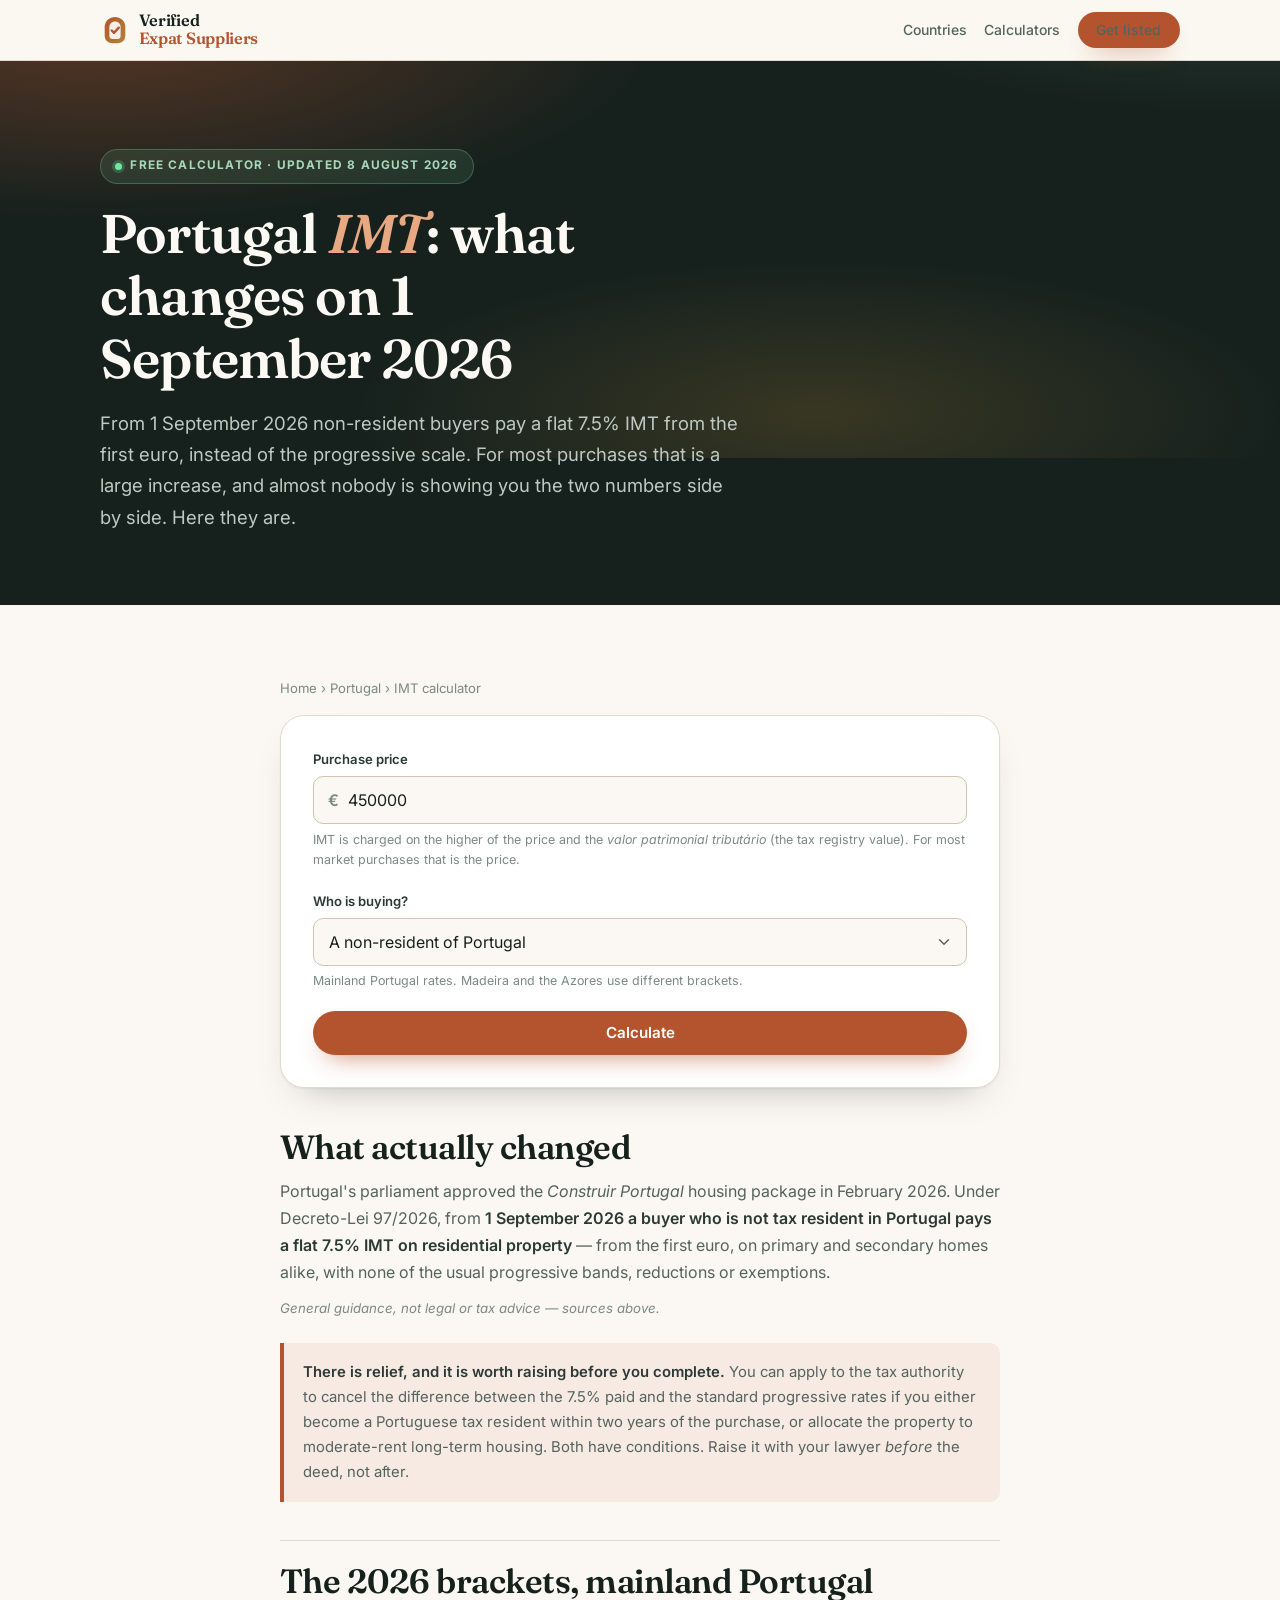
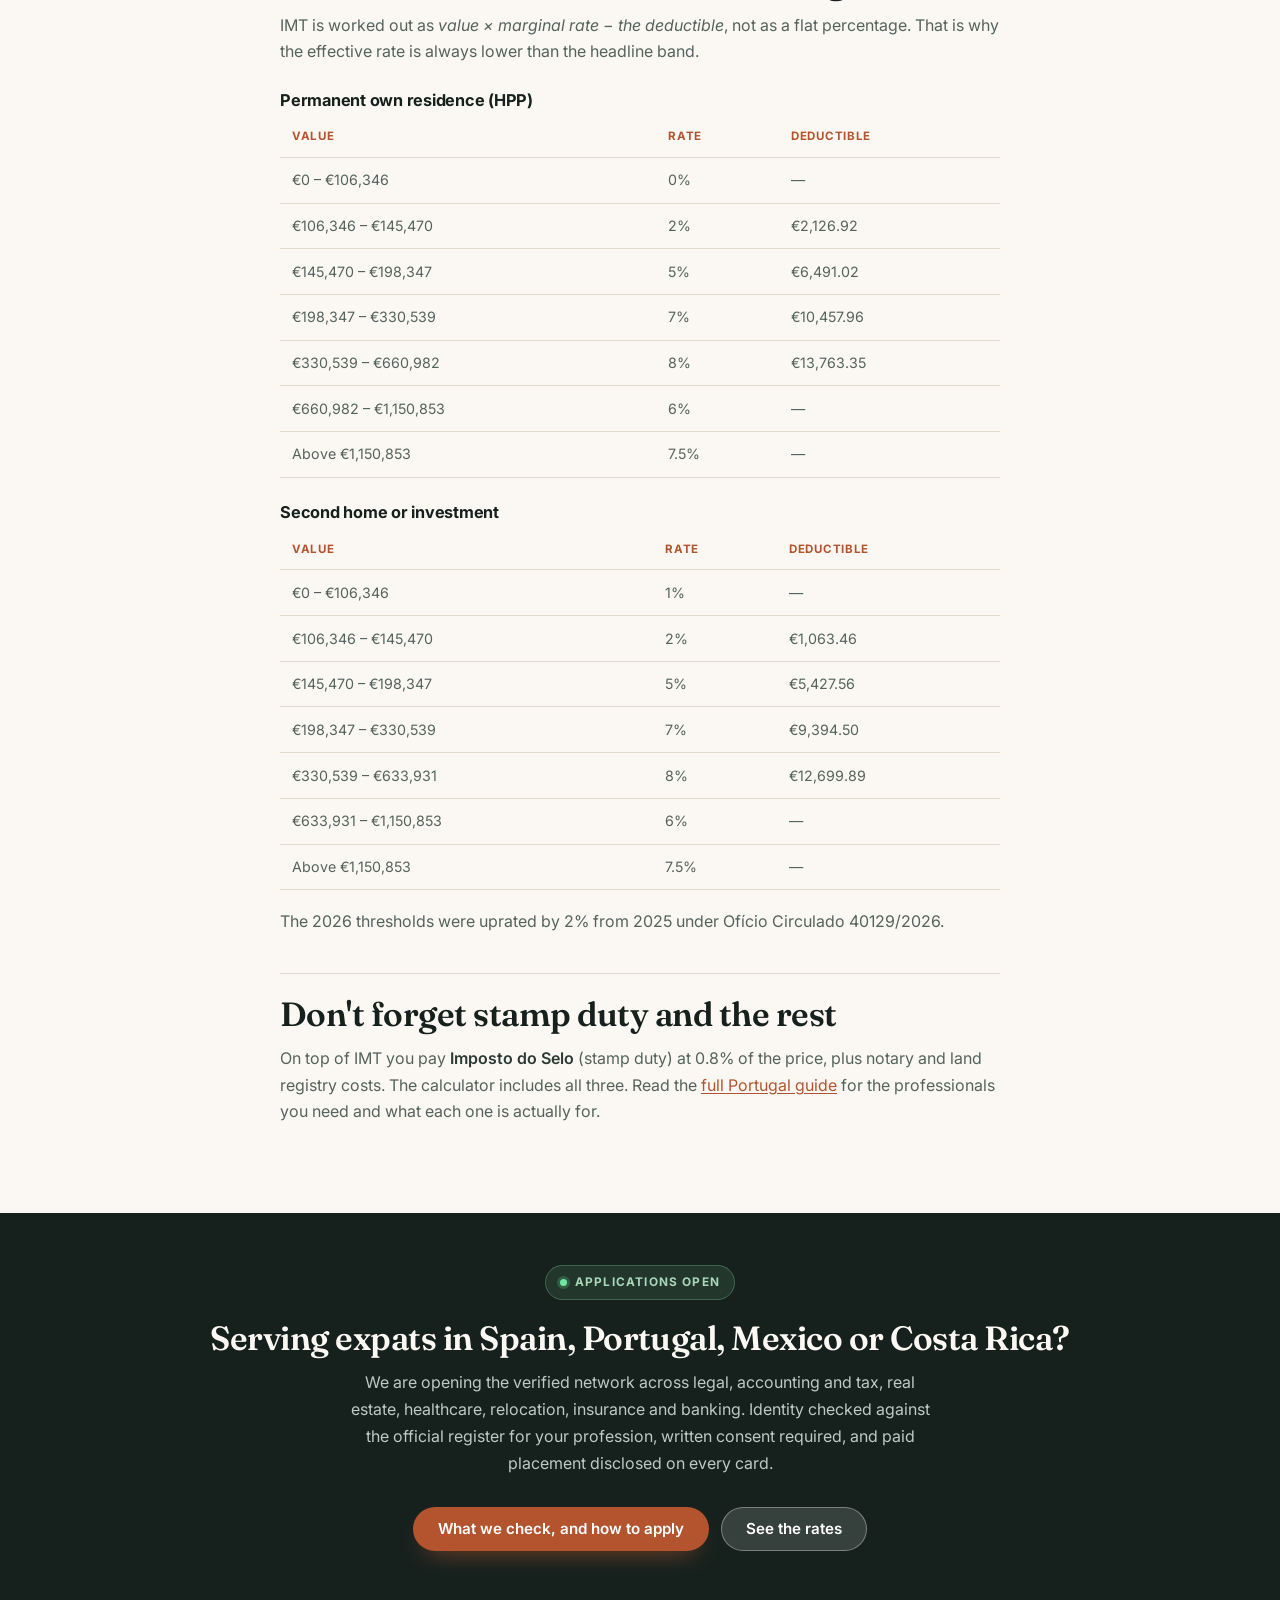
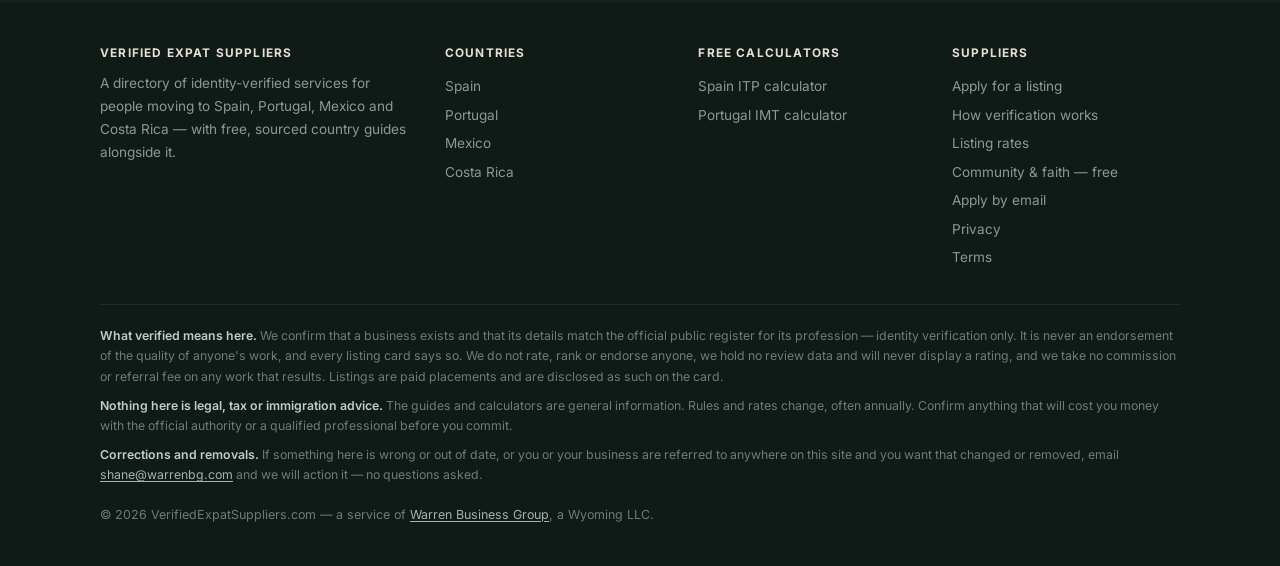
<file: portugal/imt-calculator/index.html>
<!DOCTYPE html>
<html lang="en">
<head>
  <meta name="google-site-verification" content="yyzo3aQHIK1LxIy3PZMqnrf1hSeuXZPA-B-aoXvJIKo" />
  <meta charset="UTF-8">
  <meta name="viewport" content="width=device-width, initial-scale=1.0">
  <title>Portugal IMT Calculator 2026 — Before and After the 1 September Change</title>
  <meta name="description" content="Free Portugal IMT calculator showing the flat 7.5% non-resident rate from 1 September 2026 side by side with the old progressive scale. 2026 brackets, sourced and dated.">
  <link rel="canonical" href="https://verifiedexpatsuppliers.com/portugal/imt-calculator/">
  <link rel="icon" href="/assets/logo.svg" type="image/svg+xml">
  <meta name="theme-color" content="#16211E">
  <meta property="og:type" content="website">
  <meta property="og:site_name" content="Verified Expat Suppliers">
  <meta property="og:title" content="Portugal IMT Calculator 2026 — Before and After the 1 September Change">
  <meta property="og:description" content="Free Portugal IMT calculator showing the flat 7.5% non-resident rate from 1 September 2026 side by side with the old progressive scale. 2026 brackets, sourced and dated.">
  <meta property="og:url" content="https://verifiedexpatsuppliers.com/portugal/imt-calculator/">
  <meta name="twitter:card" content="summary_large_image">
  <meta name="twitter:title" content="Portugal IMT Calculator 2026 — Before and After the 1 September Change">
  <meta name="twitter:description" content="Free Portugal IMT calculator showing the flat 7.5% non-resident rate from 1 September 2026 side by side with the old progressive scale. 2026 brackets, sourced and dated.">
  <link rel="preconnect" href="https://fonts.googleapis.com">
  <link rel="preconnect" href="https://fonts.gstatic.com" crossorigin>
  <link href="https://fonts.googleapis.com/css2?family=Fraunces:opsz,wght@9..144,400;9..144,600&family=Inter:wght@400;500;600;700&display=swap" rel="stylesheet">
  <link rel="stylesheet" href="/assets/site.css">
  <script async src="https://pagead2.googlesyndication.com/pagead/js/adsbygoogle.js?client=ca-pub-6286935824893984" crossorigin="anonymous"></script>
</head>
<body>

<header class="site-head">
  <div class="shell head-in">
    <a class="logo" href="/">
      <img class="logo-mark" src="/assets/logo.svg" alt="" width="30" height="30">
      <span class="logo-txt">Verified<br><em>Expat Suppliers</em></span>
    </a>
    <nav class="head-nav">
      <a href="/#countries" class="nav-hide">Countries</a>
      <a href="/spain/itp-calculator/" class="nav-hide">Calculators</a>
      <a href="/for-suppliers/" class="btn btn-primary btn-sm">Get listed</a>
    </nav>
  </div>
</header>

<section class="hero">
  <div class="shell hero-in">
    <span class="pill pill-open"><span class="dot"></span>Free calculator &middot; updated 8 August 2026</span>
    <h1>Portugal <span class="accent">IMT</span>: what changes on 1 September 2026</h1>
    <p class="hero-lede">From 1 September 2026 non-resident buyers pay a flat 7.5% IMT from the first euro, instead of the progressive scale. For most purchases that is a large increase, and almost nobody is showing you the two numbers side by side. Here they are.</p>
  </div>
</section>

<div class="shell-n section">
  <div class="crumb"><a href="/">Home</a> &rsaquo; <a href="/portugal/">Portugal</a> &rsaquo; IMT calculator</div>

  <div class="calc">
    <div class="calc-field">
      <label class="calc-label" for="pprice">Purchase price</label>
      <div class="input-money"><span class="cur">&euro;</span>
        <input class="input" id="pprice" type="number" inputmode="numeric" min="0" step="1000" value="450000">
      </div>
      <p class="calc-hint">IMT is charged on the higher of the price and the <em>valor patrimonial tribut&aacute;rio</em> (the tax registry value). For most market purchases that is the price.</p>
    </div>
    <div class="calc-field">
      <label class="calc-label" for="buyer">Who is buying?</label>
      <select class="input" id="buyer">
        <option value="nonres">A non-resident of Portugal</option>
        <option value="hpp">A Portuguese tax resident &mdash; this will be their permanent home</option>
        <option value="sec">A Portuguese tax resident &mdash; second home or investment</option>
      </select>
      <p class="calc-hint" id="buyerNote">Mainland Portugal rates. Madeira and the Azores use different brackets.</p>
    </div>
    <button class="btn btn-primary btn-block" id="pgo" type="button">Calculate</button>

    <div class="calc-out" id="pout" hidden>
      <div id="compareWrap" hidden>
        <div class="compare">
          <div class="compare-cell now">
            <div class="ck">Deed signed before 1 Sep 2026</div>
            <div class="cv" id="cBefore">&mdash;</div>
            <div class="calc-hint" id="cBeforeRate"></div>
          </div>
          <div class="compare-cell after">
            <div class="ck">Deed signed from 1 Sep 2026</div>
            <div class="cv" id="cAfter">&mdash;</div>
            <div class="calc-hint" id="cAfterRate"></div>
          </div>
        </div>
        <div class="compare-delta" id="cDelta"></div>
      </div>

      <div class="calc-headline" id="singleHead" hidden>
        <div class="k">IMT payable</div>
        <div class="v" id="pTaxValue">&mdash;</div>
        <div class="s" id="pTaxRate"></div>
      </div>

      <div class="calc-rows" id="prows"></div>
      <p class="calc-note">An estimate from published brackets, not a quote and not legal or tax advice.</p>
      <details class="calc-sources">
        <summary>Where these figures come from &mdash; checked 8 August 2026</summary>
        
        <ul><li><a href="https://imtcalc.pt/en/imt-table" target="_blank" rel="noopener nofollow">2026 IMT bracket tables, mainland Portugal (Ofício Circulado 40129/2026, Autoridade Tributária) — reproduced by IMT Calculator Portugal</a></li><li><a href="https://imtcalc.pt/en/non-residents" target="_blank" rel="noopener nofollow">Flat 7.5% non-resident rate, in force 1 September 2026 (Decreto-Lei 97/2026, Construir Portugal package approved February 2026) — IMT Calculator Portugal, non-residents</a></li><li><a href="https://www.youroverseashome.com/portugal/articles/imt-tax-in-portugal-what-buyers-pay-in-2026/" target="_blank" rel="noopener nofollow">Corroboration of the non-resident change — Your Overseas Home, "IMT tax in Portugal: what buyers pay in 2026"</a></li><li><a href="/portugal/#sources">Our own Portugal guide, which lists its sources</a></li></ul>
        <p style="margin-top:.7rem">Rates are set regionally or nationally and change, sometimes mid-year. If a figure here disagrees with the official authority, the official authority is right &mdash; and please <a href="mailto:shane@warrenbg.com?subject=Calculator%20correction">tell us</a> so we can fix it.</p>
      </details>
    </div>
  </div>

  <div class="prose" style="margin-top:2.5rem">
    <h2 style="border-top:none;padding-top:0">What actually changed</h2>
    <p>Portugal's parliament approved the <em>Construir Portugal</em> housing package in February 2026. Under Decreto-Lei 97/2026, from <strong>1 September 2026 a buyer who is not tax resident in Portugal pays a flat 7.5% IMT on residential property</strong> &mdash; from the first euro, on primary and secondary homes alike, with none of the usual progressive bands, reductions or exemptions.</p>
    <p class="legal-line">General guidance, not legal or tax advice &mdash; sources above.</p>

    <div class="callout callout-clay">
      <p><strong>There is relief, and it is worth raising before you complete.</strong> You can apply to the tax authority to cancel the difference between the 7.5% paid and the standard progressive rates if you either become a Portuguese tax resident within two years of the purchase, or allocate the property to moderate-rent long-term housing. Both have conditions. Raise it with your lawyer <em>before</em> the deed, not after.</p>
    </div>

    <h2>The 2026 brackets, mainland Portugal</h2>
    <p>IMT is worked out as <em>value &times; marginal rate &minus; the deductible</em>, not as a flat percentage. That is why the effective rate is always lower than the headline band.</p>
    <h3>Permanent own residence (HPP)</h3>
    <table><tr><th>Value</th><th>Rate</th><th>Deductible</th></tr><tr><td>&euro;0 &ndash; &euro;106,346</td><td>0%</td><td>&mdash;</td></tr><tr><td>&euro;106,346 &ndash; &euro;145,470</td><td>2%</td><td>&euro;2,126.92</td></tr><tr><td>&euro;145,470 &ndash; &euro;198,347</td><td>5%</td><td>&euro;6,491.02</td></tr><tr><td>&euro;198,347 &ndash; &euro;330,539</td><td>7%</td><td>&euro;10,457.96</td></tr><tr><td>&euro;330,539 &ndash; &euro;660,982</td><td>8%</td><td>&euro;13,763.35</td></tr><tr><td>&euro;660,982 &ndash; &euro;1,150,853</td><td>6%</td><td>&mdash;</td></tr><tr><td>Above &euro;1,150,853</td><td>7.5%</td><td>&mdash;</td></tr></table>
    <h3>Second home or investment</h3>
    <table><tr><th>Value</th><th>Rate</th><th>Deductible</th></tr><tr><td>&euro;0 &ndash; &euro;106,346</td><td>1%</td><td>&mdash;</td></tr><tr><td>&euro;106,346 &ndash; &euro;145,470</td><td>2%</td><td>&euro;1,063.46</td></tr><tr><td>&euro;145,470 &ndash; &euro;198,347</td><td>5%</td><td>&euro;5,427.56</td></tr><tr><td>&euro;198,347 &ndash; &euro;330,539</td><td>7%</td><td>&euro;9,394.50</td></tr><tr><td>&euro;330,539 &ndash; &euro;633,931</td><td>8%</td><td>&euro;12,699.89</td></tr><tr><td>&euro;633,931 &ndash; &euro;1,150,853</td><td>6%</td><td>&mdash;</td></tr><tr><td>Above &euro;1,150,853</td><td>7.5%</td><td>&mdash;</td></tr></table>
    <p>The 2026 thresholds were uprated by 2% from 2025 under Of&iacute;cio Circulado 40129/2026.</p>

    <h2>Don't forget stamp duty and the rest</h2>
    <p>On top of IMT you pay <strong>Imposto do Selo</strong> (stamp duty) at 0.8% of the price, plus notary and land registry costs. The calculator includes all three. Read the <a href="/portugal/">full Portugal guide</a> for the professionals you need and what each one is actually for.</p>
  </div>
</div>


<section class="band">
  <div class="shell band-in">
    <span class="pill pill-open"><span class="dot"></span>Applications open</span>
    <h2>Serving expats in Spain, Portugal, Mexico or Costa Rica?</h2>
    <p>We are opening the verified network across legal, accounting and tax, real estate, healthcare, relocation, insurance and banking. Identity checked against the official register for your profession, written consent required, and paid placement disclosed on every card.</p>
    <div class="hero-ctas" style="justify-content:center">
      <a class="btn btn-primary" href="/for-suppliers/">What we check, and how to apply</a>
      <a class="btn btn-light" href="/pricing/">See the rates</a>
    </div>
  </div>
</section>

<script>
const HPP = [[106346, 0, 0], [145470, 2, 2126.92], [198347, 5, 6491.02], [330539, 7, 10457.96], [660982, 8, 13763.35], [1150853, 6, null], [null, 7.5, null]];
const SEC = [[106346, 1, 0], [145470, 2, 1063.46], [198347, 5, 5427.56], [330539, 7, 9394.5], [633931, 8, 12699.89], [1150853, 6, null], [null, 7.5, null]];
const fmt = n => '\u20ac' + Math.round(n).toLocaleString('en-GB');
const el = id => document.getElementById(id);

function imtFrom(table, price) {
  let prev = 0;
  for (const [upTo, rate, ded] of table) {
    if (upTo === null || price <= upTo) {
      const tax = price * rate / 100 - (ded || 0);
      return { tax: Math.max(0, tax), rate };
    }
    prev = upTo;
  }
  return { tax: 0, rate: 0 };
}

function prun() {
  const price = Math.max(0, parseFloat(el('pprice').value) || 0);
  const who = el('buyer').value;
  const stamp = price * 0.008;
  const rows = [];

  if (who === 'nonres') {
    const before = imtFrom(SEC, price);
    const after = price * 0.075;
    el('compareWrap').hidden = false;
    el('singleHead').hidden = true;
    el('cBefore').textContent = fmt(before.tax);
    el('cBeforeRate').textContent = (price ? (before.tax / price * 100).toFixed(2) : '0') + '% effective \u2014 progressive scale';
    el('cAfter').textContent = fmt(after);
    el('cAfterRate').textContent = '7.50% flat \u2014 from the first euro';
    const diff = after - before.tax;
    el('cDelta').innerHTML = diff > 0
      ? 'Completing on or after 1 September 2026 costs you <b>' + fmt(diff) + ' more</b> in IMT on this purchase.'
      : (diff < 0
         ? 'On this price the new flat rate is actually <b>' + fmt(-diff) + ' lower</b> than the old progressive scale.'
         : 'On this price the two come out the same.');
    rows.push(['IMT before 1 Sep 2026', fmt(before.tax)]);
    rows.push(['IMT from 1 Sep 2026', fmt(after)]);
  } else {
    const t = imtFrom(who === 'hpp' ? HPP : SEC, price);
    el('compareWrap').hidden = true;
    el('singleHead').hidden = false;
    el('pTaxValue').textContent = fmt(t.tax);
    el('pTaxRate').textContent = (price ? (t.tax / price * 100).toFixed(2) : '0') + '% effective (' + t.rate + '% band)';
    rows.push(['IMT (' + t.rate + '% band)', fmt(t.tax)]);
  }

  rows.push(['Imposto do Selo (stamp duty, 0.8%)', fmt(stamp)]);
  rows.push(['Notary and land registry', '\u20ac1,000 \u2013 \u20ac1,500']);
  el('prows').innerHTML = rows.map((r, i) =>
    '<div class="calc-row' + (i % 2 ? ' calc-row-alt' : '') + '"><span class="rk">' + r[0] + '</span><span class="rv">' + r[1] + '</span></div>').join('');
  el('pout').hidden = false;
}

el('buyer').addEventListener('change', () => {
  el('buyerNote').textContent = el('buyer').value === 'nonres'
    ? 'Mainland Portugal rates. The 1 September 2026 flat rate applies to non-residents on both primary and secondary homes.'
    : 'Mainland Portugal rates. Madeira and the Azores use different brackets.';
  if (!el('pout').hidden) prun();
});
el('pprice').addEventListener('input', () => { if (!el('pout').hidden) prun(); });
el('pgo').addEventListener('click', prun);
</script>

<footer class="site-foot">
  <div class="shell">
    <div class="foot-cols">
      <div class="foot-brand">
        <h4>Verified Expat Suppliers</h4>
        <p>A directory of identity-verified services for people moving to Spain, Portugal, Mexico and Costa Rica &mdash; with free, sourced country guides alongside it.</p>
      </div>
      <div>
        <h4>Countries</h4>
        <a href="/spain/">Spain</a>
        <a href="/portugal/">Portugal</a>
        <a href="/mexico/">Mexico</a>
        <a href="/costa-rica/">Costa Rica</a>
      </div>
      <div>
        <h4>Free calculators</h4>
        <a href="/spain/itp-calculator/">Spain ITP calculator</a>
        <a href="/portugal/imt-calculator/">Portugal IMT calculator</a>
      </div>
      <div>
        <h4>Suppliers</h4>
        <a href="/apply/">Apply for a listing</a>
        <a href="/for-suppliers/">How verification works</a>
        <a href="/pricing/">Listing rates</a>
        <a href="/community/">Community &amp; faith &mdash; free</a>
        <a href="mailto:shane@warrenbg.com?subject=Supplier%20listing">Apply by email</a>
        <a href="/privacy.html">Privacy</a>
        <a href="/terms.html">Terms</a>
      </div>
    </div>
    <div class="foot-small">
      <p><strong style="color:#C3CDC7">What verified means here.</strong> We confirm that a business exists and that its details match the official public register for its profession &mdash; identity verification only. It is never an endorsement of the quality of anyone's work, and every listing card says so. We do not rate, rank or endorse anyone, we hold no review data and will never display a rating, and we take no commission or referral fee on any work that results. Listings are paid placements and are disclosed as such on the card.</p>
      <p><strong style="color:#C3CDC7">Nothing here is legal, tax or immigration advice.</strong> The guides and calculators are general information. Rules and rates change, often annually. Confirm anything that will cost you money with the official authority or a qualified professional before you commit.</p>
      <p><strong style="color:#C3CDC7">Corrections and removals.</strong> If something here is wrong or out of date, or you or your business are referred to anywhere on this site and you want that changed or removed, email <a href="mailto:shane@warrenbg.com?subject=verifiedexpatsuppliers.com%20correction%20or%20removal">shane@warrenbg.com</a> and we will action it &mdash; no questions asked.</p>
      <p class="foot-base">&copy; 2026 VerifiedExpatSuppliers.com &mdash; a service of <a href="https://warrenbg.com">Warren Business Group</a>, a Wyoming LLC.</p>
    </div>
  </div>
</footer>

</body>
</html>
</file>
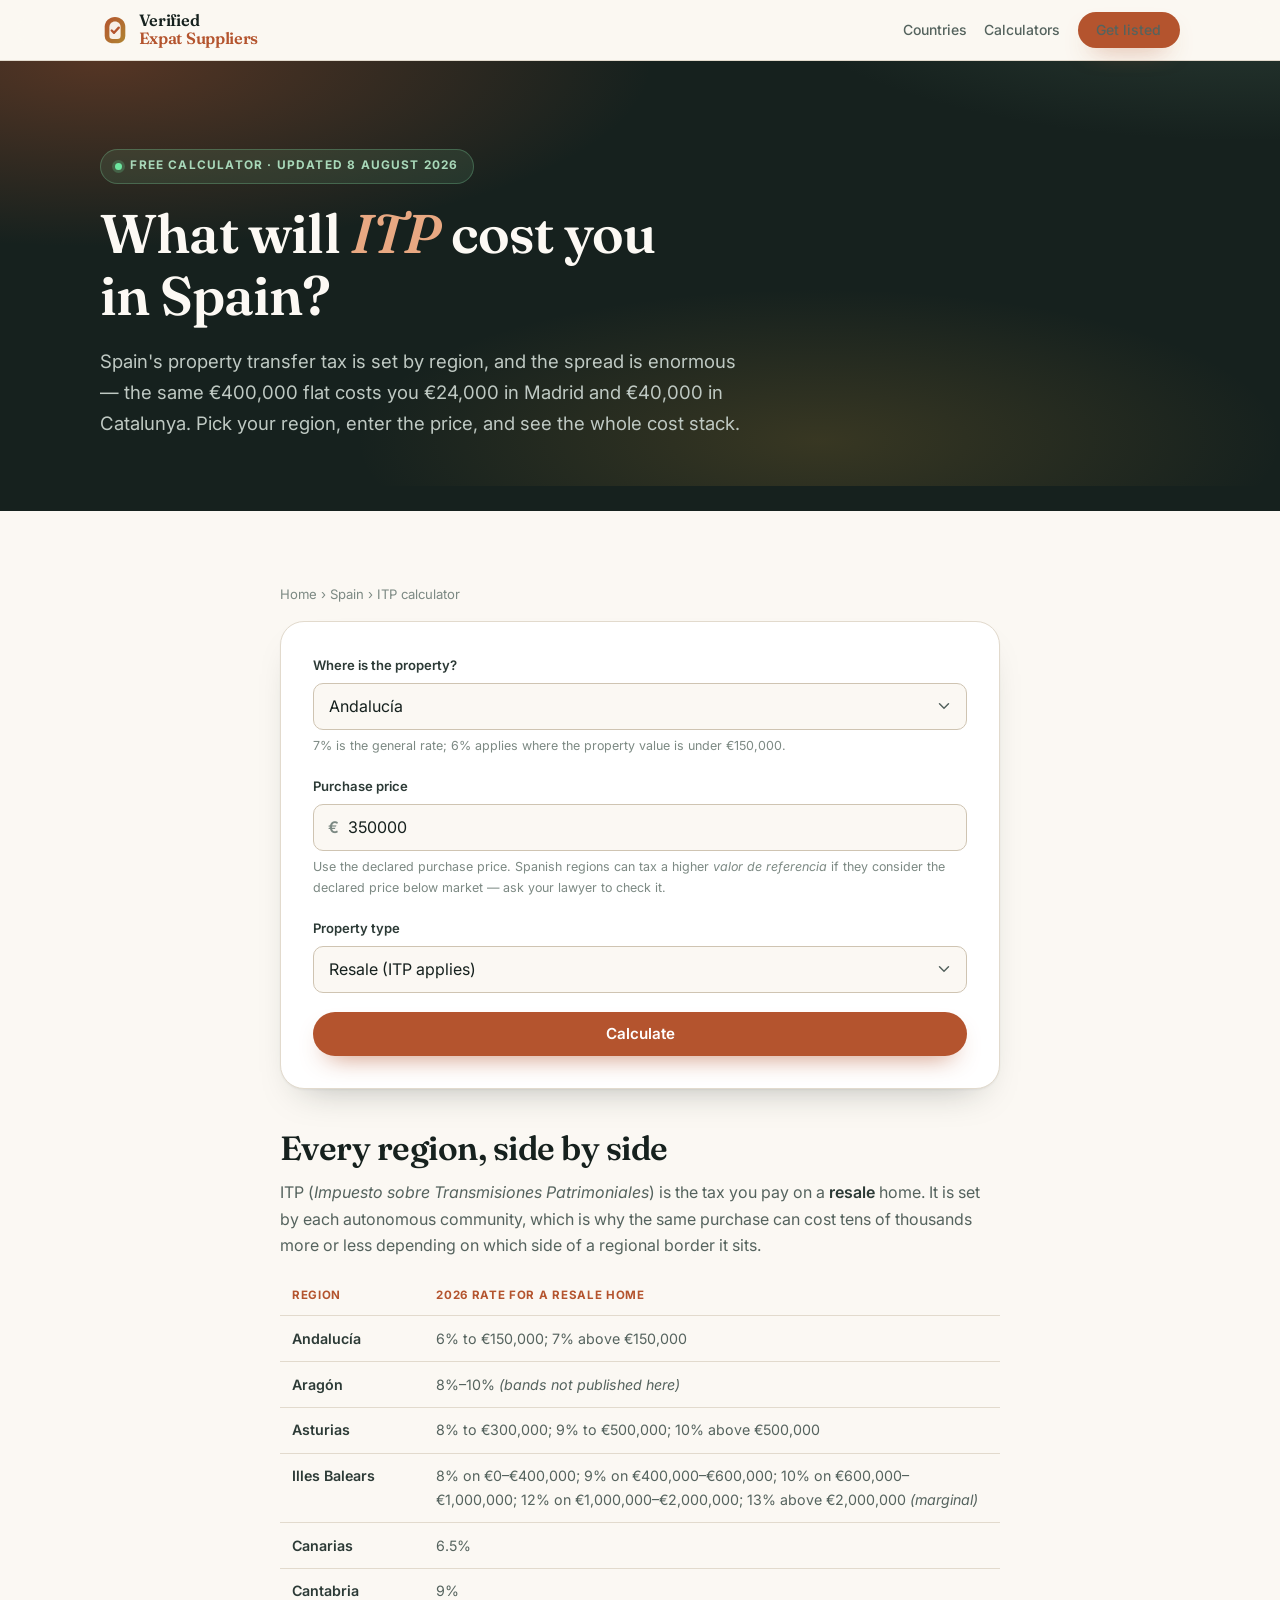
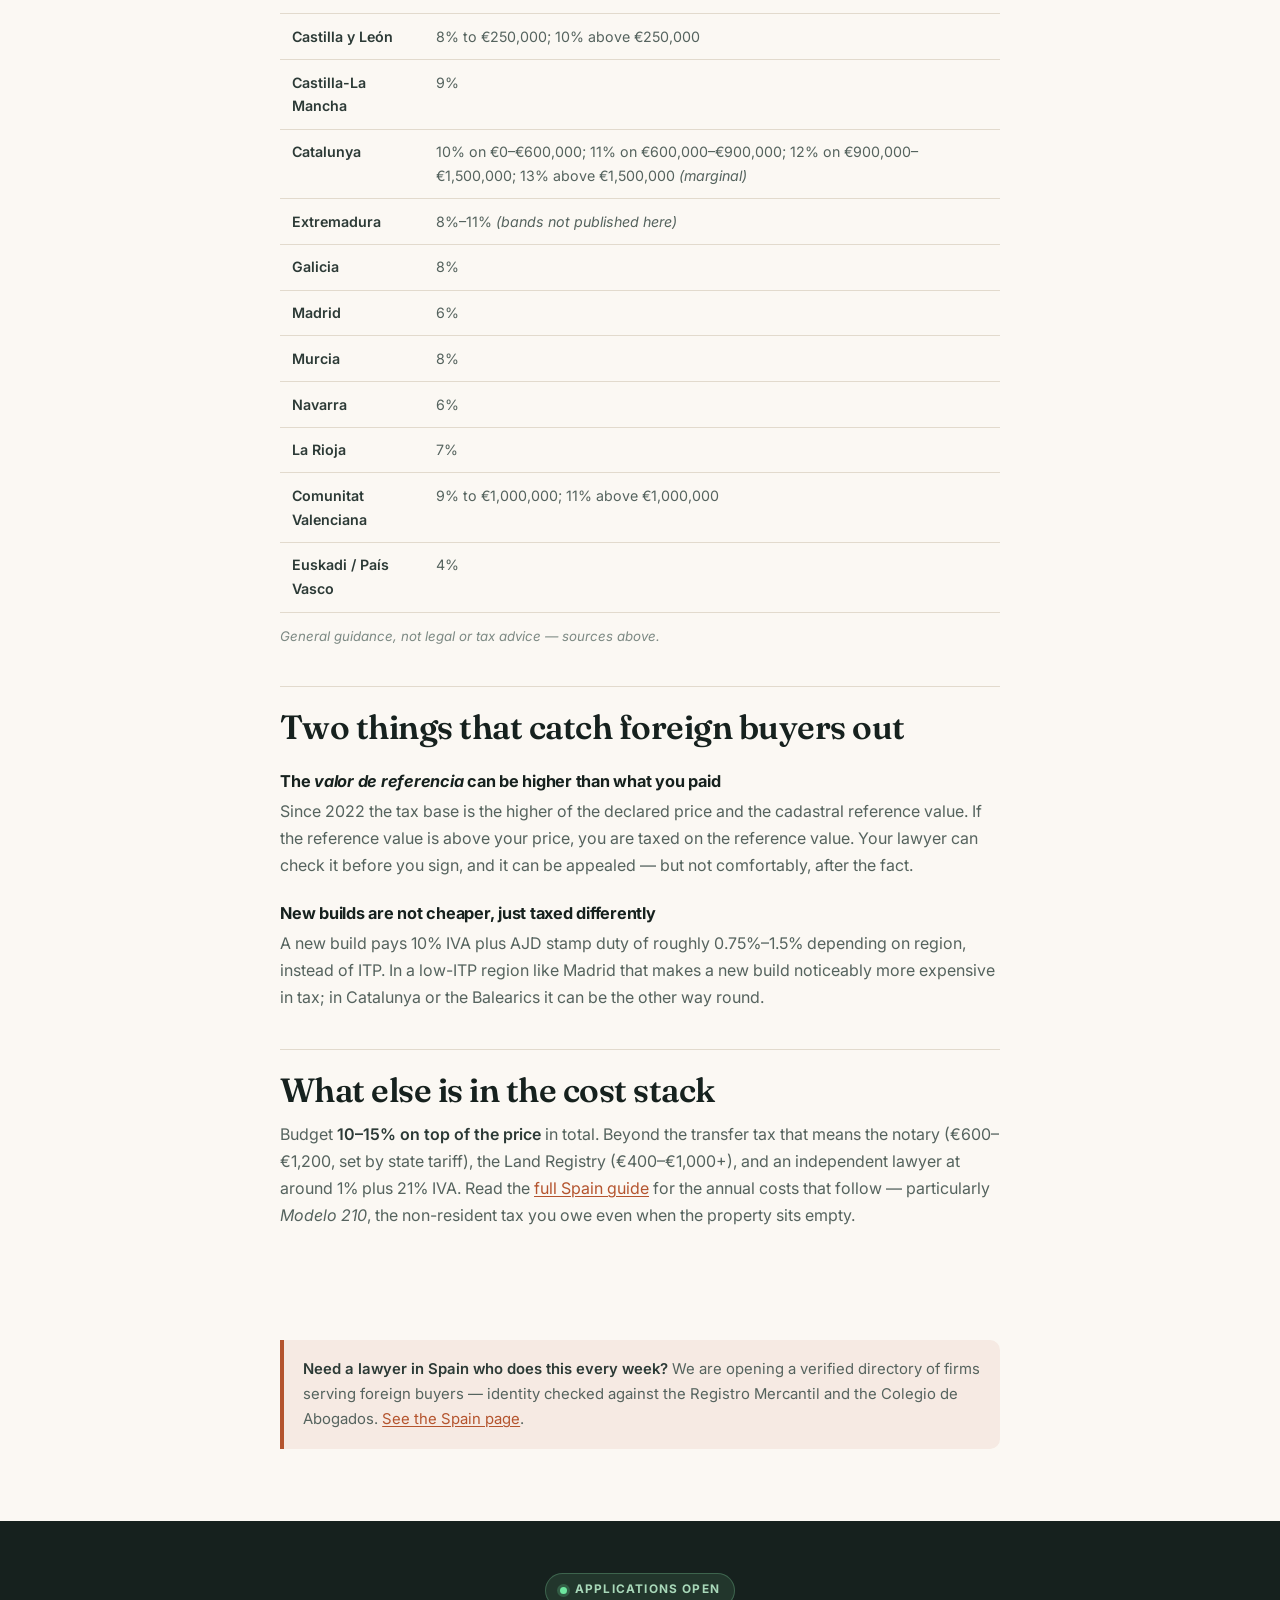
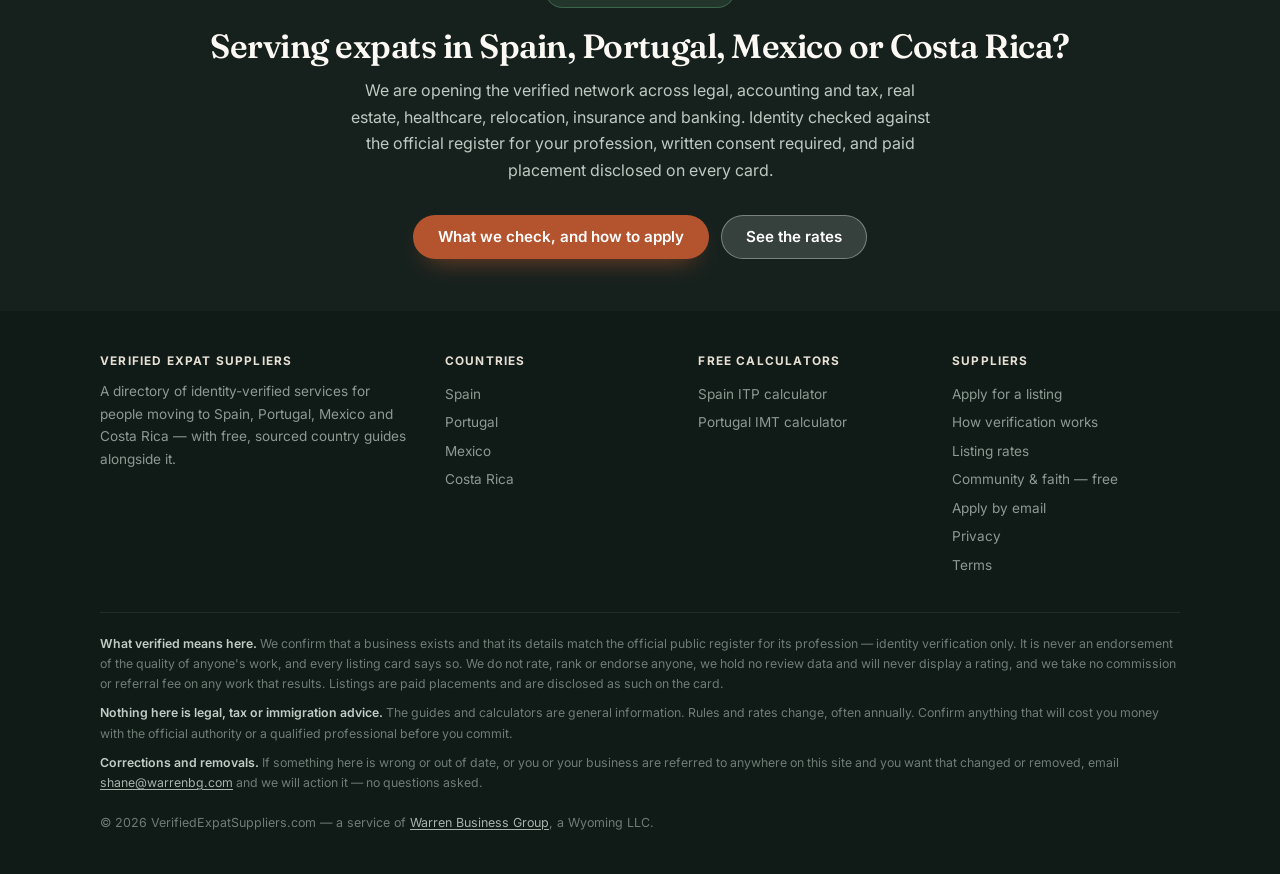
<file: spain/itp-calculator/index.html>
<!DOCTYPE html>
<html lang="en">
<head>
  <meta name="google-site-verification" content="yyzo3aQHIK1LxIy3PZMqnrf1hSeuXZPA-B-aoXvJIKo" />
  <meta charset="UTF-8">
  <meta name="viewport" content="width=device-width, initial-scale=1.0">
  <title>Spain ITP Calculator 2026 — Property Transfer Tax by Region</title>
  <meta name="description" content="Free Spain ITP calculator. Pick your autonomous community and purchase price to estimate 2026 property transfer tax, plus notary, registry and legal fees. Every rate sourced and dated.">
  <link rel="canonical" href="https://verifiedexpatsuppliers.com/spain/itp-calculator/">
  <link rel="icon" href="/assets/logo.svg" type="image/svg+xml">
  <meta name="theme-color" content="#16211E">
  <meta property="og:type" content="website">
  <meta property="og:site_name" content="Verified Expat Suppliers">
  <meta property="og:title" content="Spain ITP Calculator 2026 — Property Transfer Tax by Region">
  <meta property="og:description" content="Free Spain ITP calculator. Pick your autonomous community and purchase price to estimate 2026 property transfer tax, plus notary, registry and legal fees. Every rate sourced and dated.">
  <meta property="og:url" content="https://verifiedexpatsuppliers.com/spain/itp-calculator/">
  <meta name="twitter:card" content="summary_large_image">
  <meta name="twitter:title" content="Spain ITP Calculator 2026 — Property Transfer Tax by Region">
  <meta name="twitter:description" content="Free Spain ITP calculator. Pick your autonomous community and purchase price to estimate 2026 property transfer tax, plus notary, registry and legal fees. Every rate sourced and dated.">
  <link rel="preconnect" href="https://fonts.googleapis.com">
  <link rel="preconnect" href="https://fonts.gstatic.com" crossorigin>
  <link href="https://fonts.googleapis.com/css2?family=Fraunces:opsz,wght@9..144,400;9..144,600&family=Inter:wght@400;500;600;700&display=swap" rel="stylesheet">
  <link rel="stylesheet" href="/assets/site.css">
  <script async src="https://pagead2.googlesyndication.com/pagead/js/adsbygoogle.js?client=ca-pub-6286935824893984" crossorigin="anonymous"></script>
</head>
<body>

<header class="site-head">
  <div class="shell head-in">
    <a class="logo" href="/">
      <img class="logo-mark" src="/assets/logo.svg" alt="" width="30" height="30">
      <span class="logo-txt">Verified<br><em>Expat Suppliers</em></span>
    </a>
    <nav class="head-nav">
      <a href="/#countries" class="nav-hide">Countries</a>
      <a href="/spain/itp-calculator/" class="nav-hide">Calculators</a>
      <a href="/for-suppliers/" class="btn btn-primary btn-sm">Get listed</a>
    </nav>
  </div>
</header>

<section class="hero">
  <div class="shell hero-in">
    <span class="pill pill-open"><span class="dot"></span>Free calculator &middot; updated 8 August 2026</span>
    <h1>What will <span class="accent">ITP</span> cost you in Spain?</h1>
    <p class="hero-lede">Spain's property transfer tax is set by region, and the spread is enormous &mdash; the same &euro;400,000 flat costs you &euro;24,000 in Madrid and &euro;40,000 in Catalunya. Pick your region, enter the price, and see the whole cost stack.</p>
  </div>
</section>

<div class="shell-n section">
  <div class="crumb"><a href="/">Home</a> &rsaquo; <a href="/spain/">Spain</a> &rsaquo; ITP calculator</div>

  <div class="calc">
    <div class="calc-field">
      <label class="calc-label" for="region">Where is the property?</label>
      <select class="input" id="region"><option value="andalucia">Andalucía</option><option value="aragon">Aragón</option><option value="asturias">Asturias</option><option value="baleares">Illes Balears</option><option value="canarias">Canarias</option><option value="cantabria">Cantabria</option><option value="castillaleon">Castilla y León</option><option value="castillamancha">Castilla-La Mancha</option><option value="cataluna">Catalunya</option><option value="extremadura">Extremadura</option><option value="galicia">Galicia</option><option value="madrid">Madrid</option><option value="murcia">Murcia</option><option value="navarra">Navarra</option><option value="rioja">La Rioja</option><option value="valenciana">Comunitat Valenciana</option><option value="euskadi">Euskadi / País Vasco</option></select>
      <p class="calc-hint" id="regionNote"></p>
    </div>
    <div class="calc-field">
      <label class="calc-label" for="price">Purchase price</label>
      <div class="input-money"><span class="cur">&euro;</span>
        <input class="input" id="price" type="number" inputmode="numeric" min="0" step="1000" value="350000">
      </div>
      <p class="calc-hint">Use the declared purchase price. Spanish regions can tax a higher <em>valor de referencia</em> if they consider the declared price below market &mdash; ask your lawyer to check it.</p>
    </div>
    <div class="calc-field">
      <label class="calc-label" for="ptype">Property type</label>
      <select class="input" id="ptype">
        <option value="resale">Resale (ITP applies)</option>
        <option value="new">New build (IVA + AJD instead of ITP)</option>
      </select>
    </div>
    <button class="btn btn-primary btn-block" id="go" type="button">Calculate</button>

    <div class="calc-out" id="out" hidden>
      <div class="calc-headline">
        <div class="k" id="taxName">Transfer tax (ITP)</div>
        <div class="v" id="taxValue">&mdash;</div>
        <div class="s" id="taxRate"></div>
      </div>
      <div class="calc-rows" id="rows"></div>
      <p class="calc-note">An estimate from published rates, not a quote and not legal or tax advice. Fee ranges for notary, registry and lawyer are typical figures from our Spain guide, not your quote.</p>
      <details class="calc-sources">
        <summary>Where these figures come from &mdash; checked 8 August 2026</summary>
        
        <ul><li><a href="https://www.idealista.com/en/news/legal-advice-in-spain/2026/07/28/819047-property-transfer-tax-in-spain-2026-rates-by-autonomous-community" target="_blank" rel="noopener nofollow">idealista, "Property Transfer Tax in Spain 2026: ITP rates by autonomous community" (28 July 2026)</a></li><li><a href="https://www.hipotecas.me/itp/baleares" target="_blank" rel="noopener nofollow">Balearic band thresholds — Hipotecas.me, ITP Balears 2026</a></li><li><a href="https://www.rankia.com/blog/mejores-hipotecas/7380436-itp-cataluna" target="_blank" rel="noopener nofollow">Catalan progressive scale (Decret llei 5/2025, in force 27 June 2025) — Rankia, ITP Catalunya 2026</a></li><li><a href="/spain/#sources">Notary, registry and legal fee ranges — our own Spain guide, which lists its sources</a></li></ul>
        <p style="margin-top:.7rem">Rates are set regionally or nationally and change, sometimes mid-year. If a figure here disagrees with the official authority, the official authority is right &mdash; and please <a href="mailto:shane@warrenbg.com?subject=Calculator%20correction">tell us</a> so we can fix it.</p>
      </details>
    </div>
  </div>

  <div class="prose" style="margin-top:2.5rem">
    <h2 style="border-top:none;padding-top:0">Every region, side by side</h2>
    <p>ITP (<em>Impuesto sobre Transmisiones Patrimoniales</em>) is the tax you pay on a <strong>resale</strong> home. It is set by each autonomous community, which is why the same purchase can cost tens of thousands more or less depending on which side of a regional border it sits.</p>
    <table>
      <tr><th>Region</th><th>2026 rate for a resale home</th></tr>
      <tr><td><strong>Andalucía</strong></td><td>6% to &euro;150,000; 7% above &euro;150,000</td></tr><tr><td><strong>Aragón</strong></td><td>8%&ndash;10% <em>(bands not published here)</em></td></tr><tr><td><strong>Asturias</strong></td><td>8% to &euro;300,000; 9% to &euro;500,000; 10% above &euro;500,000</td></tr><tr><td><strong>Illes Balears</strong></td><td>8% on &euro;0&ndash;&euro;400,000; 9% on &euro;400,000&ndash;&euro;600,000; 10% on &euro;600,000&ndash;&euro;1,000,000; 12% on &euro;1,000,000&ndash;&euro;2,000,000; 13% above &euro;2,000,000 <em>(marginal)</em></td></tr><tr><td><strong>Canarias</strong></td><td>6.5%</td></tr><tr><td><strong>Cantabria</strong></td><td>9%</td></tr><tr><td><strong>Castilla y León</strong></td><td>8% to &euro;250,000; 10% above &euro;250,000</td></tr><tr><td><strong>Castilla-La Mancha</strong></td><td>9%</td></tr><tr><td><strong>Catalunya</strong></td><td>10% on &euro;0&ndash;&euro;600,000; 11% on &euro;600,000&ndash;&euro;900,000; 12% on &euro;900,000&ndash;&euro;1,500,000; 13% above &euro;1,500,000 <em>(marginal)</em></td></tr><tr><td><strong>Extremadura</strong></td><td>8%&ndash;11% <em>(bands not published here)</em></td></tr><tr><td><strong>Galicia</strong></td><td>8%</td></tr><tr><td><strong>Madrid</strong></td><td>6%</td></tr><tr><td><strong>Murcia</strong></td><td>8%</td></tr><tr><td><strong>Navarra</strong></td><td>6%</td></tr><tr><td><strong>La Rioja</strong></td><td>7%</td></tr><tr><td><strong>Comunitat Valenciana</strong></td><td>9% to &euro;1,000,000; 11% above &euro;1,000,000</td></tr><tr><td><strong>Euskadi / País Vasco</strong></td><td>4%</td></tr>
    </table>
    <p class="legal-line">General guidance, not legal or tax advice &mdash; sources above.</p>

    <h2>Two things that catch foreign buyers out</h2>
    <h3>The <em>valor de referencia</em> can be higher than what you paid</h3>
    <p>Since 2022 the tax base is the higher of the declared price and the cadastral reference value. If the reference value is above your price, you are taxed on the reference value. Your lawyer can check it before you sign, and it can be appealed &mdash; but not comfortably, after the fact.</p>
    <h3>New builds are not cheaper, just taxed differently</h3>
    <p>A new build pays 10% IVA plus AJD stamp duty of roughly 0.75%&ndash;1.5% depending on region, instead of ITP. In a low-ITP region like Madrid that makes a new build noticeably more expensive in tax; in Catalunya or the Balearics it can be the other way round.</p>

    <h2>What else is in the cost stack</h2>
    <p>Budget <strong>10&ndash;15% on top of the price</strong> in total. Beyond the transfer tax that means the notary (&euro;600&ndash;&euro;1,200, set by state tariff), the Land Registry (&euro;400&ndash;&euro;1,000+), and an independent lawyer at around 1% plus 21% IVA. Read the <a href="/spain/">full Spain guide</a> for the annual costs that follow &mdash; particularly <em>Modelo 210</em>, the non-resident tax you owe even when the property sits empty.</p>
  </div>
</div>

<div class="shell-n" style="padding-bottom:3rem">
  <div class="callout callout-clay">
    <p><strong>Need a lawyer in Spain who does this every week?</strong> We are opening a verified directory of firms serving foreign buyers &mdash; identity checked against the Registro Mercantil and the Colegio de Abogados. <a href="/spain/">See the Spain page</a>.</p>
  </div>
</div>


<section class="band">
  <div class="shell band-in">
    <span class="pill pill-open"><span class="dot"></span>Applications open</span>
    <h2>Serving expats in Spain, Portugal, Mexico or Costa Rica?</h2>
    <p>We are opening the verified network across legal, accounting and tax, real estate, healthcare, relocation, insurance and banking. Identity checked against the official register for your profession, written consent required, and paid placement disclosed on every card.</p>
    <div class="hero-ctas" style="justify-content:center">
      <a class="btn btn-primary" href="/for-suppliers/">What we check, and how to apply</a>
      <a class="btn btn-light" href="/pricing/">See the rates</a>
    </div>
  </div>
</section>

<script>
const REGIONS = [{"id": "andalucia", "name": "Andaluc\u00eda", "type": "tiered", "bands": [[150000, 6], [null, 7]], "note": "7% is the general rate; 6% applies where the property value is under \u20ac150,000."}, {"id": "aragon", "name": "Arag\u00f3n", "type": "range", "min": 8, "max": 10, "note": "Arag\u00f3n uses a progressive scale between 8% and 10%. We could not source the exact band thresholds to the standard we hold ourselves to, so we show the range rather than compute a number we cannot stand behind. Confirm with the Arag\u00f3n tax authority."}, {"id": "asturias", "name": "Asturias", "type": "tiered", "bands": [[300000, 8], [500000, 9], [null, 10]]}, {"id": "baleares", "name": "Illes Balears", "type": "progressive", "bands": [[400000, 8], [600000, 9], [1000000, 10], [2000000, 12], [null, 13]], "note": "Marginal bands: each slice of the price is taxed at its own rate, so the effective rate is always lower than the top band."}, {"id": "canarias", "name": "Canarias", "type": "flat", "rate": 6.5, "note": "6.5% general. A reduced 5% can apply to a main home under \u20ac200,000."}, {"id": "cantabria", "name": "Cantabria", "type": "flat", "rate": 9, "note": "9% general. A reduced 7% can apply to a main home under \u20ac200,000."}, {"id": "castillaleon", "name": "Castilla y Le\u00f3n", "type": "tiered", "bands": [[250000, 8], [null, 10]]}, {"id": "castillamancha", "name": "Castilla-La Mancha", "type": "flat", "rate": 9, "note": "9% general. A reduced 6% can apply to a first main home under \u20ac180,000."}, {"id": "cataluna", "name": "Catalunya", "type": "progressive", "bands": [[600000, 10], [900000, 11], [1500000, 12], [null, 13]], "note": "Marginal scale in force since 27 June 2025 (Decret llei 5/2025). A separate single 20% rate applies to large property holders."}, {"id": "extremadura", "name": "Extremadura", "type": "range", "min": 8, "max": 11, "note": "Extremadura uses a progressive scale between 8% and 11%. We could not source the exact band thresholds to our standard, so we show the range rather than a figure we cannot evidence."}, {"id": "galicia", "name": "Galicia", "type": "flat", "rate": 8, "note": "8% general. 7% can apply where the property will be your main home."}, {"id": "madrid", "name": "Madrid", "type": "flat", "rate": 6, "note": "6% general \u2014 among the lowest in Spain. 4% can apply to a main home for a large family."}, {"id": "murcia", "name": "Murcia", "type": "flat", "rate": 8}, {"id": "navarra", "name": "Navarra", "type": "flat", "rate": 6, "note": "6% general. A reduced 5% can apply to a main home under \u20ac180,304 for families with two or more children."}, {"id": "rioja", "name": "La Rioja", "type": "flat", "rate": 7}, {"id": "valenciana", "name": "Comunitat Valenciana", "type": "tiered", "bands": [[1000000, 9], [null, 11]], "note": "Cut from 10% to 9% during 2026; 11% applies above \u20ac1,000,000."}, {"id": "euskadi", "name": "Euskadi / Pa\u00eds Vasco", "type": "flat", "rate": 4, "note": "4% on housing transfers. The 7% general rate applies to property that is not housing."}];
const fmt = n => '\u20ac' + Math.round(n).toLocaleString('en-GB');
const el = id => document.getElementById(id);

function regionById(id) { return REGIONS.find(r => r.id === id); }

function computeITP(r, price) {
  if (r.type === 'flat') return { tax: price * r.rate / 100, label: r.rate + '%', exact: true };
  if (r.type === 'tiered') {
    for (const [upTo, rate] of r.bands) {
      if (upTo === null || price <= upTo) return { tax: price * rate / 100, label: rate + '%', exact: true };
    }
  }
  if (r.type === 'progressive') {
    let tax = 0, prev = 0;
    for (const [upTo, rate] of r.bands) {
      const cap = (upTo === null) ? price : Math.min(price, upTo);
      if (cap > prev) tax += (cap - prev) * rate / 100;
      prev = cap;
      if (upTo !== null && price <= upTo) break;
    }
    return { tax, label: (tax / price * 100).toFixed(2) + '% effective', exact: true };
  }
  return { tax: null, lo: price * r.min / 100, hi: price * r.max / 100,
            label: r.min + '%\u2013' + r.max + '%', exact: false };
}

function showNote() {
  const r = regionById(el('region').value);
  el('regionNote').textContent = r.note || '';
}

function run() {
  const r = regionById(el('region').value);
  const price = Math.max(0, parseFloat(el('price').value) || 0);
  const isNew = el('ptype').value === 'new';
  const rows = [];
  let headline, sub, name;

  if (isNew) {
    const iva = price * 0.10, ajdLo = price * 0.0075, ajdHi = price * 0.015;
    name = 'IVA + AJD (new build)';
    headline = fmt(iva + ajdLo) + ' \u2013 ' + fmt(iva + ajdHi);
    sub = '10% IVA plus AJD stamp duty of 0.75%\u20131.5%, which varies by region';
    rows.push(['IVA at 10%', fmt(iva)]);
    rows.push(['AJD stamp duty (0.75%\u20131.5%)', fmt(ajdLo) + ' \u2013 ' + fmt(ajdHi)]);
  } else {
    const res = computeITP(r, price);
    name = 'Transfer tax (ITP) in ' + r.name;
    if (res.exact) { headline = fmt(res.tax); sub = res.label + ' on ' + fmt(price); rows.push(['ITP at ' + res.label, fmt(res.tax)]); }
    else {
      headline = fmt(res.lo) + ' \u2013 ' + fmt(res.hi);
      sub = r.min + '%\u2013' + r.max + '% \u2014 we do not publish this region\u2019s exact bands';
      rows.push(['ITP (' + res.label + ')', fmt(res.lo) + ' \u2013 ' + fmt(res.hi)]);
    }
  }

  rows.push(['Notary (state tariff)', '\u20ac600 \u2013 \u20ac1,200']);
  rows.push(['Land Registry', '\u20ac400 \u2013 \u20ac1,000']);
  const lawLo = price * 0.01 * 1.21;
  rows.push(['Independent lawyer (~1% + 21% IVA)', fmt(Math.max(lawLo, 1500))]);

  const lo = price * 0.10, hi = price * 0.15;
  el('taxName').textContent = name;
  el('taxValue').textContent = headline;
  el('taxRate').textContent = sub;
  el('rows').innerHTML = rows.map((row, i) =>
    '<div class="calc-row' + (i % 2 ? ' calc-row-alt' : '') + '"><span class="rk">' + row[0] + '</span><span class="rv">' + row[1] + '</span></div>'
  ).join('') +
    '<div class="calc-row calc-row-total"><span class="rk">Typical all-in budget (10\u201315% of price)</span><span class="rv">' + fmt(lo) + ' \u2013 ' + fmt(hi) + '</span></div>';
  el('out').hidden = false;
}

el('region').addEventListener('change', () => { showNote(); if (!el('out').hidden) run(); });
el('ptype').addEventListener('change', () => { if (!el('out').hidden) run(); });
el('price').addEventListener('input', () => { if (!el('out').hidden) run(); });
el('go').addEventListener('click', run);
showNote();
</script>

<footer class="site-foot">
  <div class="shell">
    <div class="foot-cols">
      <div class="foot-brand">
        <h4>Verified Expat Suppliers</h4>
        <p>A directory of identity-verified services for people moving to Spain, Portugal, Mexico and Costa Rica &mdash; with free, sourced country guides alongside it.</p>
      </div>
      <div>
        <h4>Countries</h4>
        <a href="/spain/">Spain</a>
        <a href="/portugal/">Portugal</a>
        <a href="/mexico/">Mexico</a>
        <a href="/costa-rica/">Costa Rica</a>
      </div>
      <div>
        <h4>Free calculators</h4>
        <a href="/spain/itp-calculator/">Spain ITP calculator</a>
        <a href="/portugal/imt-calculator/">Portugal IMT calculator</a>
      </div>
      <div>
        <h4>Suppliers</h4>
        <a href="/apply/">Apply for a listing</a>
        <a href="/for-suppliers/">How verification works</a>
        <a href="/pricing/">Listing rates</a>
        <a href="/community/">Community &amp; faith &mdash; free</a>
        <a href="mailto:shane@warrenbg.com?subject=Supplier%20listing">Apply by email</a>
        <a href="/privacy.html">Privacy</a>
        <a href="/terms.html">Terms</a>
      </div>
    </div>
    <div class="foot-small">
      <p><strong style="color:#C3CDC7">What verified means here.</strong> We confirm that a business exists and that its details match the official public register for its profession &mdash; identity verification only. It is never an endorsement of the quality of anyone's work, and every listing card says so. We do not rate, rank or endorse anyone, we hold no review data and will never display a rating, and we take no commission or referral fee on any work that results. Listings are paid placements and are disclosed as such on the card.</p>
      <p><strong style="color:#C3CDC7">Nothing here is legal, tax or immigration advice.</strong> The guides and calculators are general information. Rules and rates change, often annually. Confirm anything that will cost you money with the official authority or a qualified professional before you commit.</p>
      <p><strong style="color:#C3CDC7">Corrections and removals.</strong> If something here is wrong or out of date, or you or your business are referred to anywhere on this site and you want that changed or removed, email <a href="mailto:shane@warrenbg.com?subject=verifiedexpatsuppliers.com%20correction%20or%20removal">shane@warrenbg.com</a> and we will action it &mdash; no questions asked.</p>
      <p class="foot-base">&copy; 2026 VerifiedExpatSuppliers.com &mdash; a service of <a href="https://warrenbg.com">Warren Business Group</a>, a Wyoming LLC.</p>
    </div>
  </div>
</footer>

</body>
</html>
</file>
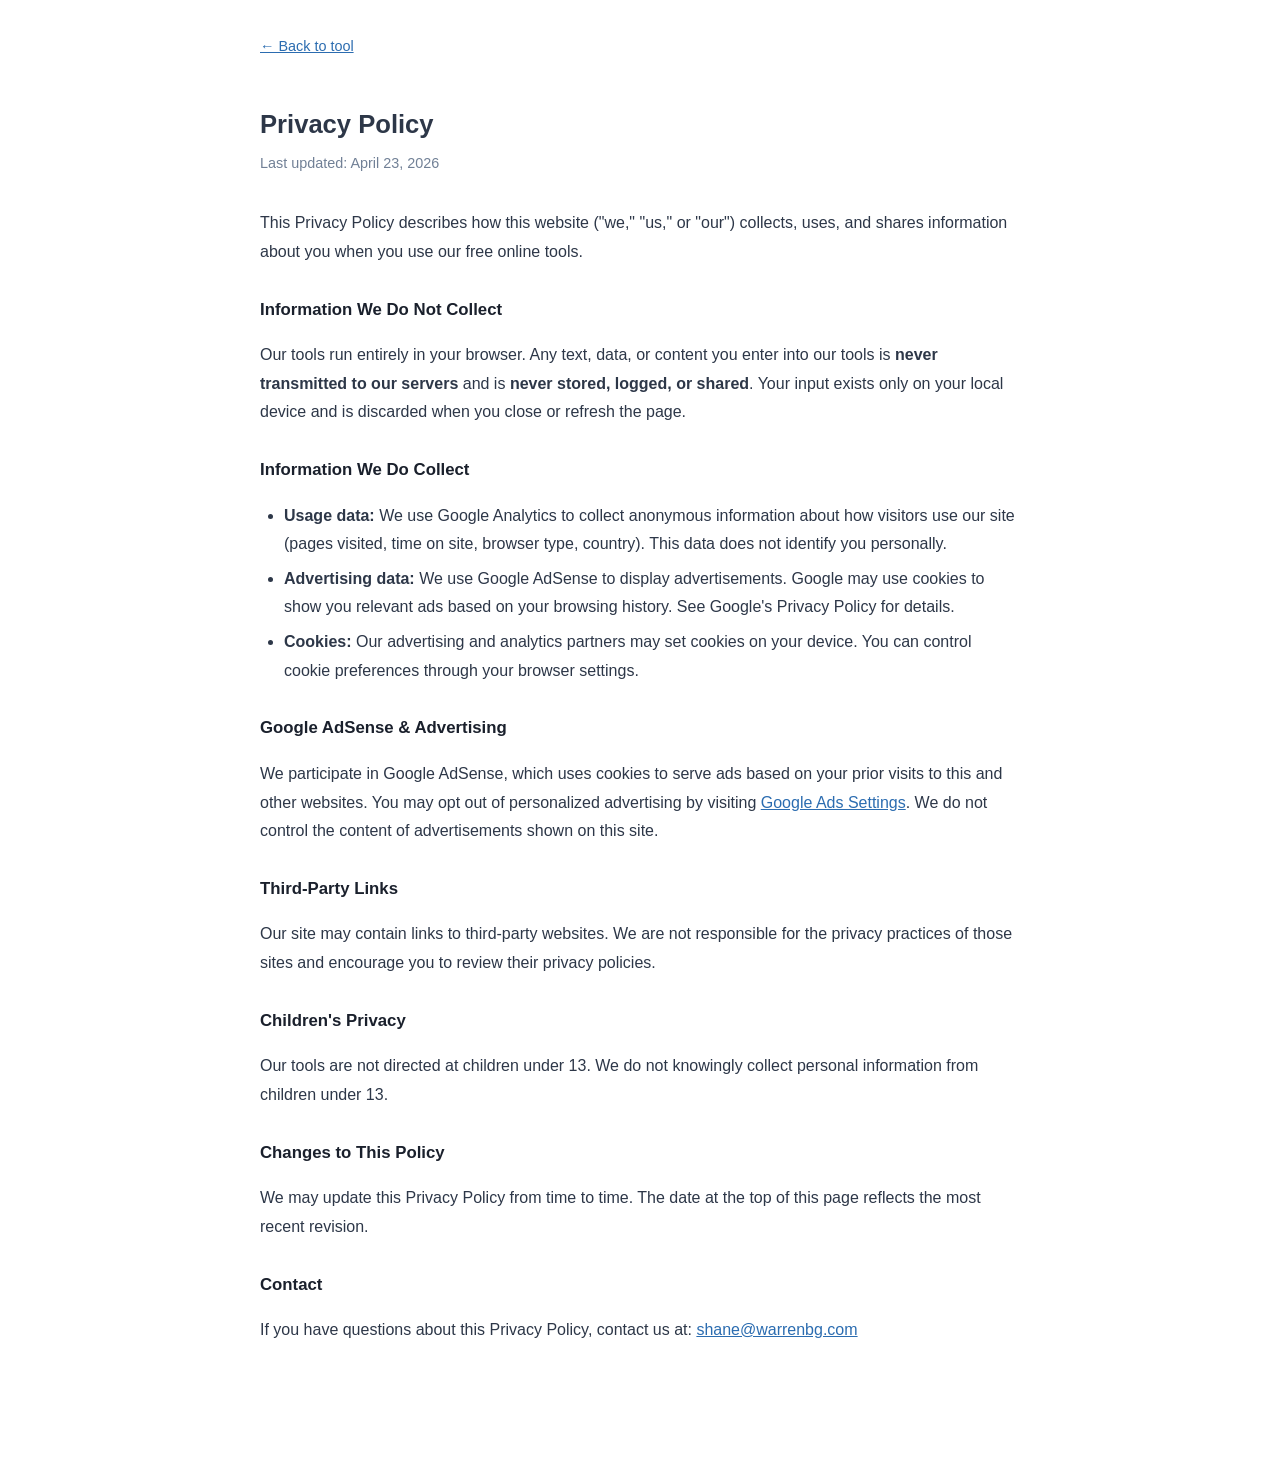
<file: privacy.html>
<!DOCTYPE html>
<html lang="en">
<head>
  <meta charset="UTF-8">
  <meta name="viewport" content="width=device-width, initial-scale=1.0">
  <title>Privacy Policy</title>
  <style>
    body { font-family: -apple-system, BlinkMacSystemFont, 'Segoe UI', Roboto, sans-serif; max-width: 760px; margin: 2rem auto; padding: 0 1.5rem 4rem; color: #2d3748; line-height: 1.8; }
    h1 { font-size: 1.6rem; margin-bottom: 0.25rem; }
    .date { color: #718096; font-size: 0.9rem; margin-bottom: 2rem; }
    h2 { font-size: 1.05rem; margin: 1.75rem 0 0.5rem; color: #1a202c; }
    p, ul { margin-bottom: 1rem; }
    ul { padding-left: 1.5rem; }
    li { margin-bottom: 0.35rem; }
    a { color: #2b6cb0; }
    .back { display: inline-block; margin-bottom: 1.5rem; font-size: 0.9rem; }
  </style>
</head>
<body>
  <a href="/" class="back">← Back to tool</a>
  <h1>Privacy Policy</h1>
  <div class="date">Last updated: April 23, 2026</div>

  <p>This Privacy Policy describes how this website ("we," "us," or "our") collects, uses, and shares information about you when you use our free online tools.</p>

  <h2>Information We Do Not Collect</h2>
  <p>Our tools run entirely in your browser. Any text, data, or content you enter into our tools is <strong>never transmitted to our servers</strong> and is <strong>never stored, logged, or shared</strong>. Your input exists only on your local device and is discarded when you close or refresh the page.</p>

  <h2>Information We Do Collect</h2>
  <ul>
    <li><strong>Usage data:</strong> We use Google Analytics to collect anonymous information about how visitors use our site (pages visited, time on site, browser type, country). This data does not identify you personally.</li>
    <li><strong>Advertising data:</strong> We use Google AdSense to display advertisements. Google may use cookies to show you relevant ads based on your browsing history. See Google's Privacy Policy for details.</li>
    <li><strong>Cookies:</strong> Our advertising and analytics partners may set cookies on your device. You can control cookie preferences through your browser settings.</li>
  </ul>

  <h2>Google AdSense & Advertising</h2>
  <p>We participate in Google AdSense, which uses cookies to serve ads based on your prior visits to this and other websites. You may opt out of personalized advertising by visiting <a href="https://www.google.com/settings/ads" target="_blank" rel="noopener">Google Ads Settings</a>. We do not control the content of advertisements shown on this site.</p>

  <h2>Third-Party Links</h2>
  <p>Our site may contain links to third-party websites. We are not responsible for the privacy practices of those sites and encourage you to review their privacy policies.</p>

  <h2>Children's Privacy</h2>
  <p>Our tools are not directed at children under 13. We do not knowingly collect personal information from children under 13.</p>

  <h2>Changes to This Policy</h2>
  <p>We may update this Privacy Policy from time to time. The date at the top of this page reflects the most recent revision.</p>

  <h2>Contact</h2>
  <p>If you have questions about this Privacy Policy, contact us at: <a href="mailto:shane@warrenbg.com">shane@warrenbg.com</a></p>
</body>
</html>
</file>
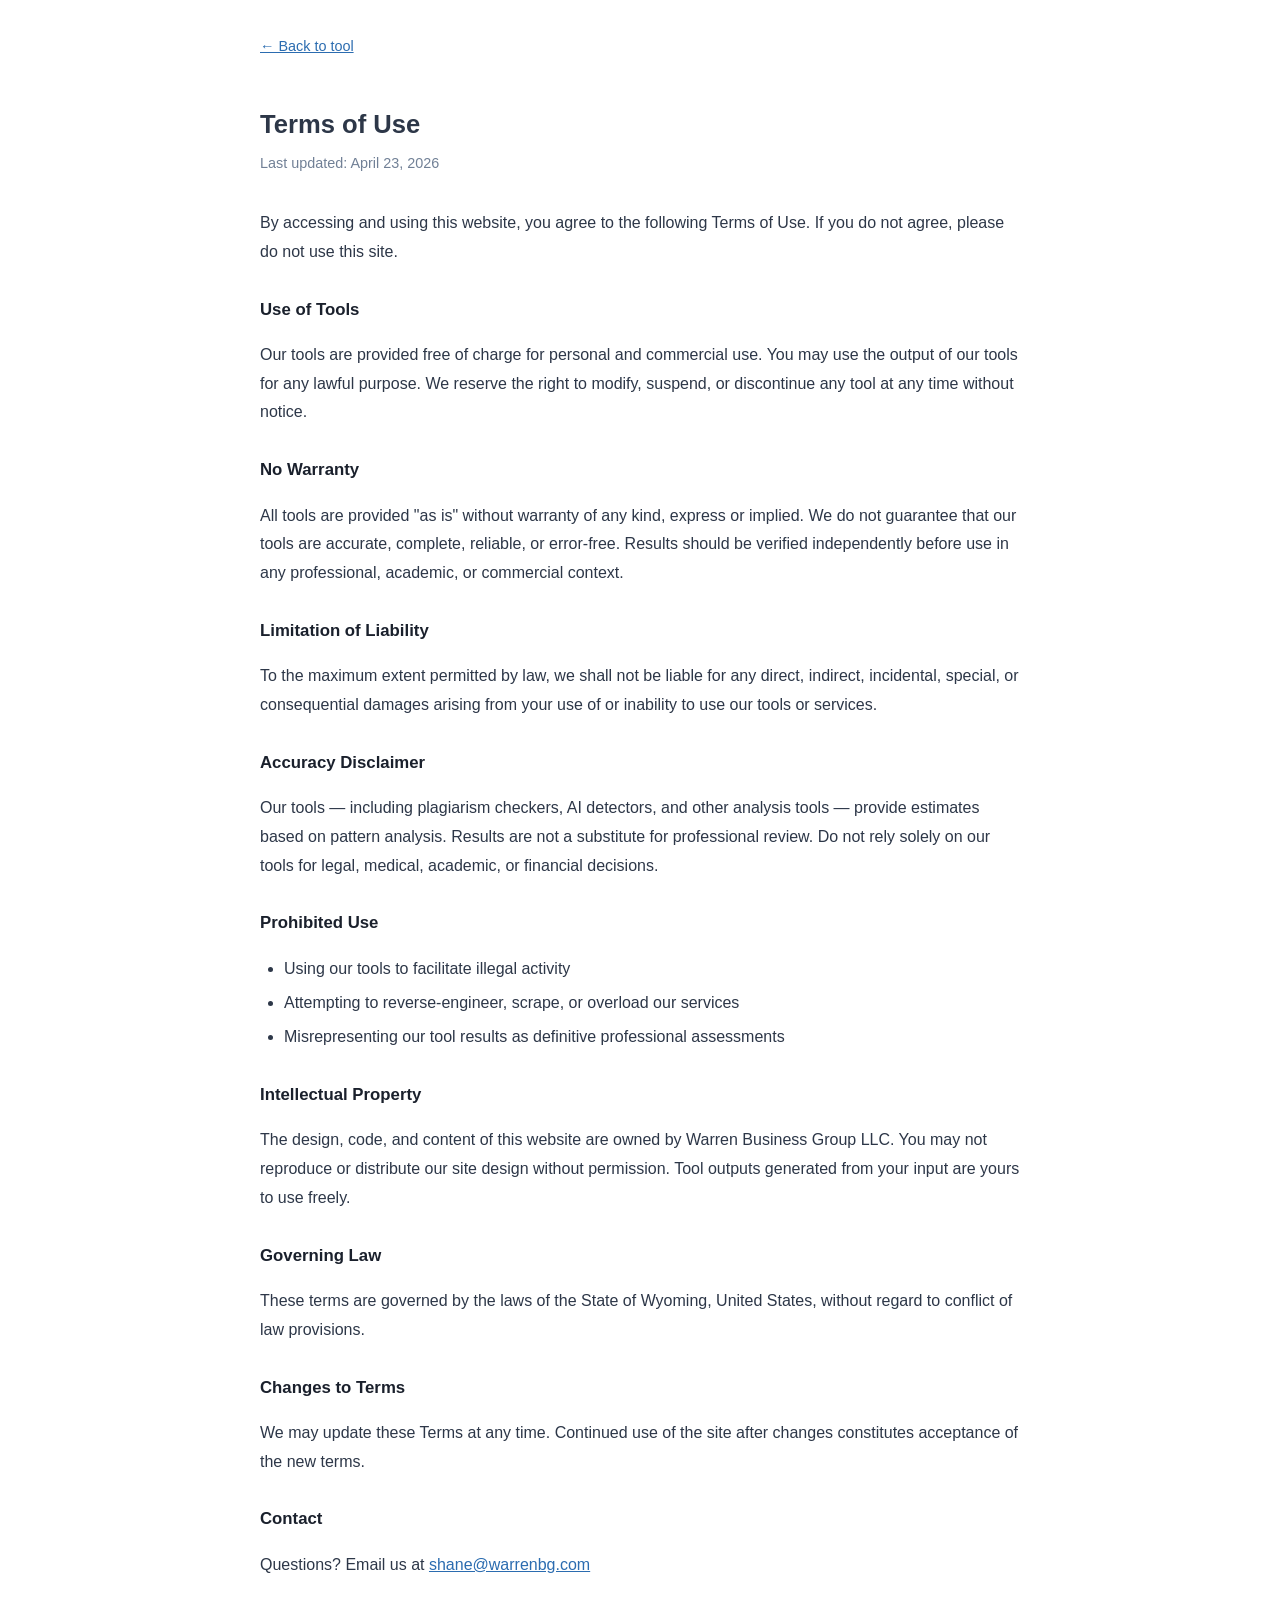
<file: terms.html>
<!DOCTYPE html>
<html lang="en">
<head>
  <meta charset="UTF-8">
  <meta name="viewport" content="width=device-width, initial-scale=1.0">
  <title>Terms of Use</title>
  <style>
    body { font-family: -apple-system, BlinkMacSystemFont, 'Segoe UI', Roboto, sans-serif; max-width: 760px; margin: 2rem auto; padding: 0 1.5rem 4rem; color: #2d3748; line-height: 1.8; }
    h1 { font-size: 1.6rem; margin-bottom: 0.25rem; }
    .date { color: #718096; font-size: 0.9rem; margin-bottom: 2rem; }
    h2 { font-size: 1.05rem; margin: 1.75rem 0 0.5rem; color: #1a202c; }
    p, ul { margin-bottom: 1rem; }
    ul { padding-left: 1.5rem; }
    li { margin-bottom: 0.35rem; }
    a { color: #2b6cb0; }
    .back { display: inline-block; margin-bottom: 1.5rem; font-size: 0.9rem; }
  </style>
</head>
<body>
  <a href="/" class="back">← Back to tool</a>
  <h1>Terms of Use</h1>
  <div class="date">Last updated: April 23, 2026</div>

  <p>By accessing and using this website, you agree to the following Terms of Use. If you do not agree, please do not use this site.</p>

  <h2>Use of Tools</h2>
  <p>Our tools are provided free of charge for personal and commercial use. You may use the output of our tools for any lawful purpose. We reserve the right to modify, suspend, or discontinue any tool at any time without notice.</p>

  <h2>No Warranty</h2>
  <p>All tools are provided "as is" without warranty of any kind, express or implied. We do not guarantee that our tools are accurate, complete, reliable, or error-free. Results should be verified independently before use in any professional, academic, or commercial context.</p>

  <h2>Limitation of Liability</h2>
  <p>To the maximum extent permitted by law, we shall not be liable for any direct, indirect, incidental, special, or consequential damages arising from your use of or inability to use our tools or services.</p>

  <h2>Accuracy Disclaimer</h2>
  <p>Our tools — including plagiarism checkers, AI detectors, and other analysis tools — provide estimates based on pattern analysis. Results are not a substitute for professional review. Do not rely solely on our tools for legal, medical, academic, or financial decisions.</p>

  <h2>Prohibited Use</h2>
  <ul>
    <li>Using our tools to facilitate illegal activity</li>
    <li>Attempting to reverse-engineer, scrape, or overload our services</li>
    <li>Misrepresenting our tool results as definitive professional assessments</li>
  </ul>

  <h2>Intellectual Property</h2>
  <p>The design, code, and content of this website are owned by Warren Business Group LLC. You may not reproduce or distribute our site design without permission. Tool outputs generated from your input are yours to use freely.</p>

  <h2>Governing Law</h2>
  <p>These terms are governed by the laws of the State of Wyoming, United States, without regard to conflict of law provisions.</p>

  <h2>Changes to Terms</h2>
  <p>We may update these Terms at any time. Continued use of the site after changes constitutes acceptance of the new terms.</p>

  <h2>Contact</h2>
  <p>Questions? Email us at <a href="mailto:shane@warrenbg.com">shane@warrenbg.com</a></p>
</body>
</html>
</file>
<file: assets/site.css>
/* VerifiedExpatSuppliers.com — design system
   Editorial-meets-SaaS. Display serif (Fraunces) + clean sans (Inter).
   Warm Mediterranean palette: ivory paper, ink, clay, sage, brass.
   Mobile-first: every rule below is the phone rule; media queries scale up. */

*, *::before, *::after { box-sizing: border-box; margin: 0; padding: 0; }

:root {
  /* palette */
  --paper:      #FBF8F3;
  --paper-2:    #F4EFE6;
  --sand:       #E9E0D1;
  --ink:        #16211E;
  --ink-2:      #2C3A36;
  --body:       #55635E;
  --muted:      #7C8983;
  --line:       #E2DACD;
  --line-2:     #CFC4B2;
  --clay:       #B4542E;
  --clay-dk:    #93401F;
  --clay-soft:  #F6EAE3;
  --sage:       #4E6B5A;
  --sage-soft:  #E7EEE8;
  --brass:      #B08532;
  --white:      #FFFFFF;

  --shadow-sm: 0 1px 2px rgba(22,33,30,.05), 0 6px 16px -10px rgba(22,33,30,.18);
  --shadow:    0 1px 2px rgba(22,33,30,.05), 0 18px 38px -22px rgba(22,33,30,.35);
  --shadow-lg: 0 2px 6px rgba(22,33,30,.06), 0 40px 70px -34px rgba(22,33,30,.45);

  --r-sm: 10px;
  --r:    16px;
  --r-lg: 24px;

  --serif: 'Fraunces', 'Iowan Old Style', 'Palatino Linotype', Palatino, Georgia, serif;
  --sans:  'Inter', -apple-system, BlinkMacSystemFont, 'Segoe UI', Roboto, sans-serif;

  --pad: 1.25rem;
}

html { -webkit-text-size-adjust: 100%; scroll-behavior: smooth; }

body {
  font-family: var(--sans);
  background: var(--paper);
  color: var(--body);
  line-height: 1.68;
  font-size: 1rem;
  -webkit-font-smoothing: antialiased;
  -moz-osx-font-smoothing: grayscale;
}

h1, h2, h3, h4 { font-family: var(--serif); color: var(--ink); line-height: 1.15; font-weight: 600; letter-spacing: -0.015em; }
h1 { font-size: clamp(2rem, 7vw, 3.4rem); font-variation-settings: 'SOFT' 0, 'WONK' 1, 'opsz' 40; }
h2 { font-size: clamp(1.45rem, 4.2vw, 2.1rem); }
h3 { font-size: 1.12rem; }

a { color: var(--clay); text-decoration-thickness: 1px; text-underline-offset: 2px; }
a:hover { color: var(--clay-dk); }
strong, b { color: var(--ink-2); font-weight: 600; }
img, svg { max-width: 100%; height: auto; display: block; }

.shell   { max-width: 1120px; margin: 0 auto; padding-inline: var(--pad); }
.shell-n { max-width: 760px;  margin: 0 auto; padding-inline: var(--pad); }

/* ───────────────────────── header ───────────────────────── */
.site-head {
  position: sticky; top: 0; z-index: 60;
  background: rgba(251,248,243,.86);
  backdrop-filter: saturate(180%) blur(14px);
  -webkit-backdrop-filter: saturate(180%) blur(14px);
  border-bottom: 1px solid var(--line);
}
.head-in { display: flex; align-items: center; justify-content: space-between; gap: 1rem; min-height: 60px; }
.logo { display: flex; align-items: center; gap: .55rem; text-decoration: none; flex-shrink: 0; }
.logo-mark { width: 30px; height: 30px; flex-shrink: 0; }
.logo-txt { font-family: var(--serif); font-weight: 600; font-size: 1.02rem; color: var(--ink); letter-spacing: -.02em; line-height: 1.1; }
.logo-txt em { font-style: normal; color: var(--clay); }
.head-nav { display: flex; align-items: center; gap: 1.1rem; }
.head-nav a { font-size: .875rem; font-weight: 500; color: var(--body); text-decoration: none; white-space: nowrap; }
.head-nav a:hover { color: var(--clay); }
.head-nav .nav-hide { display: none; }
@media (min-width: 820px) { .head-nav .nav-hide { display: inline; } }

/* ───────────────────────── buttons ───────────────────────── */
.btn {
  display: inline-flex; align-items: center; justify-content: center; gap: .45rem;
  font-family: var(--sans); font-weight: 600; font-size: .95rem; line-height: 1;
  padding: .85rem 1.5rem; border-radius: 99px; border: 1.5px solid transparent;
  text-decoration: none; cursor: pointer; transition: transform .16s, background .16s, box-shadow .16s, color .16s;
  text-align: center;
}
.btn:hover { transform: translateY(-1px); }
.btn-primary { background: var(--clay); color: var(--white); box-shadow: 0 12px 26px -14px rgba(180,84,46,.9); }
.btn-primary:hover { background: var(--clay-dk); color: var(--white); }
.btn-ink     { background: var(--ink); color: var(--white); }
.btn-ink:hover { background: var(--ink-2); color: var(--white); }
.btn-outline { border-color: var(--line-2); color: var(--ink); background: transparent; }
.btn-outline:hover { border-color: var(--ink); color: var(--ink); background: rgba(22,33,30,.03); }
.btn-light   { background: rgba(255,255,255,.14); border-color: rgba(255,255,255,.34); color: #fff; }
.btn-light:hover { background: rgba(255,255,255,.24); color: #fff; }
.btn-sm { padding: .62rem 1.1rem; font-size: .87rem; }
.btn-block { display: flex; width: 100%; }

/* ───────────────────────── hero ───────────────────────── */
.hero { position: relative; overflow: hidden; background: var(--ink); color: #EDE7DC; }
.hero::before {
  content: ""; position: absolute; inset: -30% -20% auto -20%; height: 560px; pointer-events: none;
  background:
    radial-gradient(48% 52% at 20% 24%, rgba(180,84,46,.40) 0%, transparent 64%),
    radial-gradient(42% 46% at 84% 8%, rgba(78,107,90,.42) 0%, transparent 66%),
    radial-gradient(38% 40% at 60% 92%, rgba(176,133,50,.22) 0%, transparent 68%);
}
.hero-in { position: relative; padding-block: 3.5rem 3rem; }
@media (min-width: 820px) { .hero-in { padding-block: 5.5rem 4.5rem; } }
.hero h1 { color: #FCF9F4; max-width: 16ch; margin-bottom: 1.1rem; }
.hero h1 .accent { color: #E8A882; font-style: italic; }
.hero-lede { color: #BFC9C3; font-size: 1.05rem; max-width: 54ch; }
@media (min-width: 820px) { .hero-lede { font-size: 1.16rem; } }

.pill {
  display: inline-flex; align-items: center; gap: .5rem;
  font-size: .74rem; font-weight: 700; letter-spacing: .1em; text-transform: uppercase;
  padding: .4rem .9rem; border-radius: 99px; margin-bottom: 1.2rem;
}
.pill-open { color: #A8D8B9; background: rgba(120,200,150,.12); border: 1px solid rgba(120,200,150,.32); }
.pill-open .dot { width: 7px; height: 7px; border-radius: 50%; background: #6EE7A0; box-shadow: 0 0 0 3px rgba(110,231,160,.22); }
.pill-quiet { color: var(--clay); background: var(--clay-soft); border: 1px solid rgba(180,84,46,.22); }

.hero-ctas { display: flex; flex-direction: column; gap: .7rem; margin-top: 1.9rem; }
@media (min-width: 560px) { .hero-ctas { flex-direction: row; flex-wrap: wrap; } }

.chips { display: flex; flex-wrap: wrap; gap: .4rem; margin-top: 1.8rem; }
.chip {
  font-size: .76rem; font-weight: 600; letter-spacing: .01em;
  padding: .34rem .8rem; border-radius: 99px;
  color: #D8CFC0; background: rgba(255,255,255,.07); border: 1px solid rgba(255,255,255,.15);
}
.chips-light .chip { color: var(--sage); background: var(--sage-soft); border-color: rgba(78,107,90,.2); }

/* ───────────────────────── sections ───────────────────────── */
.section { padding-block: 3.25rem; }
@media (min-width: 820px) { .section { padding-block: 4.5rem; } }
.section-alt { background: var(--paper-2); }
.eyebrow { font-size: .72rem; font-weight: 700; letter-spacing: .13em; text-transform: uppercase; color: var(--clay); margin-bottom: .6rem; }
.section-head { margin-bottom: 2rem; max-width: 62ch; }
.section-head p { margin-top: .6rem; }
.rule { height: 1px; background: var(--line); border: 0; margin-block: 2.5rem; }

/* ───────────────────────── country cards ───────────────────────── */
.country-grid { display: grid; gap: 1rem; grid-template-columns: 1fr; }
@media (min-width: 640px) { .country-grid { grid-template-columns: repeat(2, 1fr); } }
@media (min-width: 1000px) { .country-grid { grid-template-columns: repeat(4, 1fr); } }

.country-card {
  position: relative; display: flex; flex-direction: column; overflow: hidden;
  background: var(--white); border: 1px solid var(--line); border-radius: var(--r);
  text-decoration: none; color: inherit; box-shadow: var(--shadow-sm);
  transition: transform .2s, box-shadow .2s, border-color .2s;
}
.country-card:hover { transform: translateY(-4px); box-shadow: var(--shadow-lg); border-color: var(--line-2); }
.country-art { display: block; width: 100%; aspect-ratio: 16 / 9; background: var(--sand); }
.country-body { padding: 1.15rem 1.2rem 1.3rem; display: flex; flex-direction: column; flex: 1; }
.country-name { font-family: var(--serif); font-size: 1.2rem; font-weight: 600; color: var(--ink); margin-bottom: .3rem; }
.country-sub { font-size: .86rem; color: var(--muted); flex: 1; margin-bottom: .9rem; }
.country-meta { display: flex; flex-wrap: wrap; gap: .35rem; margin-bottom: .9rem; }
.tagx { font-size: .68rem; font-weight: 700; letter-spacing: .04em; text-transform: uppercase; padding: .2rem .5rem; border-radius: 5px; background: var(--sage-soft); color: var(--sage); }
.tagx-clay { background: var(--clay-soft); color: var(--clay); }
.country-go { font-size: .86rem; font-weight: 600; color: var(--clay); }

/* ───────────────────────── cards / panels ───────────────────────── */
.panel { background: var(--white); border: 1px solid var(--line); border-radius: var(--r); padding: 1.5rem; box-shadow: var(--shadow-sm); }
@media (min-width: 700px) { .panel { padding: 2rem; } }
.panel-quiet { background: var(--paper-2); box-shadow: none; }

.feature { display: grid; gap: 1.25rem; grid-template-columns: 1fr; }
@media (min-width: 760px) { .feature { grid-template-columns: repeat(3, 1fr); } }
.feature-item h3 { margin-bottom: .35rem; }
.feature-item p { font-size: .9rem; }
.feature-num { font-family: var(--serif); font-size: 1.6rem; color: var(--clay); line-height: 1; margin-bottom: .5rem; display: block; }

/* ───────────────────────── sample supplier card ───────────────────────── */
.sample-wrap { position: relative; }
.sample-flag {
  display: inline-flex; align-items: center; gap: .4rem;
  font-size: .7rem; font-weight: 800; letter-spacing: .11em; text-transform: uppercase;
  color: var(--brass); background: #FBF3DF; border: 1px dashed #D9BE79;
  padding: .34rem .8rem; border-radius: 99px; margin-bottom: .75rem;
}
.supplier-card {
  background: var(--white); border: 1px solid var(--line); border-radius: var(--r);
  padding: 1.35rem; box-shadow: var(--shadow); position: relative; overflow: hidden;
}
.supplier-card::before { content: ""; position: absolute; inset: 0 auto 0 0; width: 4px; background: linear-gradient(180deg, var(--clay), var(--brass)); }
.sc-top { display: flex; gap: .9rem; align-items: flex-start; margin-bottom: .7rem; }
.sc-avatar {
  width: 46px; height: 46px; border-radius: 11px; flex-shrink: 0;
  background: var(--sand); border: 1px dashed var(--line-2);
  display: grid; place-items: center; font-size: .62rem; font-weight: 800;
  letter-spacing: .06em; text-transform: uppercase; color: var(--muted); text-align: center; line-height: 1.15;
}
.sc-name { font-family: var(--serif); font-size: 1.06rem; font-weight: 600; color: var(--ink); }
.sc-where { font-size: .8rem; color: var(--muted); }
.sc-blurb { font-size: .89rem; margin-bottom: .8rem; }
.sc-row { display: flex; flex-wrap: wrap; gap: .8rem; font-size: .85rem; margin-bottom: .9rem; }
.sc-row span { color: var(--ink-2); font-weight: 500; }
.sc-verified { display: inline-flex; align-items: center; gap: .35rem; font-size: .78rem; font-weight: 600; color: var(--sage); background: var(--sage-soft); padding: .25rem .6rem; border-radius: 6px; }
.sc-disclosure {
  display: block; margin-top: .9rem; padding-top: .75rem; border-top: 1px solid var(--line);
  font-size: .74rem; color: var(--muted); font-style: italic;
}
.sc-empty {
  border: 1px dashed var(--line-2); border-radius: var(--r); padding: 1.4rem;
  text-align: center; color: var(--muted); font-size: .9rem; font-weight: 500; background: var(--paper-2);
}

/* ───────────────────────── calculator ───────────────────────── */
.calc { background: var(--white); border: 1px solid var(--line); border-radius: var(--r-lg); padding: 1.4rem; box-shadow: var(--shadow); }
@media (min-width: 700px) { .calc { padding: 2rem; } }
.calc-label { display: block; font-size: .82rem; font-weight: 600; color: var(--ink-2); margin-bottom: .4rem; }
.calc-field { margin-bottom: 1.15rem; }
.calc-hint { font-size: .78rem; color: var(--muted); margin-top: .35rem; }
.input, select.input {
  width: 100%; font-family: var(--sans); font-size: 1rem; color: var(--ink);
  background: var(--paper); border: 1.5px solid var(--line-2); border-radius: var(--r-sm);
  padding: .8rem .95rem; outline: none; transition: border-color .15s, box-shadow .15s;
  -webkit-appearance: none; appearance: none;
}
select.input { background-image: url("data:image/svg+xml;charset=UTF-8,%3csvg xmlns='http://www.w3.org/2000/svg' viewBox='0 0 24 24' fill='none' stroke='%2355635E' stroke-width='2' stroke-linecap='round'%3e%3cpath d='m6 9 6 6 6-6'/%3e%3c/svg%3e"); background-repeat: no-repeat; background-position: right .8rem center; background-size: 18px; padding-right: 2.4rem; }
.input:focus { border-color: var(--clay); box-shadow: 0 0 0 4px rgba(180,84,46,.13); }
.input-money { position: relative; }
.input-money .cur { position: absolute; left: .95rem; top: 50%; transform: translateY(-50%); color: var(--muted); font-weight: 600; pointer-events: none; }
.input-money .input { padding-left: 2.1rem; }

.calc-out { margin-top: 1.5rem; }
.calc-headline { background: var(--ink); color: #F3EEE4; border-radius: var(--r); padding: 1.4rem; text-align: center; }
.calc-headline .k { font-size: .78rem; letter-spacing: .09em; text-transform: uppercase; color: #A6B2AC; margin-bottom: .3rem; }
.calc-headline .v { font-family: var(--serif); font-size: clamp(2rem, 8vw, 2.8rem); font-weight: 600; color: #fff; line-height: 1.05; }
.calc-headline .s { font-size: .84rem; color: #BFC9C3; margin-top: .4rem; }
.calc-rows { margin-top: 1rem; border: 1px solid var(--line); border-radius: var(--r-sm); overflow: hidden; }
.calc-row { display: flex; justify-content: space-between; align-items: baseline; gap: 1rem; padding: .72rem .95rem; font-size: .9rem; background: var(--white); border-bottom: 1px solid var(--line); }
.calc-row:last-child { border-bottom: 0; }
.calc-row .rk { color: var(--body); }
.calc-row .rv { font-weight: 700; color: var(--ink); font-variant-numeric: tabular-nums; white-space: nowrap; }
.calc-row-alt { background: var(--paper-2); }
.calc-row-total { background: var(--sage-soft); }
.calc-row-total .rk, .calc-row-total .rv { color: var(--sage); font-weight: 700; }

.compare { display: grid; gap: .75rem; grid-template-columns: 1fr; margin-top: 1rem; }
@media (min-width: 620px) { .compare { grid-template-columns: 1fr 1fr; } }
.compare-cell { border: 1px solid var(--line); border-radius: var(--r-sm); padding: 1rem; background: var(--white); }
.compare-cell.now { border-color: var(--line-2); }
.compare-cell.after { border-color: rgba(180,84,46,.4); background: var(--clay-soft); }
.compare-cell .ck { font-size: .74rem; font-weight: 700; letter-spacing: .07em; text-transform: uppercase; color: var(--muted); margin-bottom: .3rem; }
.compare-cell.after .ck { color: var(--clay); }
.compare-cell .cv { font-family: var(--serif); font-size: 1.6rem; color: var(--ink); font-weight: 600; line-height: 1.1; }
.compare-delta { margin-top: 1rem; padding: .9rem 1rem; border-radius: var(--r-sm); background: var(--ink); color: #F3EEE4; font-size: .92rem; text-align: center; }
.compare-delta b { color: #E8A882; }

.calc-note { font-size: .8rem; font-style: italic; color: var(--muted); margin-top: 1rem; }
.calc-sources { margin-top: 1.1rem; font-size: .82rem; }
.calc-sources summary { cursor: pointer; font-weight: 600; color: var(--ink-2); font-style: normal; }
.calc-sources ul { margin: .7rem 0 0 1.1rem; }
.calc-sources li { margin-bottom: .4rem; }

/* ───────────────────────── prose ───────────────────────── */
.prose p { margin-bottom: 1rem; }
.prose h2 { margin: 2.4rem 0 .7rem; padding-top: 1.3rem; border-top: 1px solid var(--line); }
.prose h3 { margin: 1.6rem 0 .45rem; font-family: var(--sans); font-weight: 700; font-size: 1.02rem; color: var(--ink); }
.prose ul, .prose ol { margin: 0 0 1.1rem 1.25rem; }
.prose li { margin-bottom: .5rem; }
.prose table { width: 100%; border-collapse: collapse; font-size: .89rem; margin-bottom: 1.1rem; display: block; overflow-x: auto; white-space: nowrap; }
@media (min-width: 760px) { .prose table { display: table; white-space: normal; } }
.prose th, .prose td { text-align: left; padding: .65rem .75rem; border-bottom: 1px solid var(--line); vertical-align: top; }
.prose th { font-size: .72rem; text-transform: uppercase; letter-spacing: .06em; color: var(--clay); font-weight: 700; }
.prose blockquote { border-left: 3px solid var(--clay); padding-left: 1rem; font-style: italic; color: var(--ink-2); margin-bottom: 1rem; }
.callout { background: var(--sage-soft); border-left: 4px solid var(--sage); border-radius: 0 var(--r-sm) var(--r-sm) 0; padding: 1.05rem 1.2rem; margin: 1.5rem 0; font-size: .93rem; }
.callout-clay { background: var(--clay-soft); border-left-color: var(--clay); }
.callout p:last-child { margin-bottom: 0; }
.legal-line { font-size: .83rem; font-style: italic; color: var(--muted); margin: -.3rem 0 1.1rem; }

/* ───────────────────────── supplier band ───────────────────────── */
.band { background: var(--ink); color: #E5DFD4; position: relative; overflow: hidden; }
.band::before { content: ""; position: absolute; inset: auto -10% -60% -10%; height: 420px; background: radial-gradient(50% 60% at 50% 100%, rgba(180,84,46,.34) 0%, transparent 70%); }
.band-in { position: relative; padding-block: 3.25rem; text-align: center; }
.band h2 { color: #FCF9F4; margin-bottom: .7rem; }
.band p { color: #BFC9C3; max-width: 58ch; margin-inline: auto; }

/* ───────────────────────── footer ───────────────────────── */
.site-foot { background: #101A17; color: #8D9993; font-size: .85rem; padding-block: 2.75rem 2rem; }
.foot-cols { display: grid; gap: 1.6rem; grid-template-columns: 1fr; margin-bottom: 2rem; }
@media (min-width: 620px) { .foot-cols { grid-template-columns: repeat(2, 1fr); } }
@media (min-width: 900px) { .foot-cols { grid-template-columns: 1.4fr 1fr 1fr 1fr; } }
.foot-cols h4 { font-family: var(--sans); font-size: .74rem; font-weight: 700; letter-spacing: .1em; text-transform: uppercase; color: #E5DFD4; margin-bottom: .7rem; }
.foot-cols a { display: block; color: #8D9993; text-decoration: none; padding: .18rem 0; }
.foot-cols a:hover { color: #fff; }
.foot-brand p { font-size: .85rem; color: #8D9993; max-width: 34ch; }
.foot-small { border-top: 1px solid #1F2C28; padding-top: 1.3rem; font-size: .77rem; color: #6F7C76; line-height: 1.65; }
.foot-small p { margin-bottom: .55rem; }
.foot-small a { color: #A7B3AD; }
.foot-base { margin-top: 1.2rem; font-size: .78rem; }

/* ───────────────────────── misc ───────────────────────── */
.crumb { font-size: .82rem; color: var(--muted); margin-bottom: 1rem; }
.crumb a { color: var(--muted); text-decoration: none; }
.crumb a:hover { color: var(--clay); }
.visually-hidden { position: absolute; width: 1px; height: 1px; overflow: hidden; clip: rect(0 0 0 0); white-space: nowrap; }
@media (prefers-reduced-motion: reduce) {
  html { scroll-behavior: auto; }
  * { transition: none !important; animation: none !important; }
}

/* ───────────────────────── legacy content classes ─────────────────────────
   The four country guides, /for-suppliers and /pricing were authored against
   the previous stylesheet. These rules map their markup onto the new system
   so the content renders correctly without rewriting every page by hand. */
.wrap { max-width: 760px; margin: 0 auto; padding: 2.25rem var(--pad) 3rem; }
.standfirst { font-size: 1.06rem; color: var(--body); margin-bottom: 1.4rem; }
.wrap h2 { margin: 2.4rem 0 .7rem; padding-top: 1.3rem; border-top: 1px solid var(--line); }
.wrap h2:first-of-type { }
.wrap h3 { margin: 1.6rem 0 .45rem; font-family: var(--sans); font-weight: 700; font-size: 1.02rem; color: var(--ink); }
.wrap p { margin-bottom: 1rem; }
.wrap ul, .wrap ol { margin: 0 0 1.1rem 1.25rem; }
.wrap li { margin-bottom: .5rem; }
.wrap table { width: 100%; border-collapse: collapse; font-size: .89rem; margin-bottom: 1.1rem; display: block; overflow-x: auto; }
@media (min-width: 760px) { .wrap table { display: table; } }
.wrap th, .wrap td { text-align: left; padding: .65rem .75rem; border-bottom: 1px solid var(--line); vertical-align: top; }
.wrap th { font-size: .72rem; text-transform: uppercase; letter-spacing: .06em; color: var(--clay); font-weight: 700; }
.slot { background: var(--white); border: 1px solid var(--line); border-left: 4px solid var(--clay); border-radius: var(--r); padding: 1.4rem; margin: 1.75rem 0 2rem; box-shadow: var(--shadow-sm); }
.slot h2 { border-top: none !important; margin-top: 0 !important; padding-top: 0 !important; }
.slot .empty { display: none; }
.open-note { display: inline-flex; align-items: center; gap: .45rem; font-size: .74rem; font-weight: 700; letter-spacing: .08em; text-transform: uppercase; color: var(--sage); background: var(--sage-soft); border: 1px solid rgba(78,107,90,.28); padding: .34rem .8rem; border-radius: 99px; margin-bottom: .8rem; }
.slot .chips { margin-top: .9rem; margin-bottom: 1rem; }
.slot .chip { color: var(--sage); background: var(--sage-soft); border-color: rgba(78,107,90,.2); }
.guide-lead { border-top: 1px solid var(--line); margin-top: 2.5rem; padding-top: 1.75rem; }
.guide-lead h2 { border-top: none !important; padding-top: 0 !important; margin-top: 0 !important; }
.disclaimer { background: var(--paper-2); border-left: 3px solid var(--line-2); border-radius: 0 var(--r-sm) var(--r-sm) 0; padding: 1rem 1.15rem; font-size: .82rem; color: var(--muted); margin: 2.25rem 0 1.4rem; }
.disclaimer strong { color: var(--body); }
.sources { background: var(--paper-2); border: 1px solid var(--line); border-radius: var(--r); padding: 1.3rem; margin-top: 2.25rem; font-size: .86rem; }
.sources h2 { border-top: none !important; padding-top: 0 !important; margin-top: 0 !important; font-size: 1.1rem; }
.mistake { background: var(--clay-soft); border-left: 3px solid var(--clay); border-radius: 0 var(--r-sm) var(--r-sm) 0; padding: .9rem 1.1rem; margin-bottom: .8rem; }
.mistake b { display: block; color: var(--ink); font-family: var(--serif); font-size: 1rem; margin-bottom: .2rem; }
.mistake span { font-size: .89rem; }
.callout-box, .honest { border-left: 4px solid var(--clay); }
.back-link { font-size: .84rem; color: var(--muted); text-decoration: none; }
.back-link:hover { color: var(--clay); }
.calc-cta { display: block; background: var(--ink); color: #F3EEE4; border-radius: var(--r); padding: 1.3rem 1.4rem; text-decoration: none; margin: 1.75rem 0; transition: transform .18s, box-shadow .18s; }
.calc-cta:hover { transform: translateY(-2px); box-shadow: var(--shadow-lg); color: #fff; }
.calc-cta .k { font-size: .72rem; font-weight: 700; letter-spacing: .11em; text-transform: uppercase; color: #E8A882; margin-bottom: .35rem; }
.calc-cta .t { font-family: var(--serif); font-size: 1.24rem; color: #fff; margin-bottom: .3rem; }
.calc-cta .d { font-size: .88rem; color: #BFC9C3; }

/* ───────────────────────── free community listings ─────────────────────────
   Visually distinct from paid supplier categories on purpose. These are never
   sold, so they must never look like the ones that are. */
.chip-free { color: var(--sage); background: rgba(120,200,150,.13); border-color: rgba(120,200,150,.34); }
.chips-light .chip-free { color: var(--sage); background: var(--sage-soft); border-color: rgba(78,107,90,.3); }
.free-band { background: var(--sage-soft); border: 1px solid rgba(78,107,90,.22); border-radius: var(--r); padding: 1.4rem; }
@media (min-width: 700px) { .free-band { padding: 1.9rem; } }
.free-tag { display: inline-flex; align-items: center; gap: .4rem; font-size: .7rem; font-weight: 800; letter-spacing: .1em; text-transform: uppercase; color: var(--sage); background: #fff; border: 1px solid rgba(78,107,90,.3); padding: .32rem .78rem; border-radius: 99px; margin-bottom: .8rem; }
.free-band h3 { margin-bottom: .5rem; }
.free-band p { margin-bottom: .8rem; }
.free-band p:last-child { margin-bottom: 0; }
</file>
